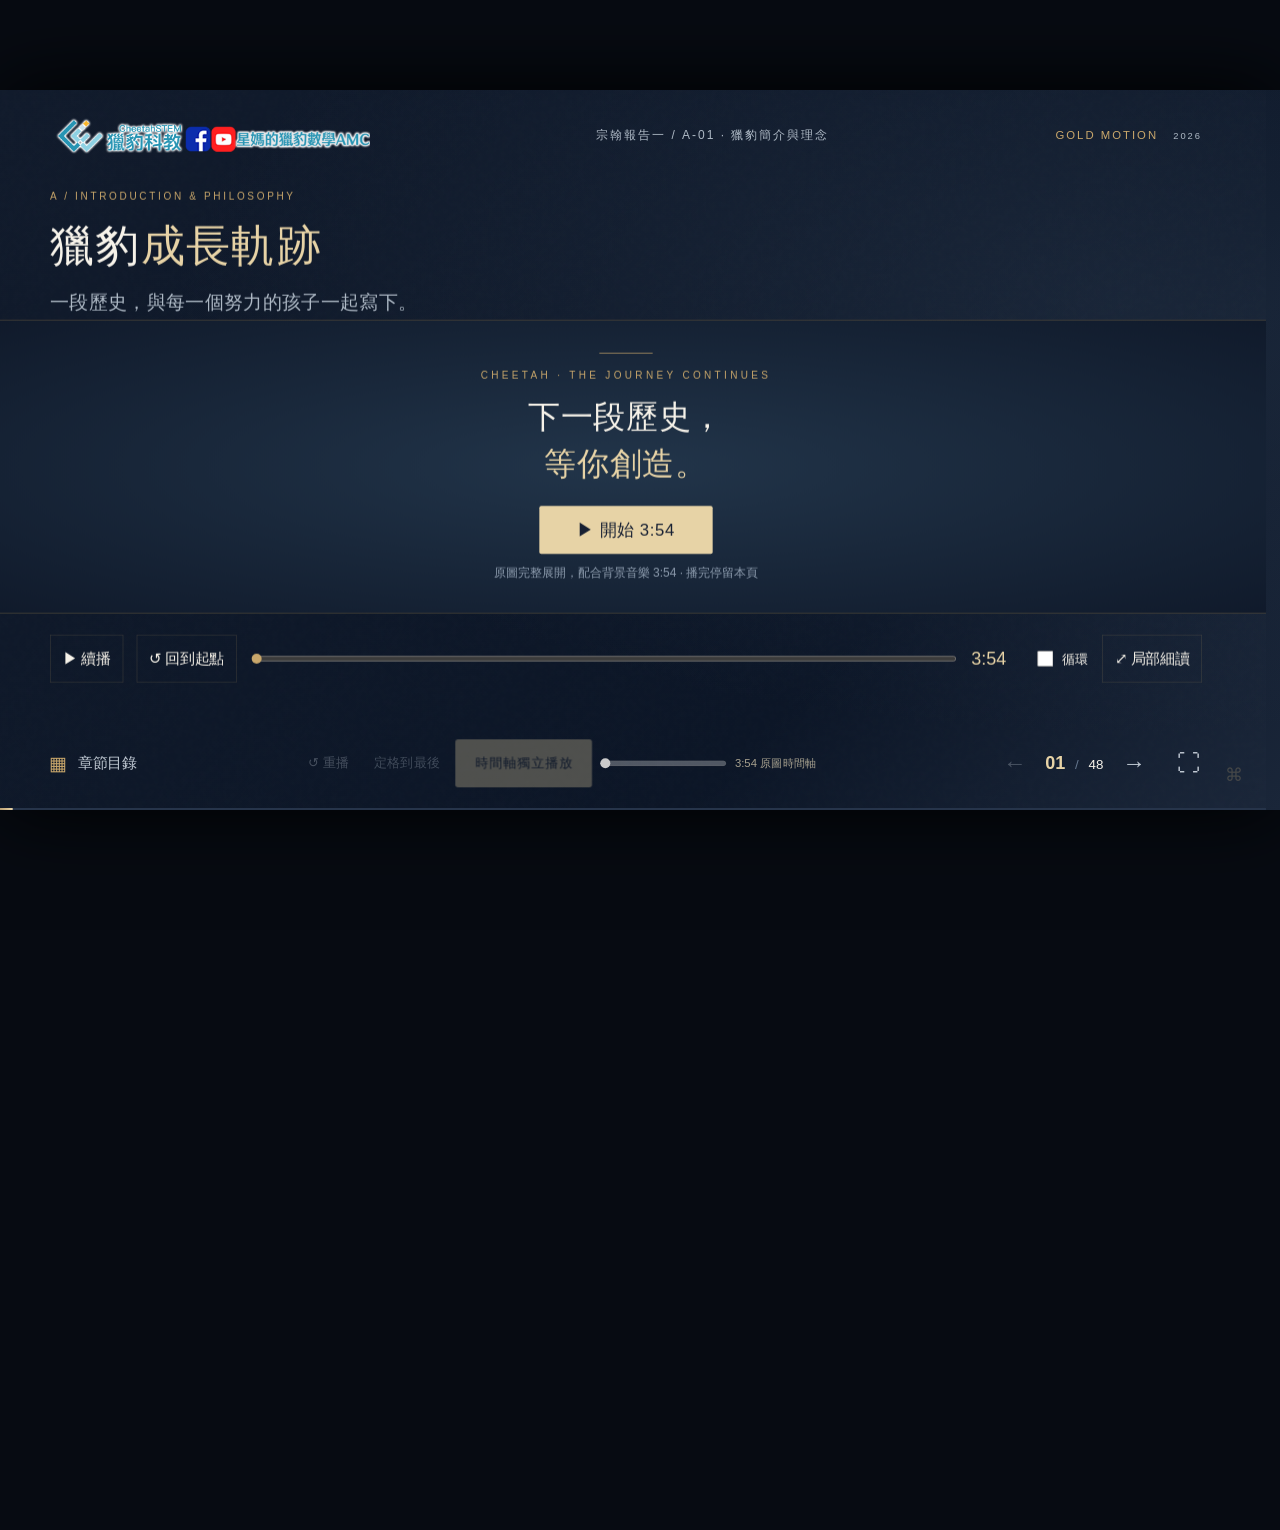
<file: index.html>
<!doctype html>
<html lang="zh-Hant">
<head>
  <meta charset="utf-8">
  <meta name="viewport" content="width=device-width, initial-scale=1, viewport-fit=cover">
  <meta name="theme-color" content="#080c12">
  <meta name="description" content="獵豹 × 文城家長說明會｜宗翰報告一與寒假課程互動簡報。">
  <meta name="apple-mobile-web-app-capable" content="yes">
  <meta name="apple-mobile-web-app-status-bar-style" content="black-translucent">
  <link rel="icon" href="data:image/svg+xml,%3Csvg xmlns='http://www.w3.org/2000/svg' viewBox='0 0 64 64'%3E%3Crect width='64' height='64' rx='12' fill='%23101a2b'/%3E%3Cpath d='M45 17H24L11 32l13 15h21M28 21l-9 11 9 11' fill='none' stroke='%23c9a76b' stroke-width='5'/%3E%3C/svg%3E">
  <link rel="manifest" href="manifest.webmanifest">
  <title>獵豹 × 文城｜家長說明會</title>
  <link rel="stylesheet" href="presentation.css">
  <link rel="stylesheet" href="motion-charts.css">
  <link rel="stylesheet" href="motion.css">
  <link rel="stylesheet" href="revision.css">
  <link rel="stylesheet" href="motion-v4.css">
  <script src="maps.js" defer></script>
  <script src="us-states.js" defer></script>
  <script src="content.js" defer></script>
  <script src="timeline-core.js" defer></script>
  <script src="media-config.js" defer></script>
  <script src="honors-data.js" defer></script>
  <script src="motion-charts.js" defer></script>
  <script src="motion-content.js" defer></script>
  <script src="revision-content.js" defer></script>
  <script src="motion-v4-content.js" defer></script>
  <script src="motion-v4-director.js" defer></script>
  <script src="presentation.js" defer></script>
<script>setTimeout(function(){document.documentElement.classList.add('stage-ready')},4000)</script>
</head>
<body>
  <main id="presentation" aria-label="獵豹科教家長講座簡報">
    <div id="stage">
      <header class="masthead"><a class="brand" href="#A-01" aria-label="回到 Timeline"><img src="assets/logo圖.png" alt="獵豹科教・星媽的獵豹數學AMC"></a><span id="chapter">宗翰報告一</span><span class="edition">GOLD MOTION <i>2026</i></span></header>
      <div id="slides"></div>
      <footer class="toolbar"><button id="contents" aria-label="開啟章節目錄"><span>▦</span> 章節目錄</button><div class="beat-controls"><button id="replay" aria-label="重播本頁動畫">↺ 重播</button><button id="show-all">定格到最後</button><button id="next-beat" class="gold-button">Ⅱ 暫停動畫</button><input class="motion-scrubber" id="scene-seek" type="range" min="0" max="1000" value="0" step="1" aria-label="本頁動畫進度"><span id="beat-count"></span></div><div class="page-controls"><button id="prev" aria-label="上一頁">←</button><span><b id="page">01</b><i> / </i><span id="total">26</span></span><button id="next" aria-label="下一頁">→</button><button id="fullscreen" aria-label="全螢幕">⛶</button></div></footer>
      <div class="progress"><span id="progress"></span></div>
      <button id="wake-controls" aria-label="顯示或隱藏控制列">⌘</button>
    </div>
  </main>
  <dialog id="menu" aria-label="章節目錄"><div class="dialog-header"><div><img class="dialog-brand" src="assets/logo圖.png" alt="獵豹科教・星媽的獵豹數學AMC"><h2>家長說明會 · 章節目錄</h2></div><button data-close aria-label="關閉目錄">✕</button></div><div class="menu-settings"><button id="mode-toggle">預覽模式：顯示缺件註記</button><button data-honors>全部榜單圖庫</button><button id="cache-offline">準備離線素材</button><button id="pause-all">停住當前畫面</button><a href="overview.html" target="_blank" rel="noopener">場景總覽 ↗</a></div><div id="menu-items"></div><p id="offline-status" aria-live="polite"></p><p class="menu-foot">← → 上一頁／下一頁 · Space 暫停／續播動畫 · G 目錄 · F 全螢幕 · Esc 關閉。圖片檢視內不啟用翻頁。</p></dialog>
  <dialog id="lightbox" aria-label="放大圖片"><div class="lightbox-bar"><span id="image-caption"></span><div id="image-presets"><button data-view="fit">全貌</button><button data-view="top">上段</button><button data-view="middle">中段</button><button data-view="bottom">下段</button></div><div><button id="zoom-out" aria-label="縮小圖片">−</button><button id="zoom-reset" aria-label="重設圖片大小">適合畫面</button><button id="zoom-in" aria-label="放大圖片">＋</button><button data-close aria-label="關閉圖片">✕</button></div></div><div id="image-scroll"><img id="large-image" alt="" draggable="false"></div></dialog>
  <dialog id="detail-dialog" aria-label="素材說明"><div class="dialog-header"><h2 id="detail-title"></h2><button data-close aria-label="關閉說明">✕</button></div><div id="detail-content"></div></dialog>
  <dialog id="honors-dialog" aria-label="完整榜單圖庫"><div class="dialog-header"><div><img class="dialog-brand" src="assets/logo圖.png" alt="獵豹科教・星媽的獵豹數學AMC"><h2>每一段努力，都值得被看見。</h2></div><button data-close aria-label="關閉榜單圖庫">✕</button></div><div class="honors-filters"><label>年份 <select id="honors-year"><option value="">全部年份</option></select></label><label>競賽／類別 <select id="honors-category"><option value="">全部類別</option></select></label><input id="honors-search" type="search" placeholder="搜尋學生、競賽或升學成果" aria-label="搜尋榜單"><span id="honors-count"></span></div><div id="honors-grid"></div><div class="honors-paging"><button id="honors-prev">← 上一批</button><span id="honors-page"></span><button id="honors-next">下一批 →</button></div><p class="honors-note">日期為原文發布日；競賽年度依原榜單。同圖、縮圖與重複檔名合併。縮圖按頁載入，點擊才開啟原圖。</p></dialog>
  <div class="rotate-note">建議將裝置橫放，享受完整簡報體驗。</div>
<input type="file" id="journey-file" accept="image/png,image/jpeg,image/webp" hidden>
<nav id="full-player" aria-label="全螢幕播放控制"><button id="full-prev" aria-label="全螢幕上一頁" title="上一頁">‹</button><button id="full-play" aria-label="播放或續播" title="播放／續播">▶</button><button id="full-pause" aria-label="暫停播放" title="暫停">Ⅱ</button><input id="fullscreen-seek" type="range" min="0" max="1000" value="0" step="1" aria-label="全螢幕播放進度"><button id="full-next" aria-label="全螢幕下一頁" title="下一頁">›</button><button id="full-exit" aria-label="退出全螢幕" title="退出全螢幕">⛶</button></nav>
</body>
</html>
</file>
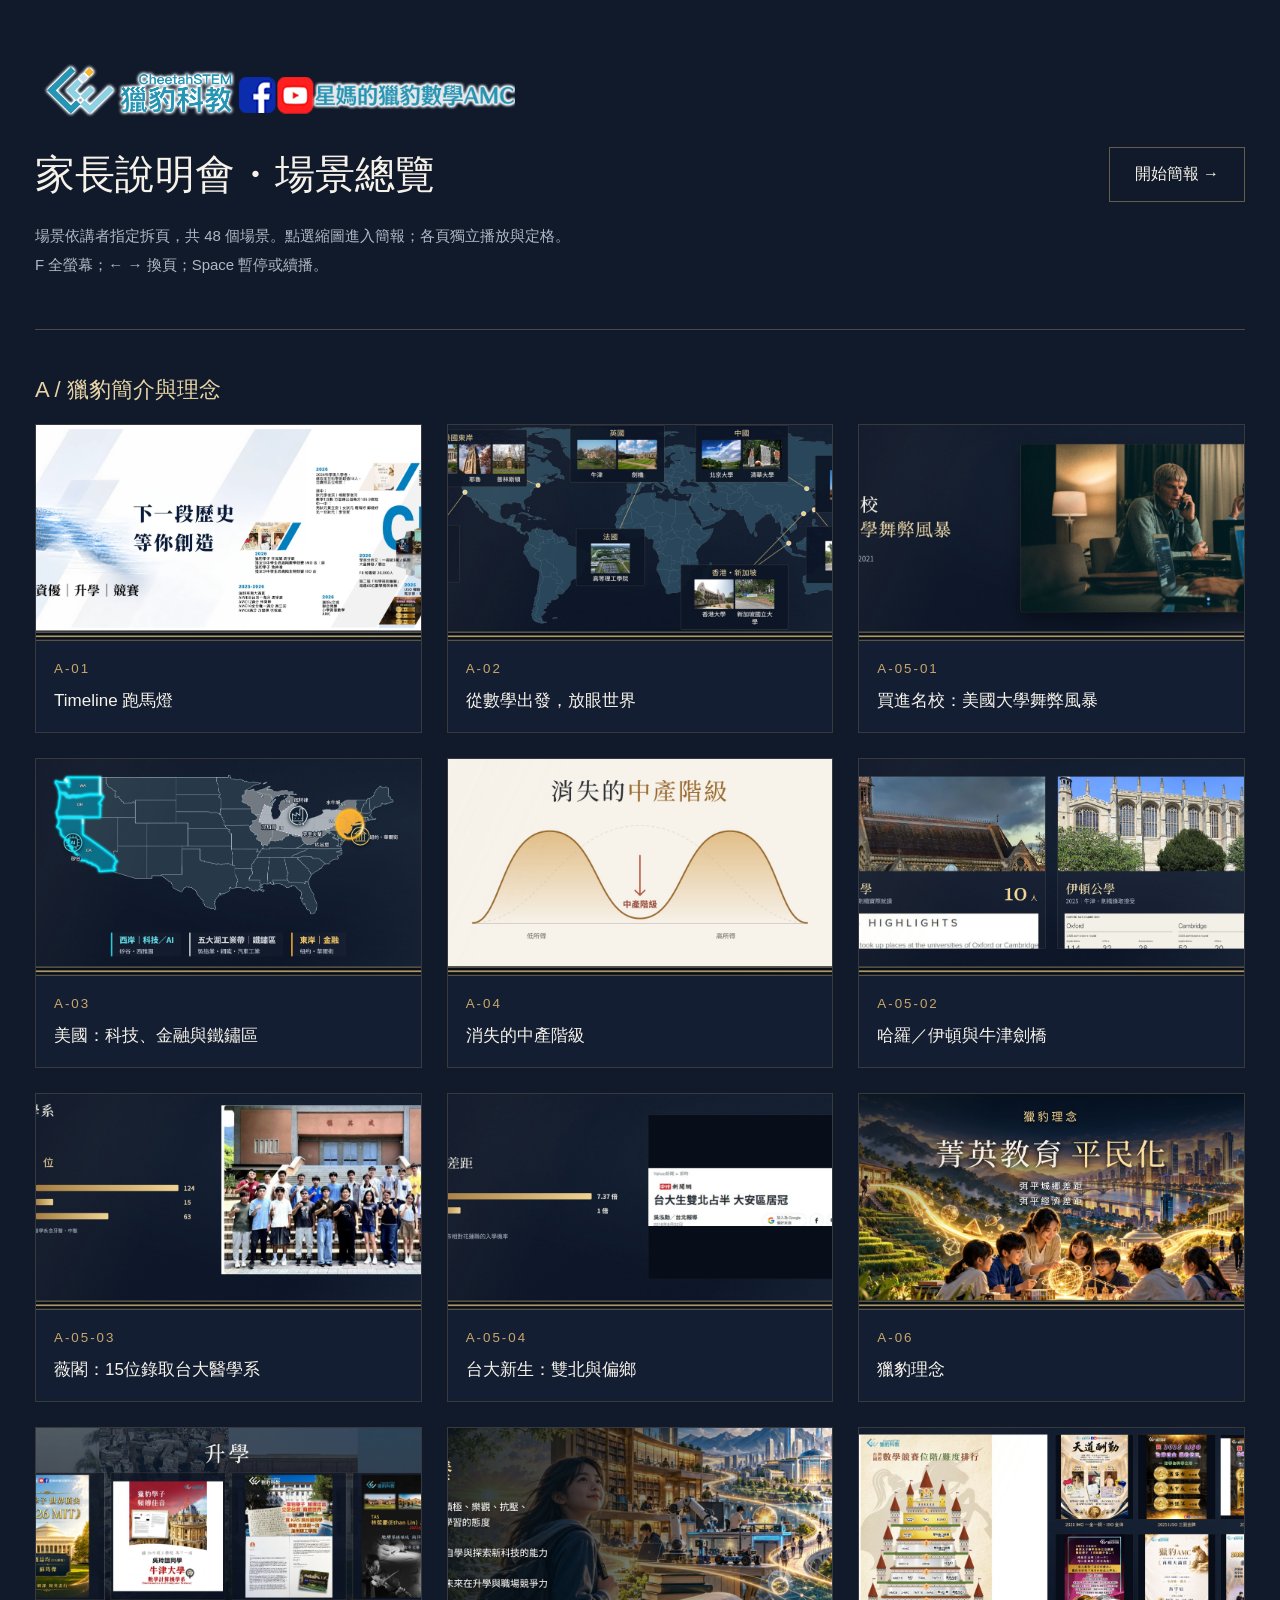
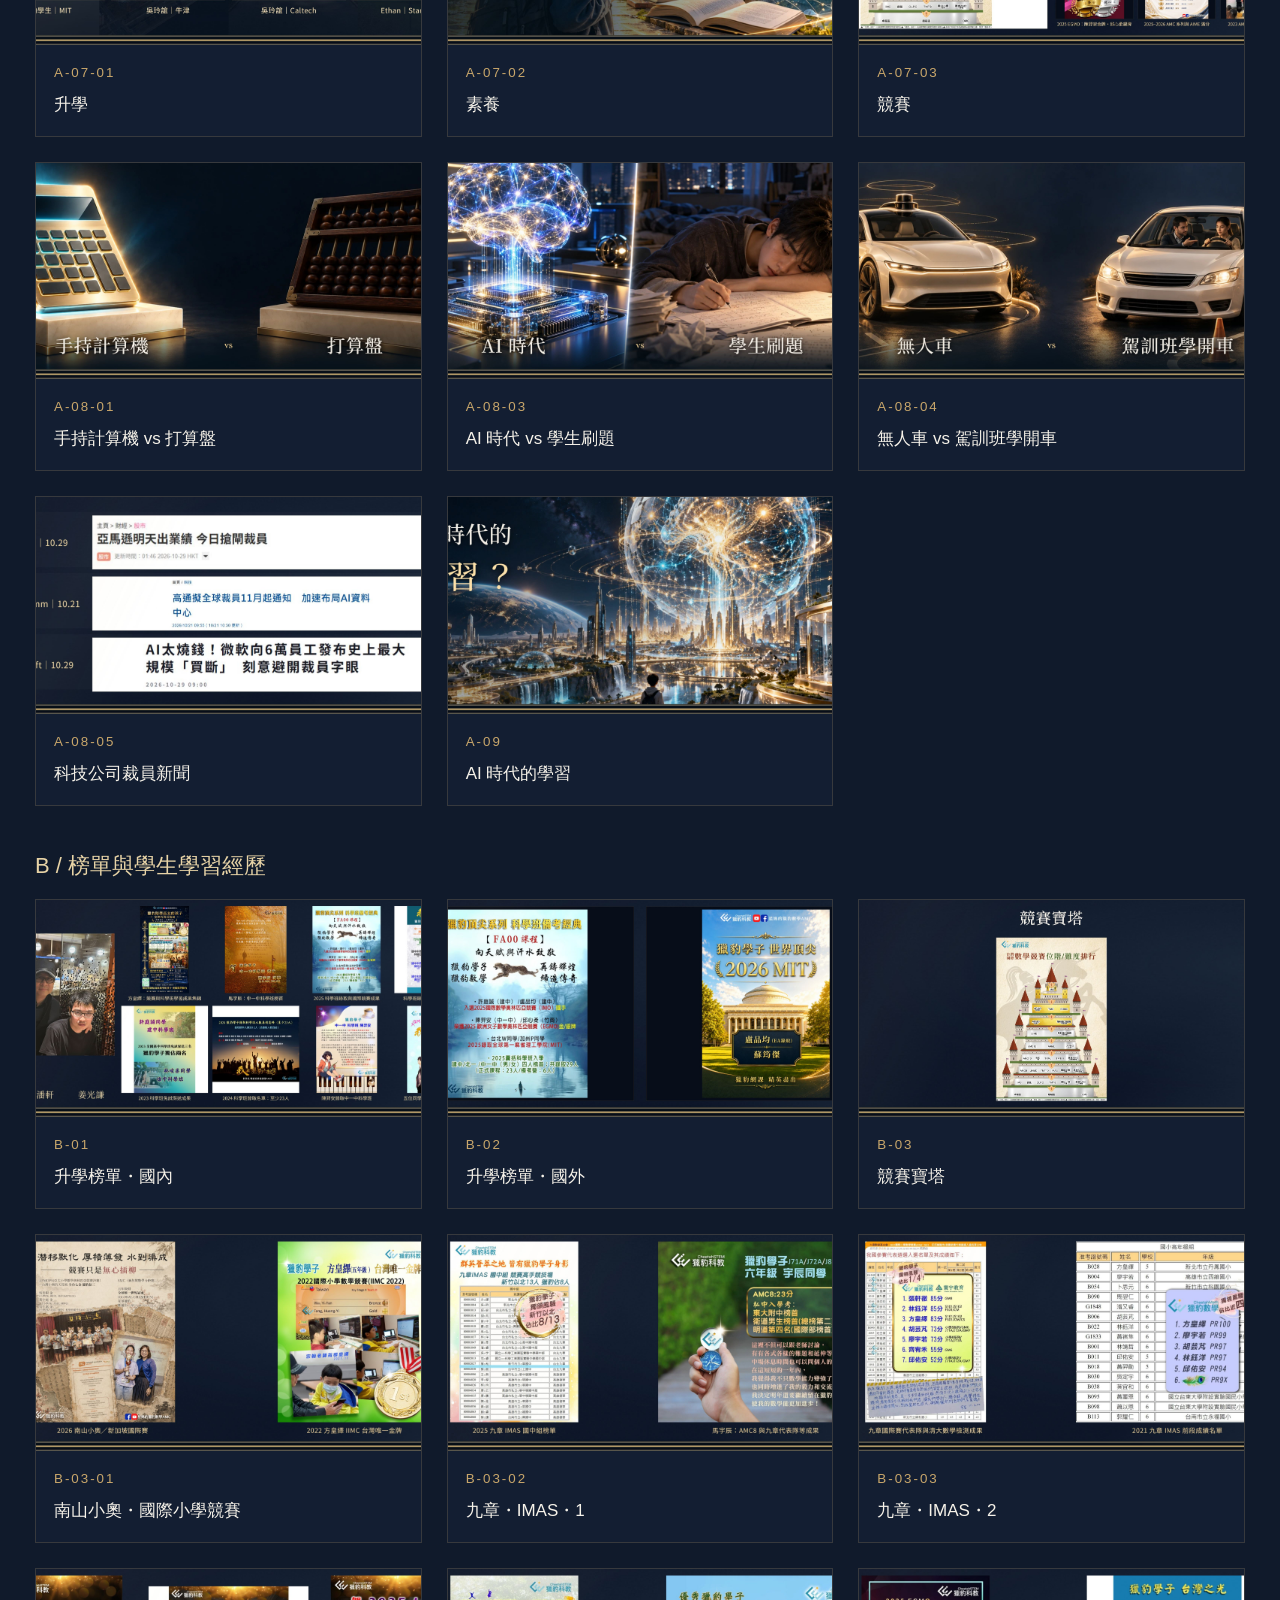
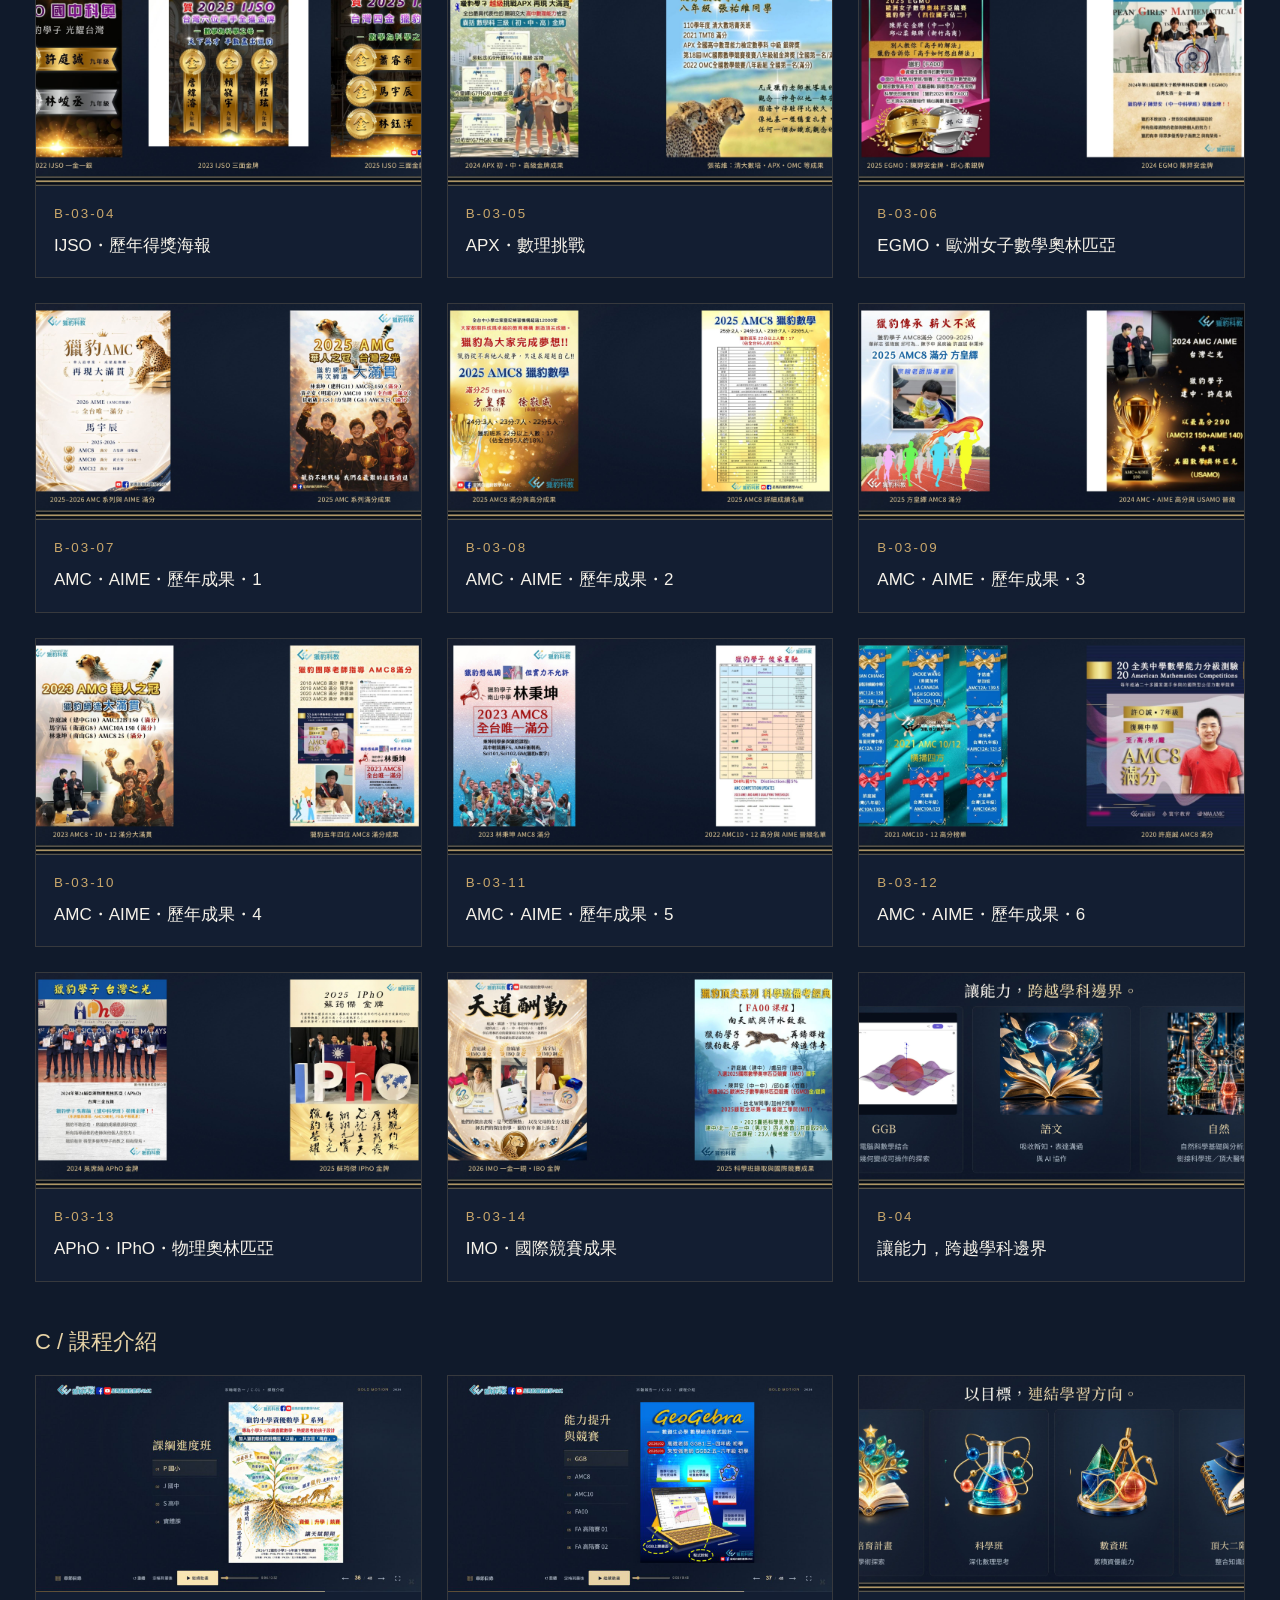
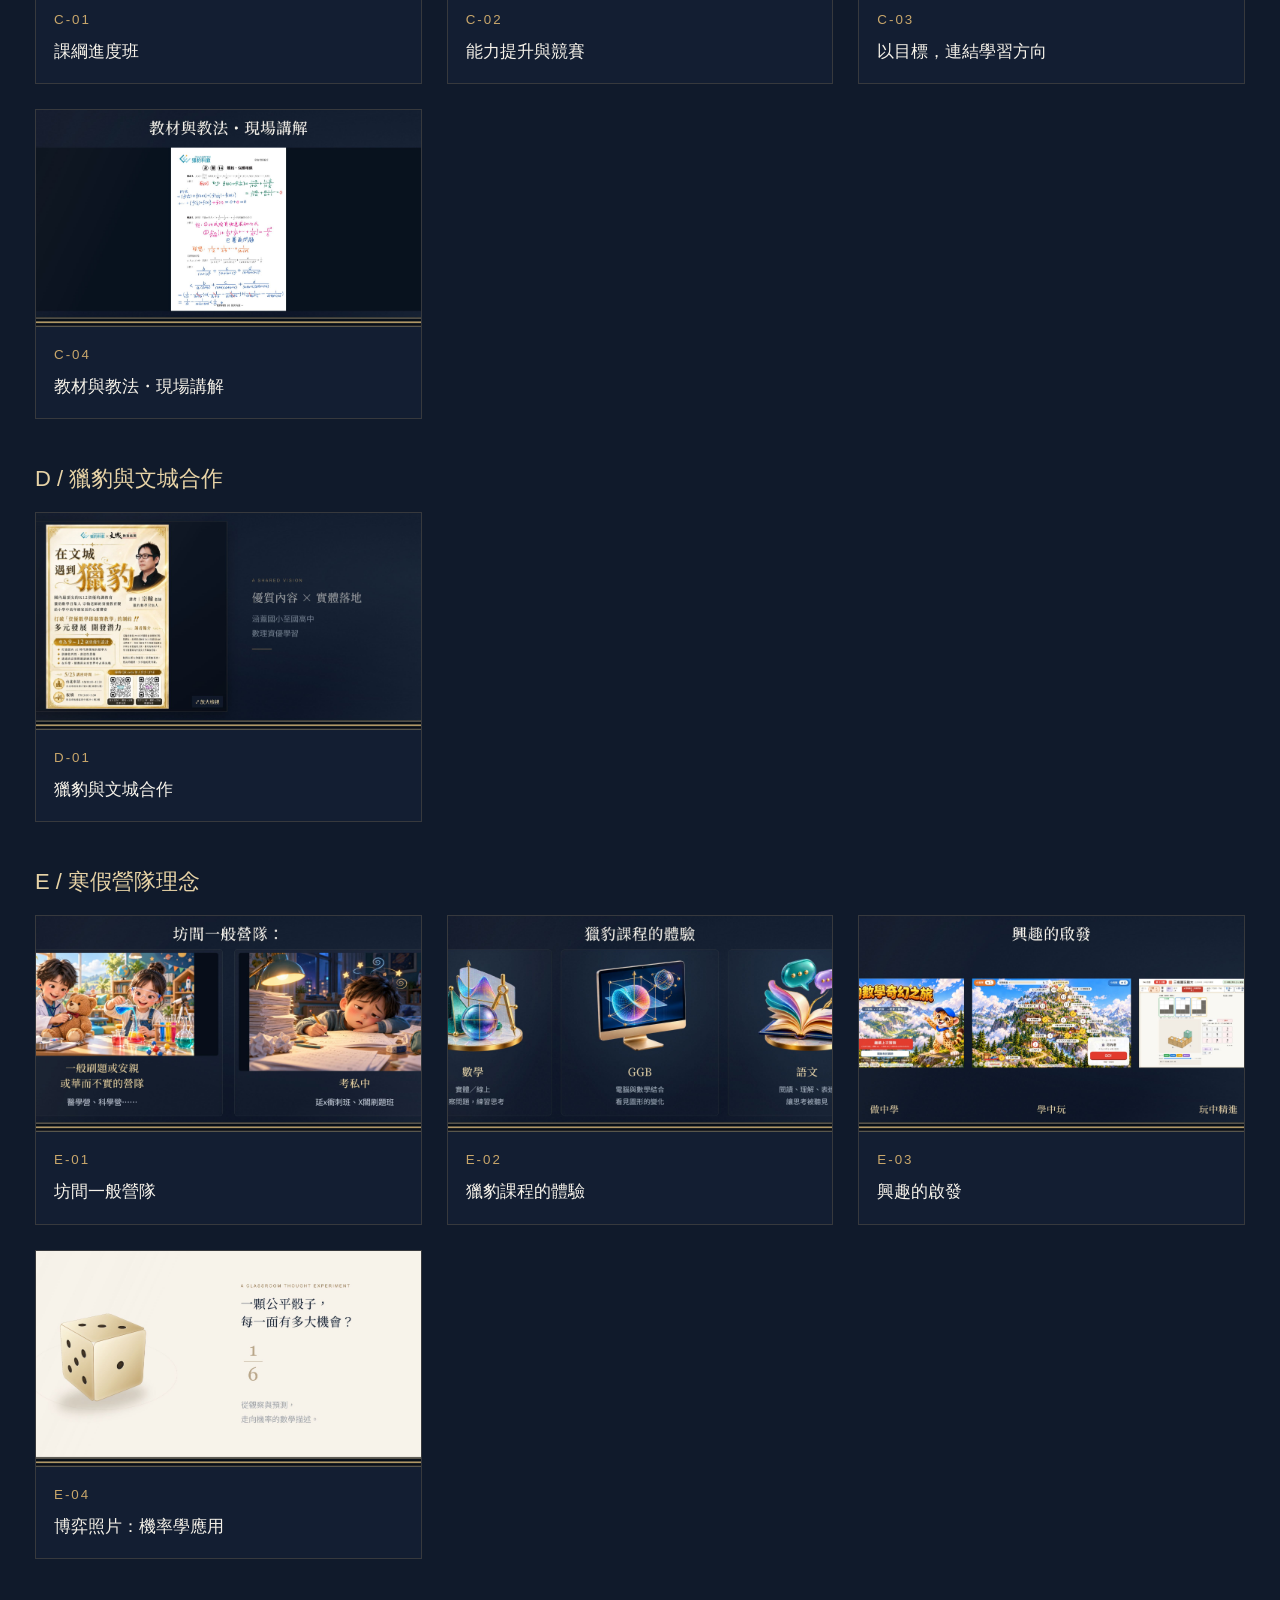
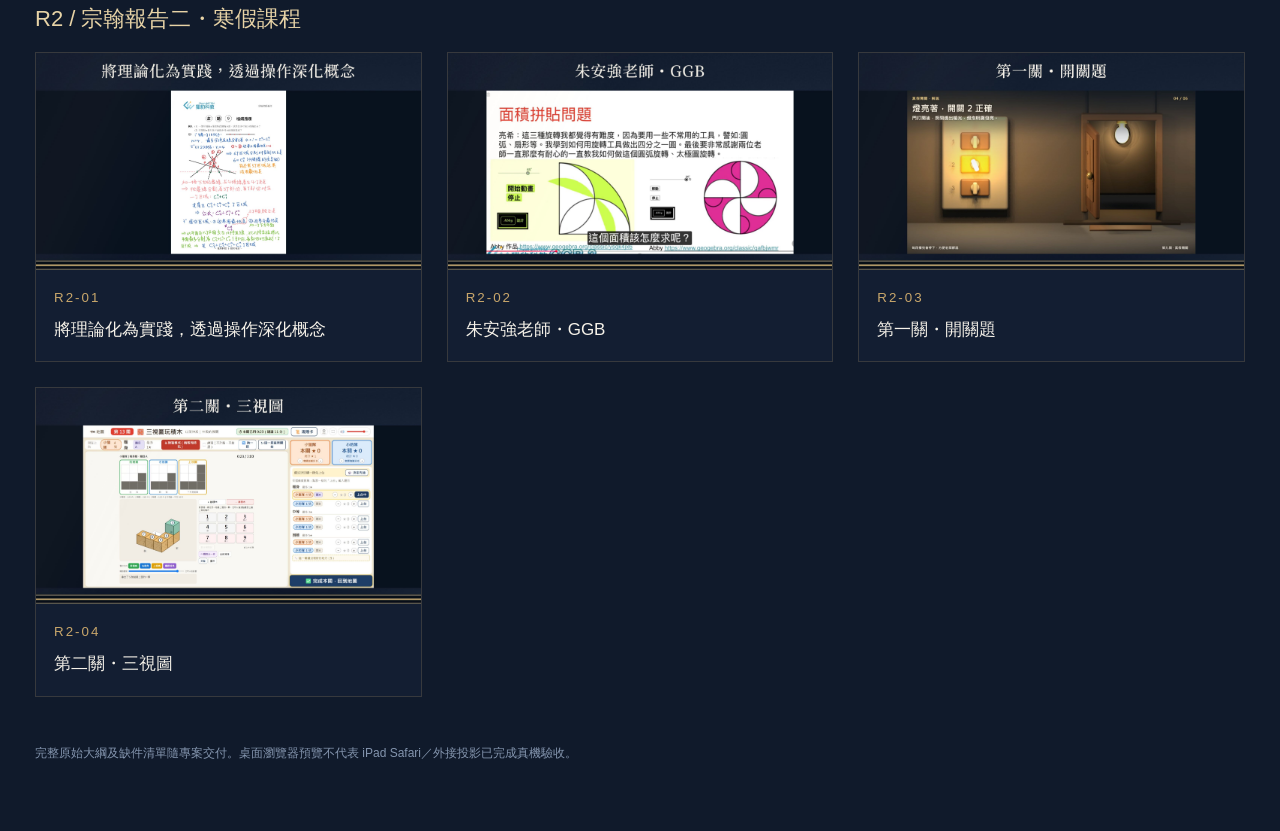
<file: overview.html>
<!doctype html><html lang="zh-Hant"><head><meta charset="utf-8"><meta name="viewport" content="width=device-width,initial-scale=1"><title>48 場景總覽｜獵豹 × 文城</title><style>*{box-sizing:border-box}body{margin:0;background:#101a2b;color:#f6f2e9;font-family:"Microsoft JhengHei",sans-serif}main{max-width:1440px;padding:55px 35px;margin:auto}header{display:flex;justify-content:space-between;align-items:center;gap:30px;border-bottom:1px solid #c9a76b55;padding-bottom:35px}small{color:#c9a76b;letter-spacing:2px}h1{font:40px "PMingLiU",serif;margin:20px 0}p{color:#aeb9c5;line-height:1.9;font-size:15px}a{color:inherit;text-decoration:none}header a{border:1px solid #c9a76b77;padding:16px 25px;white-space:nowrap}h2{font-size:22px;font-weight:500;margin-top:45px;color:#e7d3a6}.grid{display:grid;grid-template-columns:repeat(3,1fr);gap:25px}.card{border:1px solid #c9a76b33;background:#1c2b4344;display:block;transition:border-color .2s}.card:hover{border-color:#e7d3a6}.card img{display:block;width:100%;aspect-ratio:16/9;object-fit:cover}.card>div{padding:18px}.card h3{font-size:17px;line-height:1.6;font-weight:500;margin:10px 0 0}.note{font-size:12px;color:#8495ae;margin-top:45px}@media(max-width:950px){.grid{grid-template-columns:repeat(2,1fr)}}@media(max-width:600px){main{padding:30px 20px}.grid{grid-template-columns:1fr}header{display:block}header a{display:inline-block;margin-top:15px}h1{font-size:30px}}</style></head><body><main><header><div><img src="assets/logo圖.png" alt="獵豹科教・星媽的獵豹數學AMC" style="width:480px;max-width:100%;height:auto"><h1>家長說明會・場景總覽</h1><p>場景依講者指定拆頁，共 48 個場景。點選縮圖進入簡報；各頁獨立播放與定格。<br>F 全螢幕；← → 換頁；Space 暫停或續播。</p></div><a href="index.html#A-01">開始簡報 →</a></header><section><h2>A / 獵豹簡介與理念</h2><div class="grid"><a class="card" href="index.html#A-01"><img src="previews/A-01.jpg" alt="Timeline 跑馬燈" loading="lazy"><div><small>A-01</small><h3>Timeline 跑馬燈</h3></div></a><a class="card" href="index.html#A-02"><img src="previews/A-02.jpg" alt="從數學出發，放眼世界" loading="lazy"><div><small>A-02</small><h3>從數學出發，放眼世界</h3></div></a><a class="card" href="index.html#A-05-01"><img src="previews/A-05-01.jpg" alt="買進名校：美國大學舞弊風暴" loading="lazy"><div><small>A-05-01</small><h3>買進名校：美國大學舞弊風暴</h3></div></a><a class="card" href="index.html#A-03"><img src="previews/A-03.jpg" alt="美國：科技、金融與鐵鏽區" loading="lazy"><div><small>A-03</small><h3>美國：科技、金融與鐵鏽區</h3></div></a><a class="card" href="index.html#A-04"><img src="previews/A-04.jpg" alt="消失的中產階級" loading="lazy"><div><small>A-04</small><h3>消失的中產階級</h3></div></a><a class="card" href="index.html#A-05-02"><img src="previews/A-05-02.jpg" alt="哈羅／伊頓與牛津劍橋" loading="lazy"><div><small>A-05-02</small><h3>哈羅／伊頓與牛津劍橋</h3></div></a><a class="card" href="index.html#A-05-03"><img src="previews/A-05-03.jpg" alt="薇閣：15位錄取台大醫學系" loading="lazy"><div><small>A-05-03</small><h3>薇閣：15位錄取台大醫學系</h3></div></a><a class="card" href="index.html#A-05-04"><img src="previews/A-05-04.jpg" alt="台大新生：雙北與偏鄉" loading="lazy"><div><small>A-05-04</small><h3>台大新生：雙北與偏鄉</h3></div></a><a class="card" href="index.html#A-06"><img src="previews/A-06.jpg" alt="獵豹理念" loading="lazy"><div><small>A-06</small><h3>獵豹理念</h3></div></a><a class="card" href="index.html#A-07-01"><img src="previews/A-07-01.jpg" alt="升學" loading="lazy"><div><small>A-07-01</small><h3>升學</h3></div></a><a class="card" href="index.html#A-07-02"><img src="previews/A-07-02.jpg" alt="素養" loading="lazy"><div><small>A-07-02</small><h3>素養</h3></div></a><a class="card" href="index.html#A-07-03"><img src="previews/A-07-03.jpg" alt="競賽" loading="lazy"><div><small>A-07-03</small><h3>競賽</h3></div></a><a class="card" href="index.html#A-08-01"><img src="previews/A-08-01.jpg" alt="手持計算機 vs 打算盤" loading="lazy"><div><small>A-08-01</small><h3>手持計算機 vs 打算盤</h3></div></a><a class="card" href="index.html#A-08-03"><img src="previews/A-08-03.jpg" alt="AI 時代 vs 學生刷題" loading="lazy"><div><small>A-08-03</small><h3>AI 時代 vs 學生刷題</h3></div></a><a class="card" href="index.html#A-08-04"><img src="previews/A-08-04.jpg" alt="無人車 vs 駕訓班學開車" loading="lazy"><div><small>A-08-04</small><h3>無人車 vs 駕訓班學開車</h3></div></a><a class="card" href="index.html#A-08-05"><img src="previews/A-08-05.jpg" alt="科技公司裁員新聞" loading="lazy"><div><small>A-08-05</small><h3>科技公司裁員新聞</h3></div></a><a class="card" href="index.html#A-09"><img src="previews/A-09.jpg" alt="AI 時代的學習" loading="lazy"><div><small>A-09</small><h3>AI 時代的學習</h3></div></a></div></section><section><h2>B / 榜單與學生學習經歷</h2><div class="grid"><a class="card" href="index.html#B-01"><img src="previews/B-01.jpg" alt="升學榜單・國內" loading="lazy"><div><small>B-01</small><h3>升學榜單・國內</h3></div></a><a class="card" href="index.html#B-02"><img src="previews/B-02.jpg" alt="升學榜單・國外" loading="lazy"><div><small>B-02</small><h3>升學榜單・國外</h3></div></a><a class="card" href="index.html#B-03"><img src="previews/B-03.jpg" alt="競賽寶塔" loading="lazy"><div><small>B-03</small><h3>競賽寶塔</h3></div></a><a class="card" href="index.html#B-03-01"><img src="previews/B-03-01.jpg" alt="南山小奧・國際小學競賽" loading="lazy"><div><small>B-03-01</small><h3>南山小奧・國際小學競賽</h3></div></a><a class="card" href="index.html#B-03-02"><img src="previews/B-03-02.jpg" alt="九章・IMAS・1" loading="lazy"><div><small>B-03-02</small><h3>九章・IMAS・1</h3></div></a><a class="card" href="index.html#B-03-03"><img src="previews/B-03-03.jpg" alt="九章・IMAS・2" loading="lazy"><div><small>B-03-03</small><h3>九章・IMAS・2</h3></div></a><a class="card" href="index.html#B-03-04"><img src="previews/B-03-04.jpg" alt="IJSO・歷年得獎海報" loading="lazy"><div><small>B-03-04</small><h3>IJSO・歷年得獎海報</h3></div></a><a class="card" href="index.html#B-03-05"><img src="previews/B-03-05.jpg" alt="APX・數理挑戰" loading="lazy"><div><small>B-03-05</small><h3>APX・數理挑戰</h3></div></a><a class="card" href="index.html#B-03-06"><img src="previews/B-03-06.jpg" alt="EGMO・歐洲女子數學奧林匹亞" loading="lazy"><div><small>B-03-06</small><h3>EGMO・歐洲女子數學奧林匹亞</h3></div></a><a class="card" href="index.html#B-03-07"><img src="previews/B-03-07.jpg" alt="AMC・AIME・歷年成果・1" loading="lazy"><div><small>B-03-07</small><h3>AMC・AIME・歷年成果・1</h3></div></a><a class="card" href="index.html#B-03-08"><img src="previews/B-03-08.jpg" alt="AMC・AIME・歷年成果・2" loading="lazy"><div><small>B-03-08</small><h3>AMC・AIME・歷年成果・2</h3></div></a><a class="card" href="index.html#B-03-09"><img src="previews/B-03-09.jpg" alt="AMC・AIME・歷年成果・3" loading="lazy"><div><small>B-03-09</small><h3>AMC・AIME・歷年成果・3</h3></div></a><a class="card" href="index.html#B-03-10"><img src="previews/B-03-10.jpg" alt="AMC・AIME・歷年成果・4" loading="lazy"><div><small>B-03-10</small><h3>AMC・AIME・歷年成果・4</h3></div></a><a class="card" href="index.html#B-03-11"><img src="previews/B-03-11.jpg" alt="AMC・AIME・歷年成果・5" loading="lazy"><div><small>B-03-11</small><h3>AMC・AIME・歷年成果・5</h3></div></a><a class="card" href="index.html#B-03-12"><img src="previews/B-03-12.jpg" alt="AMC・AIME・歷年成果・6" loading="lazy"><div><small>B-03-12</small><h3>AMC・AIME・歷年成果・6</h3></div></a><a class="card" href="index.html#B-03-13"><img src="previews/B-03-13.jpg" alt="APhO・IPhO・物理奧林匹亞" loading="lazy"><div><small>B-03-13</small><h3>APhO・IPhO・物理奧林匹亞</h3></div></a><a class="card" href="index.html#B-03-14"><img src="previews/B-03-14.jpg" alt="IMO・國際競賽成果" loading="lazy"><div><small>B-03-14</small><h3>IMO・國際競賽成果</h3></div></a><a class="card" href="index.html#B-04"><img src="previews/B-04.jpg" alt="讓能力，跨越學科邊界" loading="lazy"><div><small>B-04</small><h3>讓能力，跨越學科邊界</h3></div></a></div></section><section><h2>C / 課程介紹</h2><div class="grid"><a class="card" href="index.html#C-01"><img src="previews/C-01.jpg" alt="課綱進度班" loading="lazy"><div><small>C-01</small><h3>課綱進度班</h3></div></a><a class="card" href="index.html#C-02"><img src="previews/C-02.jpg" alt="能力提升與競賽" loading="lazy"><div><small>C-02</small><h3>能力提升與競賽</h3></div></a><a class="card" href="index.html#C-03"><img src="previews/C-03.jpg" alt="以目標，連結學習方向" loading="lazy"><div><small>C-03</small><h3>以目標，連結學習方向</h3></div></a><a class="card" href="index.html#C-04"><img src="previews/C-04.jpg" alt="教材與教法・現場講解" loading="lazy"><div><small>C-04</small><h3>教材與教法・現場講解</h3></div></a></div></section><section><h2>D / 獵豹與文城合作</h2><div class="grid"><a class="card" href="index.html#D-01"><img src="previews/D-01.jpg" alt="獵豹與文城合作" loading="lazy"><div><small>D-01</small><h3>獵豹與文城合作</h3></div></a></div></section><section><h2>E / 寒假營隊理念</h2><div class="grid"><a class="card" href="index.html#E-01"><img src="previews/E-01.jpg" alt="坊間一般營隊" loading="lazy"><div><small>E-01</small><h3>坊間一般營隊</h3></div></a><a class="card" href="index.html#E-02"><img src="previews/E-02.jpg" alt="獵豹課程的體驗" loading="lazy"><div><small>E-02</small><h3>獵豹課程的體驗</h3></div></a><a class="card" href="index.html#E-03"><img src="previews/E-03.jpg" alt="興趣的啟發" loading="lazy"><div><small>E-03</small><h3>興趣的啟發</h3></div></a><a class="card" href="index.html#E-04"><img src="previews/E-04.jpg" alt="博弈照片：機率學應用" loading="lazy"><div><small>E-04</small><h3>博弈照片：機率學應用</h3></div></a></div></section><section><h2>R2 / 宗翰報告二・寒假課程</h2><div class="grid"><a class="card" href="index.html#R2-01"><img src="previews/R2-01.jpg" alt="將理論化為實踐，透過操作深化概念" loading="lazy"><div><small>R2-01</small><h3>將理論化為實踐，透過操作深化概念</h3></div></a><a class="card" href="index.html#R2-02"><img src="previews/R2-02.jpg" alt="朱安強老師・GGB" loading="lazy"><div><small>R2-02</small><h3>朱安強老師・GGB</h3></div></a><a class="card" href="index.html#R2-03"><img src="previews/R2-03.jpg" alt="第一關・開關題" loading="lazy"><div><small>R2-03</small><h3>第一關・開關題</h3></div></a><a class="card" href="index.html#R2-04"><img src="previews/R2-04.jpg" alt="第二關・三視圖" loading="lazy"><div><small>R2-04</small><h3>第二關・三視圖</h3></div></a></div></section><p class="note">完整原始大綱及缺件清單隨專案交付。桌面瀏覽器預覽不代表 iPad Safari／外接投影已完成真機驗收。</p></main></body></html>
</file>
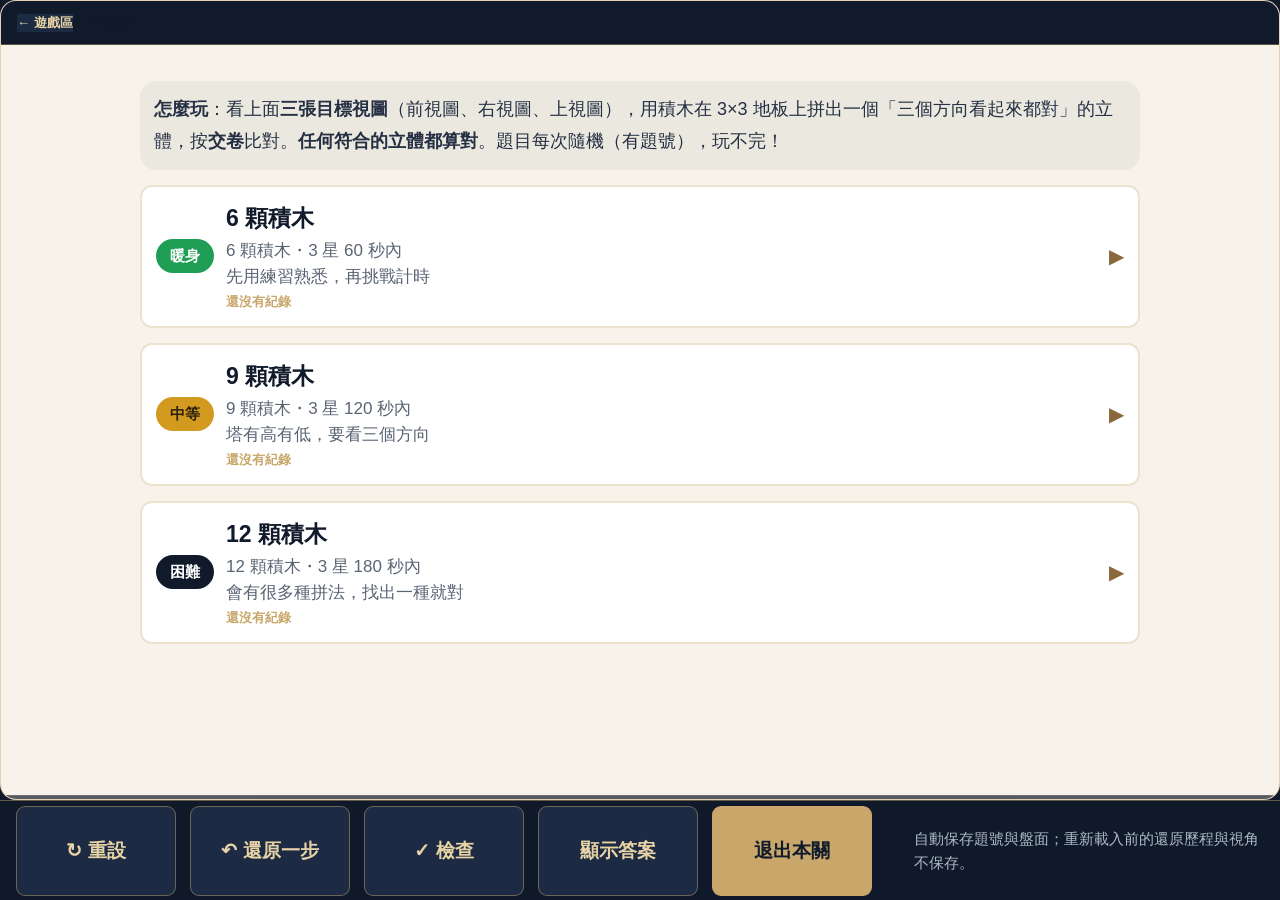
<file: games/views.html>
<!doctype html>
<html lang="zh-Hant">
<head>
<meta charset="utf-8"><meta name="viewport" content="width=device-width,initial-scale=1,viewport-fit=cover">
<title>三視圖對戰｜獵豹數學奇幻之旅</title>
<link rel="stylesheet" href="assets/css/styles.css">
<link rel="stylesheet" href="assets/play/play.css">
<link rel="stylesheet" href="assets/play/play-game.css">
<link rel="stylesheet" href="views-frame.css">
<script src="views-bridge.js"></script>
<script src="assets/play/play-core.js" defer></script>
<script src="assets/play/play-game.js" defer></script>
<script src="assets/play/games/views-rules.js" defer></script>
<script src="assets/play/games/game-views.js" defer></script>
</head>
<body><main class="play-wrap"><div id="play-root"><noscript>請開啟 JavaScript 使用三視圖互動。</noscript></div></main></body>
</html>
</file>
<file: presentation.css>
@charset "UTF-8";
:root{--navy:#101a2b;--blue:#1c2b43;--gold:#c9a76b;--lightgold:#e7d3a6;--ivory:#f7f3eb;--white:#f6f2e9;--gray:#aeb9c5;--line:#c9a76b33;--tap:72px;--serif:"Noto Serif TC","Songti TC","PMingLiU",serif;--sans:"Noto Sans TC","Microsoft JhengHei","PingFang TC",sans-serif}
*{box-sizing:border-box}html,body{margin:0;height:100%;width:100%;overflow:hidden;background:#070b12;color:var(--white);font-family:var(--sans)}button,a,input{-webkit-tap-highlight-color:transparent}button{font:inherit;color:inherit;border:0;background:transparent;cursor:pointer;touch-action:manipulation}button:disabled{opacity:.3;cursor:default}button:focus-visible,a:focus-visible,input:focus-visible{outline:3px solid var(--lightgold);outline-offset:5px}a{color:inherit;text-decoration:none}a:hover{color:var(--lightgold)}#presentation{height:100%;width:100%;display:grid;place-items:center}#stage{position:relative;width:1920px;height:1080px;flex-shrink:0;overflow:hidden;transform-origin:center;background:radial-gradient(ellipse at 90% 35%,#23344a55,transparent 50%),var(--navy);box-shadow:0 0 120px #000;isolation:isolate}#stage:before{content:"";position:absolute;inset:0;opacity:.025;pointer-events:none;background-image:url("data:image/svg+xml,%3Csvg viewBox='0 0 160 160' xmlns='http://www.w3.org/2000/svg'%3E%3Cfilter id='n'%3E%3CfeTurbulence type='fractalNoise' baseFrequency='.75' numOctaves='3' stitchTiles='stitch'/%3E%3C/filter%3E%3Cpath filter='url(%23n)' opacity='.7' d='M0 0h160v160H0z'/%3E%3C/svg%3E");z-index:0}.masthead{position:absolute;left:96px;right:96px;top:35px;height:65px;display:flex;align-items:center;justify-content:space-between;z-index:4;transition:opacity .3s}.brand{display:flex;gap:20px;align-items:center;letter-spacing:3px;font:24px Arial}.brand img{width:130px;height:62px;object-fit:contain;background:#fff;padding:4px 7px;border-radius:2px}.brand b{color:var(--gold);font-weight:400}#chapter{color:var(--gray);letter-spacing:3px;font-size:18px}.edition{color:var(--gold);font:17px Arial;letter-spacing:3px}.edition i{font-size:14px;font-style:normal;color:var(--gray);margin-left:15px}#slides{position:absolute;inset:130px 0 145px;z-index:1}.slide{position:absolute;inset:0;padding:20px 96px 40px;opacity:0;visibility:hidden;transform:translateX(25px);transition:opacity .4s,transform .5s cubic-bezier(.22,.8,.2,1),visibility .4s;overflow:hidden}.slide.active{opacity:1;visibility:visible;transform:none}.slide.before{transform:translateX(-25px)}h1,h2,h3,p{margin:0}.slide h1{font:500 66px/1.35 var(--serif);letter-spacing:2px}.slide h2{font:500 42px/1.45 var(--serif);letter-spacing:1px}.slide p{font-size:28px;line-height:1.85;color:var(--gray)}.eyebrow{display:block;font:15px Arial;letter-spacing:4px;color:var(--gold);margin-bottom:22px}.gold{color:var(--lightgold)}.lead{font-size:29px!important;line-height:1.8;margin-top:22px}.scene-heading{margin-bottom:35px}.scene-heading .lead{margin-top:14px}.gold-rule{width:74px;height:2px;background:var(--gold);margin:32px 0}.source-line{position:absolute;left:96px;right:96px;bottom:0;font-size:20px;line-height:1.5;color:#95a3b5}.source-line a{border-bottom:1px solid #9e875642}.subtle{display:block;font-size:21px;line-height:1.7;color:var(--gray);margin-top:22px}.toolbar{position:absolute;left:80px;right:80px;bottom:21px;display:flex;align-items:center;justify-content:space-between;height:105px;gap:20px;z-index:5;transition:opacity .35s,translate .35s}.toolbar button{min-width:var(--tap);min-height:var(--tap);font-size:22px;padding:10px 15px;color:#c0c9d3;border-radius:4px}.toolbar button:hover{background:#e7d3a60b;color:var(--lightgold)}#contents>span{font-size:29px;vertical-align:-3px;color:var(--gold);margin-right:10px}.beat-controls{display:flex;align-items:center;gap:20px}.gold-button{background:var(--lightgold);color:#172033!important;min-height:var(--tap);padding:17px 32px;font-size:25px;border-radius:3px;display:inline-flex;align-items:center;justify-content:center;gap:30px;letter-spacing:1px}.gold-button:hover{filter:brightness(1.08);background:var(--lightgold)!important}#next-beat{padding:15px 25px;min-width:220px}#beat-count{font:20px Arial;color:#8d9cae;min-width:50px}.page-controls{display:flex;align-items:center;gap:17px;font-family:Arial}.page-controls button{font-size:35px}.page-controls b{font-size:27px;color:var(--lightgold)}.page-controls i{font-style:normal;color:#65768e;margin:0 9px}.page-controls>span{font-size:20px}.progress{position:absolute;bottom:0;left:0;right:0;height:3px;background:#26344a;z-index:6}.progress span{display:block;height:100%;background:linear-gradient(90deg,#89683b,var(--lightgold));transition:width .35s}#wake-controls{position:absolute;right:12px;bottom:16px;z-index:7;color:#d0b47c77;min-width:var(--tap);min-height:var(--tap);font-size:27px;opacity:.5}.clean .toolbar,.clean .masthead{opacity:0;pointer-events:none}.clean .toolbar{translate:0 20px}.beat{opacity:.08;transform:translateY(14px);transition:opacity .5s,transform .55s;pointer-events:none}.beat.visible{opacity:1;transform:none;pointer-events:auto}.beat.map-dot{opacity:0}.beat.map-dot.visible{opacity:1}.pending{border:1px dashed #c9a76b55;background:#c9a76b08;padding:16px 20px;margin-top:22px;text-align:left;border-radius:3px;max-width:760px}.pending>span{display:block;color:var(--gold);font-size:16px;letter-spacing:2px;margin-bottom:8px}.pending strong{display:block;font-size:23px;font-weight:500;color:#dbc89f}.pending p{font-size:19px;line-height:1.6;margin-top:8px;color:#8c9aac}.show-mode .pending{display:none}.line-art{color:var(--gold);height:180px;width:220px;display:block}.outline-button,.text-button{border:1px solid var(--line);padding:14px 24px;min-height:var(--tap);font-size:23px;color:var(--lightgold)}.text-button{border:0;padding-left:0}.outline-button:hover{background:#c9a76b13}.three-columns{display:grid;grid-template-columns:repeat(3,1fr);gap:42px}.feature-card{border-top:1px solid var(--line);position:relative;min-height:560px;padding:28px 34px;background:linear-gradient(180deg,#c9a76b04,transparent)}.card-no{position:absolute;right:30px;top:25px;font:54px Georgia;color:#c9a76b44}.feature-card .line-art{height:195px;margin:10px 0 35px}.feature-card h2{font-size:44px;margin-bottom:20px}.feature-card p{font-size:27px;line-height:1.9}.poster{position:relative;display:block;width:100%;height:100%;padding:10px;background:#080f1a;border:1px solid var(--line);cursor:zoom-in;overflow:hidden;min-height:0}.poster img{height:100%;width:100%;object-fit:contain;display:block;transition:transform .45s}.poster:hover img{transform:scale(1.01)}.image-zoom{position:absolute;right:15px;bottom:15px;background:#101a2be8;color:var(--lightgold);padding:8px 13px;font-size:18px;pointer-events:none}
.timeline-window{position:absolute;top:180px;left:0;right:0;height:475px;border-top:1px solid #c9a76b55;border-bottom:1px solid #c9a76b55;background:#0b1321;overflow:hidden}.timeline-window>img{position:absolute;height:473px;width:auto;max-width:none;will-change:transform;transform:translateX(1920px);pointer-events:none}.timeline-start{position:absolute;inset:0;display:flex;align-items:center;flex-direction:column;justify-content:center;background:radial-gradient(ellipse at center,#22354a,#101a2b)}.timeline-start-rule{width:80px;background:var(--gold);height:1px;margin-bottom:24px}.timeline-start>span{font:15px Arial;letter-spacing:5px;color:var(--gold);margin-bottom:20px}.timeline-start h2{font:48px/1.45 var(--serif);text-align:center}.timeline-start em{font-style:normal;color:var(--lightgold)}.timeline-start button{margin-top:28px;min-width:260px}.timeline-start small{color:#8d9cae;font-size:18px;margin-top:16px}.timeline-start[hidden]{display:none}.timeline-controls{position:absolute;bottom:44px;left:96px;right:96px;display:flex;align-items:center;gap:20px}.timeline-controls button{min-height:var(--tap);padding:12px 18px;border:1px solid var(--line);font-size:22px}.timeline-controls input[type=range]{flex:1;min-width:100px;accent-color:var(--gold);height:var(--tap)}.timeline-controls output{font:27px Arial;color:var(--lightgold);width:75px}.timeline-controls label{font-size:20px;display:flex;align-items:center;gap:10px}.timeline-controls input[type=checkbox]{width:24px;height:24px;accent-color:var(--gold)}.clean .timeline-controls{opacity:0;pointer-events:none}
.world-layout{display:grid;grid-template-columns:1.55fr 1fr;gap:45px;align-items:center}.map-wrap{position:relative;padding-bottom:40px}.map{width:100%;height:auto;display:block}.map-land{fill:#28405a;stroke:#69809766;stroke-width:.5}.map-dot circle{fill:var(--lightgold)}.map-dot .halo{fill:none;stroke:var(--gold);stroke-width:1;opacity:.6}.map-dot text{font:20px var(--sans);fill:var(--lightgold)}.map-caption{display:block;color:#8c9bae;font-size:19px;text-align:center;margin-top:12px}.region-list{border-top:1px solid var(--line)}.region-row{display:grid;grid-template-columns:40px 145px 1fr;align-items:center;border-bottom:1px solid var(--line);padding:20px 0;gap:15px;font-size:24px}.region-row small{font:16px Arial;color:var(--gold)}.region-row strong{font-weight:500;color:var(--lightgold)}.region-row span{font-size:22px;color:var(--gray)}.us-layout{position:relative;display:grid;grid-template-columns:1fr 430px;gap:50px;margin-top:-35px}.us-map{height:550px}.us-captions{display:flex;flex-direction:column;gap:30px;margin-top:25px}.us-captions>div{border-left:1px solid var(--line);padding-left:25px}.us-captions small{font:14px Arial;letter-spacing:3px;color:var(--gold)}.us-captions h2{font-size:38px;margin:10px 0 0}.us-captions p{font-size:25px}.ivory{background:var(--ivory);color:#182538}.ivory .gold{color:#89683b}.ivory .eyebrow,.ivory .source-line{color:#89683b}.ivory p{color:#586376}.concept-chart{height:550px;position:relative;margin-top:15px}.concept-chart svg{height:400px;width:100%}.concept-badge{position:absolute;right:20px;top:0;border:1px solid #89683b66;padding:11px 20px;color:#89683b;font-size:22px}.chart-axis{fill:none;stroke:#26395055;stroke-width:2}.chart-label{font:25px var(--sans);fill:#4d5c70;text-anchor:middle}.concept-note{text-align:center;font-size:26px!important}.concept-note strong{font-weight:500;color:#89683b}.panel-sequence{position:relative;height:590px}.sequence-panel{position:absolute;inset:0;opacity:0;visibility:hidden;translate:20px 0;display:grid;grid-template-columns:1fr 1fr;gap:100px;align-items:center;transition:opacity .4s,translate .5s,visibility .4s}.sequence-panel.current{opacity:1;visibility:visible;translate:0 0}.sequence-panel>div>h2{font-size:52px;margin-bottom:25px}.sequence-panel p{font-size:29px}.sequence-panel a{font-size:20px;display:inline-block;margin-top:20px;color:var(--gold);border-bottom:1px solid #c9a76b66}.film-art{height:560px;background:linear-gradient(140deg,#e8e4da,#c8c4b9);color:#162235;display:flex;align-items:center;justify-content:center;flex-direction:column;position:relative;overflow:hidden}.film-art>span{font:17px Arial;letter-spacing:3px;color:#9a3a30}.film-art h2{font:90px var(--serif);margin:45px 0 15px!important;letter-spacing:10px}.film-art p{font-size:29px;color:#26344a}.film-rule{width:80px;height:2px;background:#89683b;margin:30px}.film-art small{font:18px Arial;letter-spacing:3px}.film-bars{position:absolute;bottom:-60px;width:700px;height:200px;background:repeating-linear-gradient(90deg,#18253814 0,#18253814 45px,transparent 45px,transparent 100px);transform:skewY(-10deg)}.data-table{padding:25px 0}.table-row{border-bottom:1px solid var(--line);padding:25px 0;display:flex;flex-direction:column;gap:17px;font-size:27px}.table-row b{font-weight:500;color:var(--lightgold)}.table-row span{color:#aeb9c5}.hero-stat{display:flex;align-items:center;flex-direction:column;padding:40px;border-top:1px solid var(--line);border-bottom:1px solid var(--line)}.hero-stat strong{font:240px/.95 Georgia;color:var(--lightgold)}.hero-stat>span{font-size:38px;margin-top:25px}.hero-stat small{font-size:22px;color:var(--gray);margin-top:20px}.comparison-pending{display:flex;align-items:center;justify-content:space-around;flex-wrap:wrap;gap:30px}.comparison-pending>div{display:flex;flex-direction:column;gap:15px;text-align:center}.comparison-pending b{font:55px var(--serif);color:var(--lightgold)}.comparison-pending span{font-size:23px;color:var(--gray)}.comparison-pending>.pending{flex-basis:100%}.manifesto{height:100%;display:flex;flex-direction:column;align-items:center;justify-content:center}.manifesto>.eyebrow{letter-spacing:6px;margin:0}.manifesto h1{font-size:105px;letter-spacing:10px}.manifesto h1 span{color:var(--lightgold)}.manifesto-lines{display:flex;gap:130px;margin-top:55px;font-size:37px}.manifesto-lines span{font:18px Arial;margin-right:15px;color:var(--gold)}.manifesto-bottom{font:15px Arial;letter-spacing:5px;color:#687d99;margin-top:80px}.directions .feature-card{min-height:590px}.tower-card h2{margin-top:8px}.tower-card p{font-size:24px}.tower-thumb{height:335px;margin-top:18px;border:0;background:transparent;padding:0}.tower-thumb .image-zoom{display:none}.tower-card>.text-button{font-size:20px;padding:8px;min-height:50px;width:100%}.pair-panel{display:flex;gap:70px;justify-content:center}.comparison-art{display:flex;flex-direction:column;align-items:center;position:relative;min-width:600px}.comparison-art small{position:absolute;top:-45px;left:0;letter-spacing:3px;color:var(--gold);font:15px Arial}.comparison-art .line-art{height:350px;width:450px;margin-bottom:35px}.comparison-art h2{font-size:52px}.vs{font:italic 64px Georgia;color:#c9a76b77}.pair-panel:after{content:"";position:absolute;left:50%;height:420px;width:1px;background:linear-gradient(transparent,var(--gold),transparent);z-index:-1}.illustration-label{font-size:19px;color:#8190a3}.pair-panel>.illustration-label{position:absolute;bottom:0}.news-panel{padding:35px;border-top:1px solid var(--line);border-bottom:1px solid var(--line)}.news-panel>small{font:17px Arial;letter-spacing:3px;color:var(--gold)}.news-panel h2{font:45px/1.4 Georgia;margin-top:25px}.news-panel p{margin-top:20px;font-size:28px}.news-panel strong{color:var(--lightgold);font-weight:500}.news-panel .pending{margin-top:20px}.question-scene{height:100%;display:flex;gap:130px;align-items:center;padding:0 50px}.question-art{width:570px;position:relative}.question-art>.line-art{width:570px;height:530px;opacity:.7}.question-art>span{position:absolute;top:-40px;right:10px;font:240px Georgia;color:#c9a76b22}.question-scene h1{font-size:77px}.question-line{width:100px;height:1px;background:var(--gold);margin:40px 0}.question-scene p{font-size:31px}
.student-card{min-height:560px;border-top:1px solid var(--line);padding:30px;background:#c9a76b04}.student-card>span{font:45px Georgia;color:#c9a76b77}.student-card>h2{font-size:44px;margin:20px 0}.student-card>p{font-size:24px}.student-card .pending{margin-top:60px}.student-card .student-photo{height:210px;margin-top:20px}.student-card>a{font-size:18px;color:var(--gold);margin-top:15px;display:block}.international-layout{display:grid;grid-template-columns:1fr 1fr;gap:100px;height:560px;align-items:center}.destination-word{font:145px Georgia;color:var(--lightgold);letter-spacing:18px;margin-bottom:15px}.international-layout>div>h2{font-size:38px}.international-layout>.poster{height:560px}.contest-layout{display:grid;grid-template-columns:240px 1fr 370px;gap:45px;height:610px}.contest-list{display:flex;flex-direction:column;gap:2px}.contest-tab{text-align:left;display:flex;gap:20px;align-items:center;border-bottom:1px solid var(--line);padding:8px 12px;font-size:26px;min-height:62px}.contest-tab span{font:16px Arial;color:var(--gold)}.contest-tab i{font-style:normal;color:#c9a76b66;margin-left:auto}.contest-tab.selected{background:#c9a76b15;color:var(--lightgold)}.contest-display{position:relative;height:100%;display:flex;flex-direction:column;gap:16px}.contest-display .poster{flex:1;min-height:0}.contest-description{font-size:23px;color:var(--lightgold);line-height:1.6}.contest-description small{color:#92a3b8;font-size:17px;margin-left:20px}.tower-aside{height:100%;display:flex;flex-direction:column;gap:15px}.tower-side{flex:1;min-height:0}.tower-aside>.outline-button{font-size:21px}.contest-display .pending{margin:auto 0}.poster-gallery{height:600px;display:grid;grid-template-columns:360px 1fr;gap:15px 45px}.poster-thumbs{display:flex;flex-direction:column;gap:14px}.poster-thumbs>button{border-top:1px solid var(--line);padding:25px 12px;font-size:27px;text-align:left;color:var(--gray);min-height:100px}.poster-thumbs>button>span{font:17px Arial;color:var(--gold);margin-right:20px}.poster-thumbs>button[aria-pressed=true]{background:#c9a76b12;border-color:var(--gold);color:var(--lightgold)}.poster-main{position:relative;height:530px}.gallery-panel{position:absolute;inset:0;opacity:0;visibility:hidden;transition:opacity .35s}.gallery-panel.current{opacity:1;visibility:visible}.poster-gallery-caption{grid-column:2;display:flex;justify-content:space-between;align-items:center;color:#8d9caf;font-size:20px}.poster-gallery-caption>div{display:flex;align-items:center;gap:20px}.poster-gallery-caption button{font-size:32px;min-width:var(--tap);min-height:var(--tap);border:1px solid var(--line)}.poster-gallery-caption b{font:20px Arial;color:var(--lightgold)}.four-goals{display:grid;grid-template-columns:repeat(4,1fr);gap:40px;padding-top:50px}.goal{padding:32px 25px 60px;border-top:1px solid var(--line);min-height:450px}.goal>span{font:80px Georgia;color:#c9a76b66}.goal h2{font-size:38px;margin-top:50px;white-space:nowrap}.goal p{font-size:25px}.goodnotes-layout{display:grid;grid-template-columns:1.3fr 1fr;gap:100px;height:580px;align-items:center}.notebook{background:#f4f0e6;color:#23334c;height:580px;border-radius:3px;padding:30px 35px;box-shadow:0 20px 50px #0003}.notebook-heading{font-size:25px;border-bottom:1px solid #89683b44;padding-bottom:15px}.notebook-lines{position:relative;height:270px;background:repeating-linear-gradient(transparent 0,transparent 49px,#26395012 49px,#26395012 50px);display:flex;align-items:center;justify-content:center;gap:25px}.notebook-lines .line-art{color:#89683b;height:200px}.notebook-lines span{font:26px var(--serif)}.notebook .pending{color:#89683b}.notebook .pending strong{color:#89683b}.notebook .pending p{color:#7d7d79;font-size:18px}.goodnotes-layout .gold-button{margin-top:40px}.cooperation-layout{display:grid;grid-template-columns:1.1fr 1fr;gap:90px;align-items:center;height:580px}.cooperation-slot{height:580px;border:1px solid var(--line);display:flex;flex-direction:column;justify-content:center;padding:45px;background:linear-gradient(140deg,#c9a76b15,transparent)}.partner-word{font:65px var(--serif);text-align:center;color:var(--lightgold);margin-bottom:50px}.partner-word i{font:45px Georgia;color:var(--gold);margin:0 30px}.cooperation-layout .poster{height:580px}.camp-compare{display:grid;grid-template-columns:1fr 1fr;gap:70px}.camp-side{border-top:1px solid var(--line);padding:20px 40px;height:575px;position:relative}.camp-side>small{font-size:22px;color:var(--gold)}.camp-side .line-art{height:190px;margin:20px 0}.camp-side h2{font-size:40px;margin-bottom:20px}.camp-side p{font-size:26px}.camp-side>.illustration-label{display:block;margin-top:20px}.camp-side.highlight{background:#c9a76b07}.camp-side .pending{padding:12px 18px;margin-top:15px}.camp-side .pending strong{font-size:20px}.camp-side .pending p{font-size:16px}.learning-journey{display:grid;grid-template-columns:repeat(3,1fr);gap:60px;margin-top:95px}.learning-journey>div{border-top:1px solid var(--line);padding:35px;position:relative}.learning-journey>div:not(:last-child):after{content:"→";position:absolute;right:-40px;top:95px;font-size:35px;color:var(--gold)}.learning-journey span{font:60px Georgia;color:#c9a76b55}.learning-journey h2{font-size:65px;margin:20px 0}.learning-journey small{font:16px Arial;color:var(--gold);letter-spacing:3px}.practice-line{text-align:center;font:49px var(--serif);margin-top:60px}.practice-line>span{color:var(--lightgold)}.source-line .pending{margin:0;padding:8px 16px;max-width:100%;display:flex;align-items:center;gap:20px}.source-line .pending>span{margin:0}.source-line .pending p{font-size:17px;margin:0}.source-line .pending strong{font-size:18px}.show-mode .source-line .pending{display:none}.probability-layout{display:grid;grid-template-columns:1fr 1fr;align-items:center;gap:90px}.dice-art{height:550px;background:radial-gradient(ellipse,#c9a76b20,transparent 65%);display:flex;flex-direction:column;align-items:center;justify-content:center}.dice-art .line-art{height:430px;width:500px;color:#89683b}.probability-layout h2{font-size:46px}.probability-fraction{font:70px/1 Georgia;color:#89683b;display:inline-flex;flex-direction:column;align-items:center;margin:30px 0}.probability-fraction i{height:2px;background:#89683b;width:70px;margin:10px}.probability-layout .pending{max-width:700px}.ivory .pending strong{color:#89683b}.ivory .pending p{color:#8e8b7e}.lesson-intro{display:grid;grid-template-columns:1fr 1fr;gap:80px;height:100%;align-items:center}.lesson-intro h1{font-size:78px}.session-label{display:flex;align-items:center;gap:25px;color:var(--gold);font:75px Georgia;margin:25px 0 35px}.session-label>span{font:28px var(--sans);color:var(--gray)}.lesson-board{border:1px solid var(--line);padding:45px;min-height:570px;background:#1c2b4366}.lesson-board>.line-art{height:200px;margin:auto}.lesson-board>h2{text-align:center;margin:25px 0}.lesson-board>.outline-button{margin-top:20px;width:100%}.video-layout{display:grid;grid-template-columns:1.65fr 1fr;gap:55px;align-items:center}.video-shell{height:560px;background:#070b13;position:relative;border:1px solid var(--line)}.video-shell video{height:100%;width:100%;object-fit:contain}.video-placeholder{position:absolute;inset:0;display:flex;flex-direction:column;align-items:center;justify-content:center;background:#0b1320;text-align:center}.video-placeholder>.line-art{height:180px}.video-placeholder>h2{font-size:35px}.video-placeholder>p{font-size:24px}.video-placeholder .pending{margin:15px 30px;padding:12px 18px}.video-placeholder .pending strong{font-size:21px}.video-placeholder .pending p{font-size:17px}.video-layout>aside h2{font-size:43px;margin-bottom:30px}.video-layout>aside p{font-size:27px}.game-slot{height:565px;border:1px solid var(--line);background:#0d1524;display:flex;flex-direction:column;align-items:center;justify-content:center}.switch-decoration{display:flex;gap:35px;margin:0 0 25px}.switch-decoration i{width:100px;height:50px;border:1px solid #c9a76b66;border-radius:30px;position:relative}.switch-decoration i:before{content:"";position:absolute;left:7px;top:7px;width:34px;height:34px;border-radius:50%;background:#c9a76b77}.switch-decoration i:nth-child(2):before{left:57px;background:var(--lightgold)}.game-slot>h2{font-size:41px}.game-slot>.pending{margin:20px 50px;max-width:1150px}.reserved-controls{display:flex;gap:20px;margin-bottom:15px}.reserved-controls button{border:1px solid var(--line);padding:12px 25px;font-size:22px}.game-container{height:610px;background:#101a2b;position:relative;overflow:hidden;border:1px solid var(--line)}.game-container iframe{border:0;width:100%;height:100%;background:#101a2b}.game-loading{position:absolute;inset:0;display:grid;place-items:center;background:#101a2b;color:var(--gold);font-size:30px;pointer-events:none}.game-loading[hidden]{display:none}.game-footer{display:flex;align-items:center;justify-content:space-between;margin-top:12px;font-size:18px;color:#8b9cb1}.game-footer .outline-button{font-size:20px;min-height:55px;padding:10px 20px}.slide[data-id=R2-04] .scene-heading{margin-bottom:18px}.slide[data-id=R2-04] .scene-heading h1{font-size:55px}.slide[data-id=R2-04] .eyebrow{margin-bottom:12px}
dialog{color:var(--white);background:#101a2bf7;border:1px solid #72603f;padding:30px;max-height:92dvh;max-width:96vw;backdrop-filter:blur(20px);border-radius:7px}dialog::backdrop{background:#000b;backdrop-filter:blur(8px)}#menu{width:min(1180px,94vw)}.dialog-header{display:flex;align-items:flex-start;justify-content:space-between;border-bottom:1px solid var(--line);padding-bottom:20px;gap:20px}.dialog-header h2{font:30px var(--serif);margin:0}.dialog-header .eyebrow{font-size:11px;letter-spacing:3px;margin-bottom:12px}.dialog-header button{font-size:22px;min-width:48px;min-height:48px}.menu-settings{display:flex;gap:12px;flex-wrap:wrap;margin:18px 0}.menu-settings button,.menu-settings a{border:1px solid var(--line);font-size:13px;padding:10px 14px;min-height:44px;display:flex;align-items:center;color:var(--lightgold)}#menu-items{display:grid;grid-template-columns:1fr 1fr;gap:22px 35px}.menu-group h3{font:16px var(--sans);color:var(--gold);margin:12px 0}.menu-group h3>span{font:23px Georgia;margin-right:10px}.menu-group button{padding:10px 8px;width:100%;text-align:left;border-bottom:1px solid #c9a76b15;display:flex;gap:15px;align-items:center;font-size:14px;min-height:44px}.menu-group button[aria-current=true],.menu-group button:hover{color:var(--lightgold);background:#c9a76b0a}.menu-group button>span{font:12px Arial;color:#8c9db3;min-width:40px}.menu-foot,#offline-status{font-size:12px;color:#94a3b5;line-height:1.7;margin:15px 0 0}#lightbox{height:94dvh;width:96vw;max-width:1700px;padding:0;overflow:hidden}.lightbox-bar{height:65px;display:flex;justify-content:space-between;align-items:center;border-bottom:1px solid var(--line);padding:10px 15px;font-size:14px;gap:10px}.lightbox-bar>span{color:var(--lightgold);max-width:35%;overflow:hidden;text-overflow:ellipsis;white-space:nowrap}.lightbox-bar button{min-width:44px;min-height:44px;padding:8px;font-size:14px}.lightbox-bar button:hover{background:#c9a76b16}#image-presets{display:flex;align-items:center;gap:5px}#image-scroll{width:100%;height:calc(100% - 65px);overflow:auto;overscroll-behavior:contain;touch-action:none;position:relative;display:flex;align-items:center;justify-content:center;background:#080f1b;cursor:grab}#image-scroll:active{cursor:grabbing}#large-image{max-height:100%;max-width:100%;object-fit:contain;display:block;user-select:none;-webkit-user-drag:none;transform-origin:center}#image-scroll.zoomed{display:block;touch-action:none}#image-scroll.zoomed #large-image{max-width:none;max-height:none}#detail-dialog{width:min(1000px,92vw)}#detail-content{font-size:18px;line-height:1.9;color:var(--gray);padding-top:20px}#detail-content li{margin:12px 0}#detail-content button{min-height:48px;padding:10px 18px;margin:12px 10px 0 0;border:1px solid var(--line);color:var(--lightgold)}.detail-tiles{display:grid;grid-template-columns:repeat(4,1fr);gap:12px}.detail-tiles button{padding:12px!important;min-height:100px!important;margin:0!important;background:#c9a76b0a;font-size:18px}.detail-tiles small{font-size:12px;display:block;color:var(--gray)}.rotate-note{display:none}.paused *{animation-play-state:paused!important}.load-error{display:flex;align-items:center;justify-content:center;text-align:center;padding:30px;border:1px dashed var(--line);height:100%;font-size:24px;color:var(--gray)}@media(prefers-reduced-motion:reduce){*,*:before,*:after{animation:none!important;transition:none!important}}@media(max-aspect-ratio:1/1){.rotate-note{display:block;position:fixed;bottom:max(12px,env(safe-area-inset-bottom));width:100%;font-size:12px;color:#ad9a72;text-align:center;pointer-events:none}}@media(max-width:760px){#menu-items{grid-template-columns:1fr}.lightbox-bar{height:auto;min-height:60px;flex-wrap:wrap;padding:6px}.lightbox-bar>span{max-width:75%;flex-grow:1}#image-scroll{height:calc(100% - 110px)}dialog{padding:20px}.dialog-header h2{font-size:23px}.detail-tiles{grid-template-columns:repeat(2,1fr)}}

#stage{position:absolute;left:50%;top:50%}.imo-notes-link{position:absolute;left:96px;bottom:4px;font-size:18px;min-height:42px}.slide[data-id=C-02]>.source-line{bottom:-28px;font-size:17px}.video-placeholder[hidden]{display:none}
.capture *{transition:none!important;animation:none!important}.map-dot{transform:none!important}.map-dot text{font-size:18px}.map-dot .halo{stroke-width:1.3px}
.all-honors-button{position:absolute;right:96px;top:57px;font-size:22px}.honors-filters{display:flex;gap:15px;align-items:center;margin:22px 0;flex-wrap:wrap;font-size:14px}.honors-filters label{color:#b7bfcb;display:flex;align-items:center;gap:8px}.honors-filters select,.honors-filters input{background:#1c2b43;border:1px solid var(--line);padding:10px 12px;color:var(--white);font:14px var(--sans);min-height:44px;max-width:230px}.honors-filters input{flex:1;min-width:200px;max-width:none}.honors-filters>span{color:var(--lightgold);font-size:13px}#honors-dialog{width:min(1320px,96vw)}#honors-grid{display:grid;grid-template-columns:repeat(3,1fr);gap:18px}.honor-card{border:1px solid var(--line);background:#1c2b4344;min-width:0}.honor-card>button{position:relative;display:block;width:100%;height:165px;padding:8px;background:#0b1320;cursor:zoom-in}.honor-card img{width:100%;height:100%;object-fit:contain}.honor-card>button>span{position:absolute;right:10px;bottom:10px;font-size:11px;background:#101a2be6;color:var(--lightgold);padding:6px 9px}.honor-card>div{padding:14px}.honor-card small{font:11px var(--sans);color:var(--gold)}.honor-card h3{font-size:15px;line-height:1.5;font-weight:500;margin:8px 0;display:-webkit-box;-webkit-line-clamp:2;-webkit-box-orient:vertical;overflow:hidden}.honor-card a{font-size:11px;color:var(--gray)}.honors-paging{display:flex;justify-content:center;align-items:center;gap:25px;margin:20px 0 8px;font:14px Arial}.honors-paging button{border:1px solid var(--line);padding:12px 20px;min-height:48px;color:var(--lightgold)}.honors-note{font-size:11px;line-height:1.6;color:var(--gray);margin:10px 0 0}.honors-empty{font-size:17px;color:var(--gray);grid-column:1/-1;padding:35px}.game-container{height:610px}.honor-card>button:focus-visible{outline-offset:-4px}@media(max-width:750px){#honors-grid{grid-template-columns:repeat(2,1fr)}.honor-card>button{height:140px}.honors-filters{gap:10px}.honors-filters label{font-size:12px}.honor-card h3{font-size:13px}.honors-filters select{max-width:170px}}

.timeline-window{top:215px;height:440px}
</file>
<file: motion-charts.css>
/* Scoped chart styles: no dependency on the presentation's global theme. */
.cc-chart{--cc-gold:#c9a76b;--cc-light:#e7d3a6;--cc-muted:#aeb9c5;position:relative;width:100%;color:#f6f2e9;font-family:"Noto Sans TC","Microsoft JhengHei","PingFang TC",sans-serif;border:1px solid #c9a76b38;border-radius:22px;background:radial-gradient(ellipse at 55% 47%,#26364b85,transparent 68%),linear-gradient(140deg,#111c2c,#0b131f);box-shadow:0 25px 60px #02060b35,inset 0 1px #e7d3a610;overflow:hidden;isolation:isolate}
.cc-chart:before{content:"";position:absolute;inset:0;z-index:-1;pointer-events:none;background:repeating-linear-gradient(105deg,transparent 0,transparent 7px,#e7d3a603 8px,transparent 9px);opacity:.45}
.cc-chart .cc-chart-header{padding:28px 38px 0}.cc-chart .cc-eyebrow{display:block;font:11px Arial,sans-serif;color:var(--cc-gold);letter-spacing:3.5px;margin-bottom:12px}.cc-chart .cc-chart-header>div{display:flex;justify-content:space-between;gap:20px;align-items:baseline}.cc-chart .cc-chart-header h3{font-family:"Noto Serif TC","Songti TC","PMingLiU",serif;font-size:30px;font-weight:500;line-height:1.45;letter-spacing:2px;margin:0}.cc-chart .cc-unit{color:var(--cc-muted);font-size:14px;white-space:nowrap}
.cc-chart .cc-chart-svg{width:100%;height:auto;display:block;overflow:visible}.cc-chart svg text{font-family:"Microsoft JhengHei","PingFang TC",sans-serif;fill:#e7d3a6}.cc-chart .cc-floor-grid path{stroke:#d3bc8328;stroke-width:1;fill:none}.cc-chart .cc-value-grid path{stroke:#aeb9c51c;stroke-width:1;fill:none;stroke-dasharray:3 9}.cc-chart .cc-value-grid text{font:20px Arial,sans-serif;fill:#8796a8}.cc-chart .cc-axis-unit{font-size:20px;fill:#aeb9c5}.cc-chart .cc-count{font-family:Georgia,"Times New Roman",serif;font-size:66px;font-weight:400;font-variant-numeric:tabular-nums;letter-spacing:1px;paint-order:stroke;stroke:#111c2c66;stroke-width:2px}.cc-chart .cc-bar-label{font-size:30px;font-weight:500;letter-spacing:2px;fill:#f6f2e9}.cc-chart .cc-bar-sub{font:15px Arial,"Microsoft JhengHei",sans-serif;letter-spacing:2px;fill:#aeb9c5}.cc-chart .cc-metal-edge{stroke:#fff0c1a1;stroke-width:1.25;fill:none}.cc-chart .cc-total-separator path{stroke:#c9a76b33;stroke-width:1;stroke-dasharray:4 8}.cc-chart .cc-total-separator text{font:40px Georgia,serif;fill:#c9a76b}.cc-chart .cc-formula{font-size:20px;letter-spacing:1px;fill:#aeb9c5}
.cc-chart .cc-laureate rect{fill:#c9a76b0d;stroke:#c9a76b55;stroke-width:1}.cc-chart .cc-laureate text{font-size:24px;letter-spacing:1px}.cc-chart .cc-laureate .cc-laureate-note{font-size:13px;letter-spacing:1px;fill:#aeb9c5}.cc-chart .cc-concept-mark rect{fill:#c9a76b12;stroke:#c9a76b55;stroke-width:1}.cc-chart .cc-concept-mark text{font-size:24px;letter-spacing:3px}.cc-chart .cc-concept-axis{stroke:#c9a76b66;stroke-width:1;fill:none}.cc-chart .cc-concept-axislabel{font-size:19px;fill:#aeb9c5}
.cc-chart .cc-chart-controls{display:flex;justify-content:space-between;align-items:center;gap:18px;padding:0 35px 17px}.cc-chart .cc-chart-controls>div{display:flex;gap:9px}.cc-chart .cc-chart-controls button{appearance:none;min-width:82px;min-height:44px;border:1px solid #c9a76b66;border-radius:10px;background:#1c2b43b3;color:#e7d3a6;font:14px "Microsoft JhengHei","PingFang TC",sans-serif;padding:9px 16px;cursor:pointer;transition:background .18s,border-color .18s,transform .18s}.cc-chart .cc-chart-controls button:hover{background:#34415a;border-color:#e7d3a6aa}.cc-chart .cc-chart-controls button:active{transform:translateY(1px)}.cc-chart .cc-chart-controls button:focus-visible{outline:3px solid #e7d3a6;outline-offset:3px}.cc-chart .cc-chart-controls button[data-chart-action="toggle"]{background:#c9a76b;color:#101a2b;border-color:#c9a76b}.cc-chart .cc-status{font:12px Arial,"Microsoft JhengHei",sans-serif;color:#8e9baa;letter-spacing:1px;font-variant-numeric:tabular-nums;white-space:nowrap}
.cc-chart .cc-chart-source{border-top:1px solid #c9a76b26;padding:15px 35px 18px;color:#aeb9c5;font-size:12px;line-height:1.7}.cc-chart .cc-chart-source>div{display:flex;flex-wrap:wrap;gap:4px 22px}.cc-chart .cc-chart-source span{display:inline}.cc-chart .cc-chart-source p{margin:5px 0 0;color:#8f9bab;font-size:12px;line-height:1.7;max-width:none}.cc-chart .cc-chart-source a{color:#c3b393;text-decoration:none;border-bottom:1px solid #c9a76b44}.cc-chart .cc-chart-source a:hover{color:#e7d3a6}
@media(max-width:760px){.cc-chart{border-radius:15px}.cc-chart .cc-chart-header{padding:20px 20px 0}.cc-chart .cc-chart-header h3{font-size:22px}.cc-chart .cc-unit{font-size:11px}.cc-chart .cc-eyebrow{font-size:8px;letter-spacing:2px}.cc-chart .cc-chart-controls{padding:0 18px 13px;gap:10px}.cc-chart .cc-chart-controls button{min-height:44px;min-width:60px;font-size:12px;padding:8px 11px}.cc-chart .cc-chart-controls>div{gap:6px}.cc-chart .cc-status{font-size:10px}.cc-chart .cc-chart-source{padding:12px 18px;font-size:10px}.cc-chart .cc-chart-source p{font-size:10px}.cc-chart .cc-chart-source>div{gap:2px 12px}}
@media(prefers-reduced-motion:reduce){.cc-chart *{transition:none!important}}

.cc-chart[data-controls="external"] .cc-internal-controls,.cc-chart.cc-external-controls .cc-internal-controls{display:none}
</file>
<file: motion.css>
/* Champagne-gold keynote motion system */
#stage{perspective:2400px;background:radial-gradient(ellipse at 88% 30%,#2d3d5266,transparent 60%),linear-gradient(135deg,#101a2b,#0b1526 70%,#1a2639)}
#slides{perspective:2400px;transform-style:preserve-3d}
.slide{transform:translate3d(75px,12px,-110px) rotateY(-5deg);filter:blur(6px);transition:opacity .85s cubic-bezier(.2,.8,.2,1),transform 1s cubic-bezier(.16,1,.3,1),filter .85s,visibility .9s;transform-origin:20% 50%;backface-visibility:hidden}
.slide.before{transform:translate3d(-80px,-6px,-160px) rotateY(6deg)}.slide.active{transform:translate3d(0,0,0) rotateY(0);filter:blur(0)}
.slide:after{content:"";position:absolute;inset:0;pointer-events:none;background:linear-gradient(115deg,transparent 25%,#e7d3a609 47%,transparent 63%);opacity:0;z-index:4}
.slide.active:after{animation:keynote-light 1.4s ease-out both}.scene-heading{position:relative;z-index:2}.scene-heading h1{transform-origin:left bottom}
.beat{opacity:0;transform:perspective(1400px) translate3d(0,33px,-28px) rotateX(5deg);filter:blur(6px);transition:opacity .8s cubic-bezier(.16,1,.3,1),transform 1.05s cubic-bezier(.16,1,.3,1),filter .75s}.beat.visible{opacity:1;transform:perspective(1400px) translate3d(0,0,0) rotateX(0);filter:blur(0)}
.map-dot{filter:none!important}.feature-card,.student-card,.goal{box-shadow:18px 30px 45px #0002;transform-style:preserve-3d;background:linear-gradient(145deg,#28354b2e,#0e172644);border:1px solid #c9a76b29;border-top-color:#e7d3a677;border-radius:5px}.feature-card:before,.goal:before{content:"";position:absolute;top:0;bottom:0;right:-7px;width:6px;background:linear-gradient(#c9a76b44,#111a2b00);transform:skewY(20deg);transform-origin:left top;pointer-events:none}
.card-no{color:#c9a76b33;text-shadow:1px 1px #e7d3a611}.feature-card .line-art{filter:drop-shadow(3px 5px 0 #c9a76b20) drop-shadow(0 15px 15px #0006)}.poster{box-shadow:0 20px 50px #0005;border-color:#c9a76b44;background:linear-gradient(145deg,#101a2b,#080e18)}
.toolbar{bottom:13px;height:115px;gap:10px}.beat-controls{gap:10px}.toolbar .beat-controls button{font-size:20px;padding:9px 13px}.toolbar #next-beat{min-width:205px}.motion-scrubber{width:190px;height:var(--tap);accent-color:#c9a76b;cursor:pointer}#beat-count{font-size:17px;min-width:155px;white-space:nowrap;color:#a7a18f}.page-controls{gap:10px}.toolbar button#show-all{color:#aeb9c5}.motion-state{display:flex;align-items:center;gap:8px}.motion-dot{display:inline-block;width:6px;height:6px;border-radius:50%;background:#d2b373;box-shadow:0 0 10px #c9a76b55}.motion-playing .motion-dot{animation:motion-breathe 1.8s ease-in-out infinite}
.cinema-sequence{height:590px}.cinema-comparison{display:block;overflow:hidden;border:1px solid #c9a76b44;border-radius:6px;box-shadow:0 22px 50px #0007;background:#0b1423;transform-origin:center}.cinema-art{position:absolute;inset:0;width:100%;height:100%;object-fit:cover;will-change:transform}.cinema-shade{position:absolute;inset:0;background:linear-gradient(#081322c9,transparent 24%,transparent 77%,#081322dd),linear-gradient(90deg,transparent 46%,#101a2b33 50%,transparent 54%)}.cinema-kicker{position:absolute;top:25px;left:35px;letter-spacing:4px;font:15px Arial;color:#e7d3a6}.cinema-labels{position:absolute;inset:25px 20px auto;display:grid;grid-template-columns:1fr 140px 1fr;align-items:center;text-align:center}.cinema-labels h2{font:500 40px var(--serif);color:#f6f2e9;text-shadow:0 3px 15px #000}.cinema-vs{font:italic 49px Georgia;color:var(--lightgold);letter-spacing:4px;position:relative;top:225px;text-shadow:0 2px 22px #0008}.cinema-comparison>.illustration-label{position:absolute;bottom:15px;left:35px;color:#d1c7b2;font-size:17px}.cinema-chapters{display:flex;align-items:center;gap:15px;margin-top:15px;height:62px}.cinema-chapters button{flex:1;text-align:left;min-height:56px;font-size:19px;color:#8292a9;border-top:1px solid #c9a76b2b;padding:12px}.cinema-chapters span{font:14px Arial;color:#a18a5e;margin-right:13px}.cinema-chapters button.selected{color:#e7d3a6;border-color:#e7d3a6;background:linear-gradient(#c9a76b12,transparent)}.sequence-panel{transition:opacity .95s cubic-bezier(.16,1,.3,1),translate 1.2s cubic-bezier(.16,1,.3,1),visibility .95s;translate:55px 0}.sequence-panel.current{translate:0 0}.slide[data-id=A-08] .scene-heading{margin-bottom:25px}.slide[data-id=A-08]>.cinema-chapters{position:absolute;left:96px;right:96px;bottom:0}.slide[data-id=A-08]>.panel-sequence{height:560px}
.journey-picture-slot{height:580px;width:100%;position:relative;display:grid;place-items:center;border:1px solid #c9a76b44;border-radius:5px;background:radial-gradient(ellipse at 50% 30%,#31425a55,#101a2b 68%);box-shadow:0 35px 70px #0003;overflow:hidden}.journey-empty{height:100%;width:100%;display:flex;align-items:center;justify-content:center;flex-direction:column;position:relative}.journey-emblem{font:120px Georgia;color:#c9a76b44;line-height:1;margin-bottom:20px;text-shadow:0 0 45px #c9a76b22}.journey-empty h2{font-size:56px;color:var(--lightgold);letter-spacing:8px}.journey-empty p{font-size:22px;color:#8292a6;margin-top:25px;letter-spacing:3px}.journey-corner{position:absolute;width:45px;height:45px;border-color:#c9a76b88}.journey-corner.tl{top:24px;left:24px;border-top:1px solid;border-left:1px solid}.journey-corner.tr{top:24px;right:24px;border-top:1px solid;border-right:1px solid}.journey-corner.bl{bottom:24px;left:24px;border-bottom:1px solid;border-left:1px solid}.journey-corner.br{bottom:24px;right:24px;border-bottom:1px solid;border-right:1px solid}.journey-picture{position:absolute;inset:0;width:100%;height:100%;object-fit:contain;background:#0b1320}.journey-picture[hidden]{display:none}.journey-upload-button{position:absolute;right:22px;bottom:20px;font-size:20px;background:#101a2be6;z-index:2;min-height:var(--tap)}.show-mode .journey-upload-button{opacity:.35}.show-mode .journey-upload-button:hover{opacity:1}
.distribution-stage{height:600px;width:100%;margin-top:-10px}.admission-layout{display:grid;grid-template-columns:1.5fr .85fr;gap:38px;height:585px}.admission-chart{min-width:0;height:100%;border:1px solid #c9a76b29;border-radius:6px;background:linear-gradient(140deg,#202e4344,#0c1625)}.student-timeline{display:flex;flex-direction:column;gap:10px}.student-timeline>article{border-top:1px solid #c9a76b33;padding:18px 10px;display:flex;gap:23px;min-height:150px}.student-timeline>article>span{font:36px Georgia;color:#c9a76b55}.student-timeline h2{font-size:31px;margin-bottom:10px}.student-timeline p{font-size:22px}.student-timeline small{font-size:17px;color:#8192a8}.student-timeline .pending{padding:8px 12px;margin-top:7px;background:transparent}.student-timeline .pending>span{font-size:12px;margin-bottom:5px}.student-timeline .pending strong{font-size:16px}.student-timeline .pending p{display:none}.student-timeline .text-button{font-size:17px;min-height:45px;padding:8px 0}.cc-chart [class*=controls],.cc-chart .cc-actions{display:none!important}.distribution-stage .cc-chart,.admission-chart .cc-chart{height:100%;width:100%}.chart-fallback{display:grid;place-items:center;height:100%;font-size:30px;color:var(--gold)}.contest-chart-wrap{flex:1;min-height:0}.contest-chart-wrap>.cc-chart{height:100%}.contest-proof{position:absolute;right:18px;bottom:12px;font-size:18px;padding:12px 20px;border:1px solid var(--line);color:var(--lightgold);background:#101a2be6;z-index:3}
.die-stage{height:540px;position:relative;perspective:1100px;display:flex;align-items:center;justify-content:center;isolation:isolate}.die-cube{position:absolute;width:220px;height:220px;transform-style:preserve-3d;transform:rotateX(-25deg) rotateY(35deg)}.die-face{position:absolute;inset:0;border:1px solid #b9945c;border-radius:18px;background:linear-gradient(140deg,#fff8e5,#e2d1aa 55%,#c1a46f);box-shadow:inset 0 0 18px #fff7,0 0 2px #957244;backface-visibility:hidden;display:flex;align-items:center;justify-content:center}.face-0{transform:translateZ(110px)}.face-1{transform:rotateY(180deg) translateZ(110px)}.face-2{transform:rotateY(90deg) translateZ(110px)}.face-3{transform:rotateY(-90deg) translateZ(110px)}.face-4{transform:rotateX(90deg) translateZ(110px)}.face-5{transform:rotateX(-90deg) translateZ(110px)}.pip-grid{display:grid;grid-template-columns:repeat(3,42px);grid-template-rows:repeat(3,42px);gap:9px}.pip-grid i{border-radius:50%;width:29px;height:29px;margin:auto;background:radial-gradient(circle at 40% 35%,#4c3922,#1b1c24);box-shadow:inset 2px 3px 5px #0008,1px 1px 2px #fff9}.pip-1 i{grid-area:2/2}.pip-2 i:nth-child(1),.pip-3 i:nth-child(1),.pip-4 i:nth-child(1),.pip-5 i:nth-child(1),.pip-6 i:nth-child(1){grid-area:1/1}.pip-2 i:nth-child(2),.pip-3 i:nth-child(3),.pip-4 i:nth-child(4),.pip-5 i:nth-child(5),.pip-6 i:nth-child(6){grid-area:3/3}.pip-3 i:nth-child(2),.pip-5 i:nth-child(3){grid-area:2/2}.pip-4 i:nth-child(2),.pip-5 i:nth-child(2),.pip-6 i:nth-child(2){grid-area:1/3}.pip-4 i:nth-child(3),.pip-5 i:nth-child(4),.pip-6 i:nth-child(5){grid-area:3/1}.pip-6 i:nth-child(3){grid-area:2/1}.pip-6 i:nth-child(4){grid-area:2/3}.die-shadow{position:absolute;width:330px;height:90px;border-radius:50%;background:#5d472f3d;filter:blur(18px);transform:translateY(165px) rotate(-8deg);z-index:-1}.die-orbit{position:absolute;width:500px;height:500px;border:1px solid #89683b22;border-radius:50%;transform:rotateX(65deg) translateY(100px);z-index:-1}.die-stage>.illustration-label{position:absolute;bottom:0;color:#89683b}
@keyframes keynote-light{0%{opacity:0;translate:-80% 0}25%{opacity:1}100%{opacity:0;translate:80% 0}}@keyframes motion-breathe{50%{opacity:.35;box-shadow:0 0 2px #c9a76b44}}
.capture .slide:after{animation:none}.capture .beat{transition:none}.paused *{animation-play-state:paused!important}@media(prefers-reduced-motion:reduce){.slide,.beat{transition:none!important;filter:none!important}.slide:after{animation:none!important}}
/* Explicit site motion request; no device accessibility preference is changed. */
@media(prefers-reduced-motion:reduce){
body.motion-enabled .slide{transition:opacity .85s,transform 1s cubic-bezier(.16,1,.3,1),filter .85s,visibility .9s!important}
body.motion-enabled .beat{transition:opacity .8s,transform 1.05s cubic-bezier(.16,1,.3,1),filter .75s!important}
body.motion-enabled .sequence-panel{transition:opacity .95s,translate 1.2s,visibility .95s!important}
body.motion-enabled .slide.active:after{animation:keynote-light 1.4s ease-out both!important}
}
.cinema-art{object-fit:contain;background:radial-gradient(ellipse,#1c2b43,#0b1423 80%)}
.cinema-labels{left:calc(50% - 560px);right:auto;width:1120px;top:20px}
.journey-empty[hidden]{display:none}
/* Keep chart provenance inside its stage at all presentation sizes. */
.cc-chart{display:flex;flex-direction:column}
.cc-chart .cc-chart-header{flex:none;padding:18px 24px 0}
.cc-chart .cc-chart-header h3{font-size:32px}
.cc-chart .cc-eyebrow{font-size:14px;margin-bottom:9px}
.cc-chart .cc-unit{font-size:18px}
.cc-chart .cc-chart-svg{flex:1;min-height:0;height:0;width:100%;overflow:hidden}
.cc-chart .cc-chart-source{flex:none;padding:10px 24px 13px;font-size:17px;line-height:1.5}
.cc-chart .cc-chart-source p{font-size:15px;line-height:1.5}
.journey-remove-button{position:absolute;right:350px;bottom:20px;font-size:20px;background:#101a2be6;z-index:2;min-height:var(--tap)}.journey-remove-button[hidden]{display:none}
.slide[data-id=R2-04] .scene-heading{margin-bottom:35px}.slide[data-id=R2-04] .scene-heading h1{font-size:66px}.slide[data-id=R2-04] .eyebrow{margin-bottom:22px}
</file>
<file: revision.css>
/* Speaker revision: full-bleed presentation surfaces, unobtrusive controls. */
.revision-heading{margin:0 0 24px}.revision-heading h1{font-size:58px}.revision-heading .eyebrow{display:none}
.visual-surface{position:relative;width:100%;height:620px;min-height:0;overflow:hidden}.revision-photo{display:block;padding:0;position:relative;width:100%;height:100%;min-height:0;overflow:hidden;background:#080e19;border:1px solid #c9a76b38;cursor:zoom-in}.revision-photo img{display:block;width:100%;height:100%;object-fit:contain}.revision-source{display:inline-block;color:#c9b58b;font-size:18px;padding:12px 0;line-height:1.4}.campus-map{height:675px}.campus-map>svg{position:absolute;inset:0;width:100%;height:100%}.campus-land path{fill:#29465a;stroke:#637b86;stroke-width:.5}.campus-leader{stroke:#e8c67c;stroke-width:2;fill:none;opacity:.8}.campus-anchor{fill:#f8cf75;stroke:#fff;stroke-width:2}.campus-cluster{position:absolute;background:#0c1527ed;border:1px solid #cab27b80;box-shadow:0 12px 35px #0005;border-radius:5px;padding:8px}.campus-cluster h2{font:21px var(--sans);color:#ead3a0;margin:0 0 7px;text-align:center}.campus-thumbs{display:flex;flex-wrap:wrap;gap:7px;justify-content:center}.campus-thumbs figure{margin:0;flex:1 1 65px;min-width:65px;max-width:145px;position:relative}.campus-thumbs img{display:block;width:100%;height:75px;object-fit:cover;border-radius:2px}.campus-thumbs figcaption{font-size:16px;line-height:1.3;text-align:center;padding:5px 1px;color:#f4f0e5}.campus-cluster:first-of-type .campus-thumbs figure{flex-basis:110px}.us-regions{height:655px;display:flex;flex-direction:column;overflow:visible}.us-regions>svg{width:100%;height:calc(100% - 92px);overflow:visible}.state-area{stroke:#c4dbe2;stroke-width:1.6}.region-icon{filter:drop-shadow(0 5px 9px #00111b)}.region-icon circle{fill:#102232;stroke:currentColor;stroke-width:4}.region-icon path,.region-icon rect{stroke:currentColor;stroke-width:3;fill:none}.region-icon text{font:700 22px Arial;fill:currentColor}.map-city-labels text{fill:#fff;font:22px var(--sans);paint-order:stroke;stroke:#101a2b;stroke-width:7;stroke-linejoin:round}.state-abbreviations text{fill:#eaf4f5;font:18px Arial;text-anchor:middle;paint-order:stroke;stroke:#243544;stroke-width:3}.map-legends{display:flex;gap:30px;justify-content:center;margin-top:10px}.map-legends>div{border-left:5px solid;padding:4px 27px;background:#ffffff06}.map-legends b{display:block;font-size:29px}.map-legends span{font-size:21px;display:block;color:#c3ccd6;margin-top:7px}.map-legends .tech{border-color:#21d5e7;color:#65e6ee}.map-legends .industry{border-color:#c4cbd2;color:#d3d7dc}.map-legends .finance{border-color:#ffb02f;color:#ffd06b}
.middle-vanishing{height:100%;color:#2e3136;padding-top:18px}.middle-vanishing h1{text-align:center;font-size:87px;letter-spacing:8px}.middle-vanishing h1 span{color:#9b6b2f}.middle-vanishing svg{width:100%;height:calc(100% - 125px)}.middle-old{fill:none;stroke:#a4a19a;stroke-width:3;stroke-dasharray:12 12;opacity:.3}.middle-new{fill:none;stroke:#9b6b2f;stroke-width:7;stroke-linecap:round}.middle-arrow{stroke:#b7513d;stroke-width:6;fill:none;stroke-linecap:round;stroke-linejoin:round}.middle-word{font:700 39px var(--sans);fill:#9b4938;text-anchor:middle}.middle-axis{font:29px var(--sans);fill:#66615a;text-anchor:middle}
.evidence-layout{height:100%;display:grid;grid-template-columns:.9fr 1.25fr;gap:60px;align-items:center}.evidence-copy h1{font-size:67px;line-height:1.55}.evidence-copy p{font-size:27px;margin-top:40px}.evidence-image{height:90%;background:#05080c}.school-evidence{display:grid;grid-template-columns:1fr 1fr .6fr;gap:25px}.school-proof{min-height:0;display:flex;flex-direction:column}.school-proof .revision-photo{flex:1;height:0}.school-proof .revision-photo img{object-fit:contain;object-position:top}.school-stats{display:flex;flex-direction:column;justify-content:center;gap:20px;padding:24px;background:#c9a76b10}.school-stats>span{font-size:25px;line-height:1.6;color:#c6d0dc}.school-stats>b{font:87px Georgia;color:#edd7aa;margin-bottom:30px}.school-stats small{font:25px var(--sans)}.wego-evidence{display:grid;grid-template-columns:1fr 1.15fr;gap:70px}.wego-evidence>div{min-height:0}.wego-evidence h1{font-size:52px}.wego-evidence strong{display:block;font:190px/1.15 Georgia;color:#efd298}.wego-evidence strong span{font:40px var(--sans);margin-left:22px}.wego-evidence .revision-photo{height:calc(100% - 55px)}.wego-bars>div,.opportunity-bars>div{display:grid;grid-template-columns:180px 1fr 70px;align-items:center;gap:20px;margin:20px 0;font-size:23px}.wego-bars i,.opportunity-bars i{display:block;width:var(--bar);height:23px;background:linear-gradient(90deg,#a57d41,#f0d493);border-radius:3px}.wego-bars b{color:#e8d6ad}.chart-unit{font-size:18px!important}.opportunity-evidence{display:grid;grid-template-columns:1fr 1fr;gap:60px;align-items:center}.opportunity-evidence h2{font-size:48px;margin-bottom:55px}.opportunity-evidence>div{height:85%}.opportunity-evidence>div:first-child{display:flex;flex-direction:column;justify-content:center}.opportunity-evidence .revision-photo img{object-fit:contain}.opportunity-bars>div{grid-template-columns:150px 1fr 130px}.opportunity-evidence p{font-size:21px;margin-top:40px}
.belief-scene,.literacy-scene,.ai-future-scene,.standalone-comparison,.admission-dream{height:100%;width:calc(100% + 192px);margin-left:-96px}.belief-scene>img,.literacy-scene>img,.ai-future-scene>img,.comparison-full-image{position:absolute;inset:0;height:100%;width:100%;object-fit:cover}.belief-scene:after{content:'';position:absolute;inset:0;background:linear-gradient(180deg,#06101bd9,transparent 65%)}.belief-copy{position:relative;z-index:1;text-align:center;padding-top:25px;text-shadow:0 3px 18px #000}.belief-copy h2{font:42px var(--sans);letter-spacing:10px;color:#f3d391}.belief-copy h1{font-size:100px;margin:30px 0 20px;letter-spacing:8px}.belief-copy h1 span{color:#ffe0a1;margin-left:25px}.belief-copy p{font-size:33px;color:#fff;line-height:1.7;letter-spacing:7px}.campus-background{position:absolute;inset:0;display:grid;grid-template-columns:repeat(4,1fr);opacity:.6}.campus-background img{width:100%;height:100%;object-fit:cover}.campus-background:after{content:'';position:absolute;inset:0;background:linear-gradient(180deg,#06101a88,#06101ae6)}.admission-dream>h1{position:relative;text-align:center;font-size:78px;margin-top:10px;letter-spacing:12px}.admission-awards{display:grid;grid-template-columns:repeat(4,1fr);gap:24px;position:absolute;inset:125px 70px 30px}.admission-awards article{display:flex;flex-direction:column;min-width:0;min-height:0}.admission-awards .revision-photo{flex:1;height:0;background:#0c1324c9;border-color:#efd79b88;padding:8px}.admission-awards h2{text-align:center;font:26px var(--sans);color:#f5dfb4;padding:18px 0 0}.literacy-scene:after{content:'';position:absolute;inset:0;background:linear-gradient(90deg,#05111af5, #05111ab3 40%,transparent 80%)}.literacy-copy{position:relative;z-index:1;padding:25px 96px;max-width:1050px}.literacy-copy h1{font-size:82px;color:#ffe0a1;margin-bottom:42px}.literacy-copy>div{display:flex;gap:25px;margin:35px 0}.literacy-copy span{font:35px Georgia;color:#dfbd7e;margin-top:8px}.literacy-copy p{font-size:35px;line-height:1.65;color:#fff;text-shadow:0 2px 12px #000}.competition-wall{display:grid;grid-template-columns:1fr 1fr;gap:30px}.tower-half,.awards-half{min-height:0}.tower-half .revision-photo{background:#fff}.awards-half{display:grid;grid-template-columns:repeat(3,1fr);grid-template-rows:1fr 1fr;gap:18px}.awards-half article{min-width:0;min-height:0;display:flex;flex-direction:column}.awards-half .revision-photo{height:0;flex:1}.awards-half h3{font-size:16px;font-weight:400;text-align:center;margin:7px 0;color:#e2c897;line-height:1.4}.standalone-comparison .comparison-full-image{object-fit:cover}.comparison-titles{position:absolute;inset:auto 0 0;display:grid;grid-template-columns:1fr 100px 1fr;padding:45px 70px;background:linear-gradient(transparent,#05111aee);align-items:center;text-align:center}.comparison-titles h1{font-size:68px;text-shadow:0 3px 17px #000}.comparison-titles span{font:33px Georgia;color:#e3c48b}.layoffs-wall{display:grid;grid-template-columns:1fr;gap:22px;height:650px}.layoffs-wall article{display:grid;grid-template-columns:300px 1fr;gap:5px 25px;min-height:0;align-items:center;background:#ffffff05;padding:13px 24px}.layoffs-wall h2{font:32px var(--sans);color:#eed5a1}.layoffs-wall .revision-photo{height:130px;background:#fff}.layoffs-wall .revision-photo img{object-fit:contain}.layoffs-wall .revision-source{grid-column:2;padding:0;font-size:16px}.ai-future-scene:after{content:'';position:absolute;inset:0;background:linear-gradient(90deg,#06101c80,transparent 70%)}.ai-future-scene>div{position:absolute;left:100px;top:70px;z-index:1}.ai-future-scene h1{font-size:85px;line-height:1.5;text-shadow:0 4px 25px #000}.ai-future-scene h1 span{display:block;color:#ffe2a9;font-size:120px;letter-spacing:20px}
.domestic-results{height:650px;display:grid;grid-template-columns:.8fr 1.65fr;gap:35px}.student-identity{display:flex;flex-direction:column;min-height:0}.student-identity .revision-photo{height:0;flex:1}.corrected-names{display:flex;justify-content:space-around;gap:20px;margin:28px 0}.corrected-names h2{font:35px var(--serif);color:#efdaaa;white-space:nowrap}.science-gallery{display:grid;grid-template-columns:repeat(4,1fr);gap:16px;overflow-y:auto;padding:0 12px 10px 0;align-content:start;scrollbar-color:#d1b777 #162538}.science-gallery article{height:195px;display:flex;flex-direction:column;min-width:0}.science-gallery .revision-photo{height:0;flex:1}.science-gallery h3{font:16px/1.5 var(--sans);color:#d8c69f;text-align:center;margin-top:6px}.international-posters{display:grid;grid-template-columns:1fr 1fr;gap:45px;height:650px}.international-posters .revision-photo{padding:10px}
/* Native Fullscreen API + identical fallback presentation mode. */
body.presentation-fullscreen #presentation{background:#080e17}body.presentation-fullscreen .masthead,body.presentation-fullscreen .toolbar,body.presentation-fullscreen .progress,body.presentation-fullscreen #wake-controls,body.presentation-fullscreen .rotate-note{display:none!important}body.presentation-fullscreen #slides{inset:0 0 var(--fullscreen-rail,26px)!important}body.presentation-fullscreen .slide{padding:0!important}body.presentation-fullscreen .slide>.scene-heading,body.presentation-fullscreen .slide>.source-line,body.presentation-fullscreen .revision-source,body.presentation-fullscreen .source-line,body.presentation-fullscreen .illustration-label,body.presentation-fullscreen .cinema-chapters{display:none!important}body.presentation-fullscreen .slide>.visual-surface{width:100%;height:100%;margin:0;padding:35px 70px}body.presentation-fullscreen .slide>.belief-scene,body.presentation-fullscreen .slide>.literacy-scene,body.presentation-fullscreen .slide>.ai-future-scene,body.presentation-fullscreen .slide>.standalone-comparison,body.presentation-fullscreen .slide>.admission-dream,body.presentation-fullscreen .slide>.campus-map{padding:0}body.presentation-fullscreen .middle-vanishing{padding:55px 85px!important}body.presentation-fullscreen .slide>.us-regions{padding:30px 70px 45px}body.presentation-fullscreen .us-regions>svg{height:calc(100% - 110px)}body.presentation-fullscreen .campus-thumbs img{height:110px}body.presentation-fullscreen .campus-cluster h2{font-size:27px}body.presentation-fullscreen .campus-thumbs figcaption{font-size:22px}body.presentation-fullscreen .timeline-window{top:0!important;bottom:0!important;left:0;right:0;height:100%!important;border:0}body.presentation-fullscreen #A-01>.scene-heading,body.presentation-fullscreen #A-01>.timeline-controls{display:none!important}body.presentation-fullscreen .timeline-start>small,body.presentation-fullscreen .timeline-start>span,body.presentation-fullscreen .timeline-start>h2,body.presentation-fullscreen .timeline-start-rule{display:none}body.presentation-fullscreen .belief-copy{padding-top:50px}body.presentation-fullscreen .belief-copy h1{font-size:112px}body.presentation-fullscreen .literacy-copy{padding-top:95px}body.presentation-fullscreen .literacy-copy>div{margin-top:55px}body.presentation-fullscreen .admission-dream>h1{margin-top:38px}body.presentation-fullscreen .admission-awards{inset:165px 75px 75px}body.presentation-fullscreen .domestic-results{gap:45px}body.presentation-fullscreen .science-gallery article{height:290px}body.presentation-fullscreen .layoffs-wall{padding:55px 95px!important}body.presentation-fullscreen .layoffs-wall .revision-photo{height:200px}body.presentation-fullscreen .layoffs-wall article{grid-template-columns:310px 1fr}body.presentation-fullscreen .school-evidence{padding:65px 80px!important}
.school-cards{grid-template-columns:1fr 1fr;gap:45px}.school-result-card{display:flex;flex-direction:column;min-height:0;background:#ffffff06;border:1px solid #c9a76b50;overflow:hidden}.school-building{height:46%;width:100%;object-fit:cover}.school-result-number{display:flex;align-items:center;justify-content:space-between;padding:20px 30px;gap:15px}.school-result-number h2{font-size:38px;color:#efd9a7}.school-result-number p{font-size:21px;line-height:1.5}.school-result-number strong{font:85px Georgia;color:#f5d995;white-space:nowrap}.school-result-number small{font:24px var(--sans);margin-left:12px}.school-proof-strip{height:105px;margin:0 25px;width:calc(100% - 50px);flex:none;background:#f4f0e6}.school-result-card .revision-source{padding-left:25px}.school-proof-strip img{object-fit:contain}.presentation-fullscreen .school-building{height:55%}.presentation-fullscreen .school-proof-strip{height:145px}.presentation-fullscreen .school-result-number{padding:30px}.presentation-fullscreen .school-result-number h2{font-size:45px}
body.presentation-fullscreen #stage,body.presentation-fullscreen #slides{perspective:none;transform-style:flat}body.presentation-fullscreen .slide{transform:none!important;filter:none!important;transition:opacity .3s,visibility .3s!important}body.presentation-fullscreen .slide:after{animation:none!important}body.presentation-fullscreen .timeline-start{display:none!important}
body.capture .slide{transition:none!important}body.capture .slide:after{animation:none!important}
#fullscreen-seek{display:none;position:fixed;left:0;right:0;bottom:0;margin:0;width:100%;height:24px;padding:0 14px;z-index:100;accent-color:#e3bf78;cursor:ew-resize;background:#080e17;border:0;touch-action:none}body.presentation-fullscreen #fullscreen-seek{display:block}body.presentation-fullscreen #stage{box-shadow:none}.fullscreen-fallback{position:fixed;inset:0;z-index:9999}
</file>
<file: motion-v4.css>
/* Full viewport artwork and a quiet, always available bottom transport. */
#full-player{display:none;position:fixed;z-index:1000;inset:auto 0 0;height:52px;padding:3px 12px;gap:8px;align-items:center;background:linear-gradient(#070d16db,#070d16fa);border-top:1px solid #dbc0843d;backdrop-filter:blur(14px)}body.presentation-fullscreen #full-player{display:flex}#full-player button{flex:none;width:34px;height:34px;min-width:34px;min-height:34px;padding:0;border:1px solid #d8c09338;border-radius:7px;color:#e6d2a8;font:20px/1 Arial;display:grid;place-items:center;background:#d0b67608}#full-player button:hover{background:#d0b67625}#full-player button:disabled{opacity:.28}#full-player #full-prev,#full-player #full-next{font-size:31px}body.presentation-fullscreen #full-player #fullscreen-seek{display:block!important;position:static;flex:1;min-width:60px;width:auto;height:32px;inset:auto;z-index:auto;padding:0;margin:0;background:transparent;accent-color:#e6c276;cursor:ew-resize}#full-player input::-webkit-slider-thumb{cursor:ew-resize}body.presentation-fullscreen #stage{width:1920px}body.presentation-fullscreen .visual-surface{max-height:none}body.presentation-fullscreen .slide>.visual-surface{padding:24px 45px}body.presentation-fullscreen .slide>.standalone-comparison,body.presentation-fullscreen .slide>.belief-scene,body.presentation-fullscreen .slide>.literacy-scene,body.presentation-fullscreen .slide>.ai-future-scene,body.presentation-fullscreen .slide>.admission-dream,body.presentation-fullscreen .slide>.campus-map{padding:0}
.auto-fullscreen-surface{height:640px;display:flex;flex-direction:column;justify-content:center;gap:12px}.auto-fullscreen-surface>.three-columns,.auto-fullscreen-surface>.four-goals,.auto-fullscreen-surface>.cooperation-layout,.auto-fullscreen-surface>.probability-layout,.auto-fullscreen-surface>[data-gallery]{flex:1;min-height:0;max-height:none}body.presentation-fullscreen .auto-fullscreen-surface{height:100%;padding:32px 65px!important}body.presentation-fullscreen .auto-fullscreen-surface>.cooperation-layout,body.presentation-fullscreen .auto-fullscreen-surface>.probability-layout{height:100%}body.presentation-fullscreen .auto-fullscreen-surface .poster-gallery{height:100%}body.presentation-fullscreen .auto-fullscreen-surface .gallery-panels{flex:1;min-height:0}body.presentation-fullscreen .auto-fullscreen-surface .cooperation-layout .poster{height:100%}body.presentation-fullscreen .auto-fullscreen-surface .die-stage{height:100%}
.poster-glint{pointer-events:none;position:absolute;inset:-10% -20%;z-index:3;background:linear-gradient(110deg,transparent 25%,#fff1 42%,#fff9 49%,#f6d89666 51%,#fff1 58%,transparent 75%);opacity:0;mix-blend-mode:screen;will-change:transform}.fx-entrance{transform-origin:center center;will-change:transform,opacity,filter}.revision-photo{isolation:isolate}.revision-photo img{position:relative;z-index:1}.v4-title{flex:none;font:500 57px/1.4 var(--serif)!important;text-align:center;letter-spacing:3px;margin:0 0 20px;color:#f6f2e9}.v4-photo-page{height:100%;display:flex;flex-direction:column;gap:15px}.v4-photo-page>.revision-photo{flex:1;height:0;min-height:0;object-fit:contain;background:#08111e;border:0}.v4-photo-page>.revision-photo img{object-fit:contain}.v4-tower>.revision-photo{background:transparent}.v4-film .v4-title{text-align:left;font-size:66px!important}.v4-film .evidence-image{height:87%;overflow:hidden;border:1px solid #dfc48b66;border-radius:7px;box-shadow:0 30px 70px #0006}.v4-film .evidence-image img{object-fit:cover}.wego-evidence strong>span[data-count]{font:inherit}.wego-evidence strong>span:not([data-count]){font:40px var(--sans)}.wego-evidence .revision-photo{border:0;background:transparent}.wego-evidence .revision-photo img{object-fit:contain}.wego-bars i,.opportunity-bars i{will-change:transform}.v4-domestic{height:100%;grid-template-columns:.7fr 1.8fr;gap:24px}.v4-domestic .science-gallery{grid-template-columns:repeat(4,minmax(0,1fr));grid-template-rows:repeat(2,minmax(0,1fr));gap:16px;overflow:hidden;padding:0}.v4-domestic .science-gallery article{height:auto;min-height:0}.v4-domestic .science-gallery h3{font-size:17px}.v4-domestic .science-gallery .revision-photo{border:0;background:transparent}.v4-domestic .student-identity{padding-right:5px}.v4-domestic .corrected-names{gap:14px;margin:20px 0 3px}.v4-domestic .corrected-names h2{font-size:32px}.v4-domestic .student-identity>.revision-photo{border:0;background:transparent}body.presentation-fullscreen .v4-domestic{padding:22px!important;gap:20px}body.presentation-fullscreen .v4-domestic .science-gallery article{height:auto}.v4-poster-spread{height:100%;display:grid;grid-template-columns:repeat(2,minmax(0,1fr));gap:40px}.v4-poster-spread.columns-3{grid-template-columns:repeat(3,minmax(0,1fr));gap:25px}.v4-poster-spread article{display:flex;flex-direction:column;gap:12px;min-width:0;min-height:0}.v4-poster-spread .revision-photo{height:0;flex:1;background:transparent;border:0}.v4-poster-spread h2{font:24px/1.45 var(--sans);text-align:center;color:#e3c894;flex:none}.v4-poster-spread .revision-photo img{object-fit:contain}
.v4-subjects{display:flex;flex-direction:column;height:100%}.v4-card-grid{flex:1;min-height:0;display:grid;gap:35px}.v4-card-grid.three{grid-template-columns:repeat(3,minmax(0,1fr))}.v4-card-grid.four{grid-template-columns:repeat(4,minmax(0,1fr));gap:22px}.v4-card-grid article{min-height:0;min-width:0;display:flex;flex-direction:column;align-items:center;padding:22px 22px 30px;border:1px solid #e0bd782e;border-radius:15px;background:radial-gradient(ellipse at 50% 20%,#35527345,transparent 75%),#ffffff03;overflow:hidden}.v4-card-grid article>h2{font-size:40px;text-align:center;color:#ecd8ab;margin:22px 0 15px;flex:none}.v4-card-grid article>p{font-size:26px;line-height:1.75;text-align:center;flex:none}.v4-card-grid.four article>h2{font-size:34px}.v4-card-grid.four article>p{font-size:25px}.v4-icon{position:relative;overflow:hidden;width:100%;flex:1;min-height:150px;max-height:440px;isolation:isolate}.v4-icon img{position:absolute;top:50%;height:auto;max-width:none;transform:translateY(-50%);pointer-events:none}.v4-card-grid article>.revision-photo{flex:1;height:0;min-height:160px;border:0;border-radius:9px}.v4-card-grid article>.revision-photo img{object-fit:contain}.v4-camps{display:flex;flex-direction:column;height:100%}.v4-camp-grid{display:grid;grid-template-columns:1fr 1fr;gap:45px;flex:1;min-height:0}.v4-camp-grid article{display:flex;flex-direction:column;align-items:center;gap:15px;min-height:0;padding:12px 15px 25px;background:#ffffff05;border:1px solid #c8b27b38;border-radius:10px}.v4-camp-grid .revision-photo{height:0;flex:1;min-height:160px;border:0;border-radius:8px}.v4-camp-grid .revision-photo img{object-fit:contain}.v4-camp-grid h2{font-size:38px;line-height:1.5;text-align:center;color:#efd6a1}.v4-camp-grid p{font-size:29px;color:#c7d0db}.v4-play-gallery{height:100%;display:flex;flex-direction:column}.v4-play-gallery>div{display:grid;grid-template-columns:repeat(3,minmax(0,1fr));gap:30px;flex:1;min-height:0}.v4-play-gallery article{display:flex;flex-direction:column;gap:20px;min-height:0}.v4-play-gallery .revision-photo{flex:1;height:0;min-height:0;border:0;background:transparent}.v4-play-gallery h2{font-size:35px;text-align:center;color:#e8d3a6}
.coast-glow{fill:none;stroke-width:7;stroke-linejoin:round;stroke-linecap:round}.coast-tracer{fill:none;stroke-width:4.5;stroke-linecap:round;stroke-linejoin:round;stroke-dasharray:125 875;animation:coast-orbit 3.6s linear infinite}.coast-halo{animation:coast-breathe 2.6s ease-in-out infinite}.west-glow{stroke:#10e7ff;filter:url(#west-neon)}.west-tracer{stroke:#e4ffff;filter:url(#west-neon)}.east-glow{stroke:#ffb82c;filter:url(#east-neon)}.east-tracer{stroke:#fff2bd;filter:url(#east-neon)}@keyframes coast-orbit{from{stroke-dashoffset:1000}to{stroke-dashoffset:0}}@keyframes coast-breathe{0%,100%{opacity:.65}50%{opacity:1}}body.capture .fx-entrance{will-change:auto}body.capture .coast-tracer,body.capture .coast-halo{animation-play-state:paused}
.v4-icon{display:grid;place-items:center}.atlas-cell{height:100%;max-width:100%;aspect-ratio:var(--cell-ratio,1);position:relative;overflow:hidden}.v4-icon .atlas-cell img{top:0;height:100%;max-width:none;transform:none;object-fit:fill}
@media(max-height:650px){#full-player{height:44px}#full-player button{width:31px;height:31px;min-width:31px;min-height:31px}}
body.presentation-fullscreen .poster-gallery{grid-template-rows:minmax(0,1fr)}body.presentation-fullscreen .poster-main{height:100%}body.presentation-fullscreen .poster-gallery-caption,body.presentation-fullscreen .image-caption,body.presentation-fullscreen .imo-notes-link{display:none!important}
/* Course posters retain their original portrait proportions and use the full stage height. */
.local-course-surface{position:absolute;inset:0 96px;height:auto;padding:0;container-type:size}.local-course-gallery{height:100%;width:min(100%,calc(100cqh * var(--poster-ratio,.707) + 380px));margin:0 auto;display:grid;grid-template-columns:320px minmax(0,1fr);grid-template-rows:minmax(0,1fr);gap:60px}.course-selector{display:flex;flex-direction:column;justify-content:center;min-height:0}.local-course-gallery .course-heading{font:500 56px/1.45 var(--serif)!important;text-align:left;margin:0 0 35px;color:#efd9a5;letter-spacing:3px}.local-course-gallery .poster-thumbs{gap:10px}.local-course-gallery .poster-thumbs>button{padding:19px 15px;min-height:68px;font-size:29px;line-height:1.35}.local-course-gallery .course-view{container-type:size;min-width:0;min-height:0;position:relative}.local-course-gallery .poster-main{position:absolute;left:50%;top:50%;transform:translate(-50%,-50%);width:min(100cqw,calc(100cqh * var(--poster-ratio,.707)));height:min(100cqh,calc(100cqw / var(--poster-ratio,.707)));border:0;background:transparent}.local-course-gallery .gallery-panel{inset:0}.local-course-gallery .poster{width:100%;height:100%;padding:0;border:0;border-radius:2px;background:transparent;display:block;overflow:hidden;box-shadow:0 18px 55px #0004}.local-course-gallery .poster img{display:block;width:100%;height:100%;max-width:none;max-height:none;object-fit:contain}.local-course-gallery .poster-gallery-caption{display:none!important}body.presentation-fullscreen .local-course-surface{position:static;padding:12px 55px!important}body.presentation-fullscreen .local-course-gallery{grid-template-columns:320px minmax(0,1fr);grid-template-rows:minmax(0,1fr)}body.presentation-fullscreen .local-course-gallery .poster-main{height:min(100cqh,calc(100cqw / var(--poster-ratio,.707)))}
.masthead .brand img{width:480px;height:69px;object-fit:contain;padding:0;background:transparent;border-radius:0}.dialog-brand{display:block;width:440px;max-width:100%;height:auto;margin-bottom:18px}

/* Pages whose artwork has its own entrance: no second page-level zoom/blur, only a fade. */
body.motion-enabled .slide.own-entrance,body.motion-enabled .slide.own-entrance.before,.slide.own-entrance,.slide.own-entrance.before{transform:none!important;filter:none!important;transition:opacity .45s,visibility .45s!important}

/* Hide the stage until the first scale is applied, so an unscaled square never flashes at the bottom right. */
html:not(.stage-ready) #stage{visibility:hidden}
.wego-bars>div{grid-template-columns:330px 1fr 130px}.wego-bars>div>span small{display:block;font-size:.78em;opacity:.75;margin-top:2px}

/* Drag the timeline picture to scrub; music follows. */
.timeline-window{touch-action:none;cursor:grab;user-select:none;-webkit-user-select:none}.timeline-window.dragging{cursor:grabbing}.timeline-window .timeline-start,.timeline-window .timeline-start button{cursor:default}
</file>
<file: games/assets/css/styles.css>
:root{
  --bg:#fffdf8;--bg-soft:#f8f5ef;--card:#ffffff;--line:rgba(182,146,79,.18);--line-strong:rgba(182,146,79,.36);
  --text:#352b1f;--muted:#6f614e;--gold:#b99348;--gold-soft:#f2e0b6;--navy:#122548;--navy-soft:#ebf1fa;
  --pink:#d78ea2;--pink-soft:#f8e5eb;--shadow:0 22px 60px rgba(44,32,16,.08);--radius-xl:28px;--radius-lg:22px;
  --radius-md:16px;--radius-pill:999px;--max-width:1180px
}
*,:before,:after{box-sizing:border-box}
html{scroll-behavior:smooth}
body{margin:0;color:var(--text);font-family:"Noto Sans TC","PingFang TC","Microsoft JhengHei",sans-serif;background:
radial-gradient(circle at left top,rgba(242,224,182,.66),transparent 26%),
linear-gradient(180deg,#fffdf8 0%,#fbf7ef 62%,#fffaf3 100%)}
body::before{content:"";position:fixed;inset:0;pointer-events:none;background:repeating-linear-gradient(90deg,rgba(185,147,72,.035) 0,rgba(185,147,72,.035) 1px,transparent 1px,transparent 130px);opacity:.6;z-index:0}
a{text-decoration:none;color:inherit}
img{display:block;max-width:100%}
h1,h2,h3,p,ul{margin:0}
.site-shell{min-height:100vh;position:relative;overflow-x:clip}
.container,.topbar__inner,.footer__inner{width:min(calc(100% - 32px),var(--max-width));margin:0 auto}
.topbar{position:sticky;top:0;z-index:80;backdrop-filter:blur(18px);background:rgba(255,252,246,.92);border-bottom:1px solid var(--line);box-shadow:0 10px 30px rgba(182,146,79,.07)}
.topbar__inner{display:flex;gap:16px;align-items:center;justify-content:space-between;padding:14px 0;position:relative}
.brand{display:grid;gap:3px;min-width:max-content}
.brand__title{display:flex;align-items:center;min-height:52px}
.brand__title img{display:block;height:52px;width:auto}
.brand__subtitle{font-size:12px;color:var(--muted)}
.topbar__nav-toggle{display:none;align-items:center;justify-content:center;width:50px;height:50px;padding:0;border:1px solid var(--line);border-radius:18px;background:rgba(255,255,255,.92);box-shadow:0 10px 24px rgba(18,37,72,.08);cursor:pointer;position:relative;z-index:3;touch-action:manipulation;transition:transform .24s ease,box-shadow .24s ease,border-color .24s ease,background .24s ease}
.topbar__nav-toggle:hover{transform:translateY(-2px);border-color:rgba(225,180,60,.5);box-shadow:0 16px 30px rgba(185,147,72,.16)}
.topbar__nav-toggle-bar,.topbar__nav-toggle-bar::before,.topbar__nav-toggle-bar::after{display:block;width:20px;height:2px;border-radius:999px;background:var(--navy);transition:transform .24s ease,opacity .24s ease,background .24s ease}
.topbar__nav-toggle-bar{position:relative}
.topbar__nav-toggle-bar::before,.topbar__nav-toggle-bar::after{content:"";position:absolute;left:0}
.topbar__nav-toggle-bar::before{top:-6px}
.topbar__nav-toggle-bar::after{top:6px}
.topbar__nav-toggle[aria-expanded="true"] .topbar__nav-toggle-bar{background:transparent}
.topbar__nav-toggle[aria-expanded="true"] .topbar__nav-toggle-bar::before{transform:translateY(6px) rotate(45deg)}
.topbar__nav-toggle[aria-expanded="true"] .topbar__nav-toggle-bar::after{transform:translateY(-6px) rotate(-45deg)}
.nav{display:flex;gap:8px;overflow-x:auto;padding-bottom:4px;scrollbar-width:none;position:relative;z-index:2}
.nav::-webkit-scrollbar{display:none}
.nav a,.button,.back-link,.goal-chip,.tag,.social-float a,.social-float__link,.card-link,.feature-box,.card,.hero-panel,.search-input,.search-panel select{transition:transform .24s ease,box-shadow .24s ease,border-color .24s ease,background .24s ease,opacity .24s ease}
.nav a{padding:10px 14px;border-radius:var(--radius-pill);font-size:14px;font-weight:700;color:var(--muted);white-space:nowrap}
.nav a:hover,.nav a.is-active{color:var(--navy);background:linear-gradient(135deg,rgba(242,224,182,.72),rgba(255,255,255,.92));box-shadow:inset 0 0 0 1px rgba(185,147,72,.28)}
@media (min-width:980px){
  .topbar__inner{align-items:flex-start}
  .nav{flex:1 1 640px;flex-wrap:wrap;justify-content:flex-end;align-items:center;overflow:visible;padding-bottom:0}
}
.page{position:relative;z-index:1;padding-bottom:120px}
.hero,.page-hero,.section{padding:34px 0}
.hero{padding-top:52px}
.hero--banner-only{padding-top:26px}
.hero__grid,.page-hero__grid,.grid,.goal-grid,.search-layout,.article-layout{display:grid;gap:18px}
.hero-copy{display:grid;gap:0}
.hero__grid,.page-hero__grid{align-items:start}
.eyebrow{display:inline-flex;align-items:center;gap:8px;margin-bottom:14px;padding:8px 14px;border-radius:var(--radius-pill);font-size:13px;font-weight:800;letter-spacing:.08em;color:var(--navy);background:linear-gradient(135deg,rgba(242,224,182,.86),rgba(255,255,255,.94));box-shadow:0 10px 20px rgba(185,147,72,.12)}
h1{font-size:clamp(34px,7vw,62px);line-height:1.08;margin-bottom:14px}
h2{font-size:clamp(28px,5vw,42px);line-height:1.12}
h3{font-size:22px;line-height:1.2}
p,li{color:var(--muted);line-height:1.84}
.page-nav,.tag-row,.card__meta-row,.goal-chip-row{display:flex;flex-wrap:wrap;gap:12px}
.button,.back-link{display:inline-flex;align-items:center;justify-content:center;min-height:48px;padding:12px 20px;border-radius:var(--radius-pill);border:1px solid var(--line);font-weight:800;position:relative;overflow:hidden}
.button--primary{color:#2b1f0d;border-color:transparent;background:linear-gradient(135deg,#b88312 0%,#e2b93f 18%,#fff0a5 42%,#f9d45f 62%,#d29b1f 82%,#fff3bf 100%);box-shadow:0 16px 34px rgba(185,147,72,.32),inset 0 1px 0 rgba(255,255,255,.7)}
.button--secondary,.back-link,.tag,.search-panel,.feature-slab,.split-panel{background:rgba(255,255,255,.84)}
.button:hover,.back-link:hover,.goal-chip:hover{transform:translateY(-3px)}
.goal-chip-row{margin-top:22px}
.goal-chip{display:grid;gap:4px;min-width:122px;padding:12px 14px;border-radius:18px;background:linear-gradient(145deg,#b47a08 0%,#e2b93f 22%,#fff7bf 44%,#f6cf52 60%,#d89e18 82%,#fff4c9 100%);border:1px solid rgba(255,242,188,.88);box-shadow:0 18px 34px rgba(185,147,72,.38),inset 0 1px 0 rgba(255,255,255,.92),inset 0 -8px 18px rgba(170,117,10,.16);position:relative;overflow:hidden}
.goal-chip span{font-size:14px;font-weight:900;color:#241b10}
.goal-chip small{font-size:12px;color:rgba(36,27,16,.84)}
.hero-panel,.card,.feature-box,.search-panel,.empty-state,.feature-slab,.split-panel{border:1px solid var(--line);border-radius:var(--radius-xl);box-shadow:var(--shadow)}
.hero-panel,.card,.feature-box,.feature-slab,.split-panel,.search-panel,.empty-state{background:linear-gradient(180deg,rgba(255,255,255,.98),rgba(255,250,242,.95))}
.hero-panel,.card,.feature-box,.search-panel,.empty-state,.feature-slab,.split-panel{padding:24px;position:relative;overflow:hidden}
.hero-panel::before,.card::before,.feature-box::before{content:"";position:absolute;inset:-45% auto auto -18%;width:60%;height:180%;background:linear-gradient(90deg,transparent,rgba(255,255,255,.52),transparent);transform:rotate(18deg) translateX(-180%);transition:transform .9s ease}
.hero-panel::after,.card::after,.feature-box::after,.goal-chip::after,.nav a::after,.button::after,.back-link::after,.social-float a::after,.social-float__link::after{content:"";position:absolute;inset:0;border-radius:inherit;padding:1.5px;background:linear-gradient(135deg,rgba(255,230,150,.15),rgba(232,189,73,.95),rgba(255,244,206,.28));-webkit-mask:linear-gradient(#fff 0 0) content-box,linear-gradient(#fff 0 0);-webkit-mask-composite:xor;mask-composite:exclude;opacity:0;transition:opacity .24s ease;pointer-events:none}
.hero-panel:hover::before,.card:hover::before,.feature-box:hover::before{transform:rotate(18deg) translateX(250%)}
.hero-panel:hover,.card:hover,.feature-box:hover,.goal-chip:hover,.nav a:hover,.button:hover,.back-link:hover,.social-float a:hover,.social-float__link:hover{transform:translateY(-6px);border-color:rgba(225,180,60,.5);box-shadow:0 22px 42px rgba(185,147,72,.24)}
.hero-panel:hover::after,.card:hover::after,.feature-box:hover::after,.goal-chip:hover::after,.nav a:hover::after,.button:hover::after,.back-link:hover::after,.social-float a:hover::after,.social-float__link:hover::after{opacity:1}
.hero-panel{display:grid;gap:14px;min-height:100%}
.hero-panel--banner{padding:0;min-height:auto;aspect-ratio:130 / 52;background:#fff;overflow:hidden}
.hero-panel--banner::before{content:"";position:absolute;inset:0;background:linear-gradient(120deg,transparent 24%,rgba(255,255,255,.08) 34%,rgba(255,255,255,.76) 50%,rgba(255,245,201,.34) 58%,rgba(255,255,255,.1) 66%,transparent 78%);background-size:320px 100%;background-repeat:no-repeat;animation:goldShimmer 6s linear infinite;pointer-events:none;z-index:1;opacity:.95}
.hero-panel--banner:hover::before{transform:none}
.hero-banner{position:absolute;inset:0;opacity:0;transition:opacity .7s ease}
.hero-banner.is-active{opacity:1}
.hero-banner img{display:block;width:100%;height:100%;object-fit:cover}
.hero-banner__dots{position:absolute;left:24px;bottom:20px;display:flex;gap:10px;z-index:2}
.hero-banner__dot{width:12px;height:12px;border:0;border-radius:999px;background:rgba(255,255,255,.6);box-shadow:0 0 0 1px rgba(255,255,255,.4);cursor:pointer}
.hero-banner__dot.is-active{background:var(--gold);box-shadow:0 0 0 4px rgba(185,147,72,.24)}
.hero-stat{padding:18px;border-radius:20px;background:rgba(255,255,255,.9);border:1px solid rgba(185,147,72,.18)}
.hero-stat strong{display:block;margin-bottom:6px;color:var(--gold)}
.hero-stat--navy{background:linear-gradient(180deg,#17305d,#122548);border-color:transparent}
.hero-stat--navy strong,.hero-stat--navy span{color:#fff}
.section-heading{display:grid;gap:10px;margin-bottom:24px}
.goal-grid,.grid{grid-template-columns:minmax(0,1fr)}
.feature-box--goal strong{display:block;margin-bottom:10px;font-size:18px;color:var(--navy)}
.feature-slab,.split-panel{display:grid;gap:18px}
.split-panel__side{display:grid;gap:12px}
.system-tile{padding:16px;border-radius:18px;background:linear-gradient(135deg,#fff4d5,#fffdf7);border:1px solid rgba(185,147,72,.24);font-weight:900;color:var(--gold);text-align:center}
.system-tile--navy{background:linear-gradient(135deg,#17305d,#122548);color:#fff;border-color:transparent}
.cover-art{min-height:150px;border-radius:18px;display:flex;align-items:flex-end;padding:16px;margin-bottom:16px;color:#fff;font-weight:900;letter-spacing:.04em}
.cover-art--gold{background:linear-gradient(135deg,#d9b462,#9e7736)}
.cover-art--navy{background:linear-gradient(135deg,#1e3d73,#122548)}
.cover-art--pink{background:linear-gradient(135deg,#f2bcc8,#d78ea2)}
.cover-art span{background:rgba(0,0,0,.14);padding:8px 12px;border-radius:14px}
.cover-art,.article-cover-image,.elite-card__cover,.about-overview__tile,.about-profile__media,.about-body .a_pic,.rich-shimmer-frame{position:relative;overflow:hidden}
.cover-art::before,.article-cover-image::before,.elite-card__cover::before,.about-overview__tile::before,.about-profile__media::before,.about-body .a_pic::before,.rich-shimmer-frame::before{content:"";position:absolute;inset:-45% auto auto -18%;width:60%;height:180%;background:linear-gradient(90deg,transparent,rgba(255,255,255,.52),transparent);transform:rotate(18deg) translateX(-180%);transition:transform .9s ease;pointer-events:none;z-index:1}
.cover-art:hover::before,.article-cover-image:hover::before,.elite-card__cover:hover::before,.about-overview__tile:hover::before,.about-profile__media:hover::before,.about-body .a_pic:hover::before,.rich-shimmer-frame:hover::before{transform:rotate(18deg) translateX(250%)}
.card__meta-row{margin:0 0 12px;align-items:center}
.chip{display:inline-flex;align-items:center;min-height:28px;padding:4px 10px;border-radius:var(--radius-pill);font-size:12px;font-weight:800;background:rgba(255,245,220,.95);color:var(--gold)}
.chip--muted{background:#eef3fb;color:var(--navy)}
.chip--pink{background:#fdeaf0;color:#b0627b}
.tag{display:inline-flex;align-items:center;padding:7px 12px;border-radius:var(--radius-pill);border:1px solid var(--line);font-size:13px;font-weight:700;color:var(--muted)}
.tag--pink{border-color:rgba(215,142,162,.32);background:#fff6f8;color:#b0627b}
.card-link{display:inline-flex;margin-top:16px;font-weight:900;color:var(--gold)}
.card--mom{background:linear-gradient(180deg,#fff9fb,#fff4f6)}
.section--mom .section-heading h2,.page-hero--mom h1{color:#b0627b}
.page-hero--mom .eyebrow{color:#b0627b;background:linear-gradient(135deg,#ffe5ed,#fffafe)}
.list{padding-left:18px}
.article-layout{grid-template-columns:minmax(0,1fr)}
.article-main,.article-side{display:grid;gap:18px}
.article-head,.article-body{display:grid;gap:14px}
.article-summary{font-size:18px;color:var(--text)}
.side-link{display:block;padding:12px 0;color:var(--navy);font-weight:800;border-bottom:1px solid rgba(18,37,72,.1)}
.search-layout{grid-template-columns:minmax(0,1fr);align-items:start}
.search-panel{display:grid;gap:14px}
.search-label,.filter-group span{font-size:13px;font-weight:900;color:var(--navy);letter-spacing:.04em}
.search-input,.search-panel select{width:100%;min-height:48px;padding:12px 14px;border-radius:16px;border:1px solid var(--line);font:inherit;background:#fff}
/* 全站搜尋（含首頁快速搜尋）的搜尋框加高為兩倍；不影響各分頁搜尋框與篩選下拉 */
#home-search-input,#site-search-input{min-height:96px}
.search-results{display:grid;gap:16px}
.search-card__head{display:flex;flex-wrap:wrap;gap:10px;align-items:center;margin-bottom:10px}
.search-result__type{display:inline-flex;align-items:center;min-height:28px;padding:4px 10px;border-radius:var(--radius-pill);font-size:12px;font-weight:900;background:linear-gradient(135deg,#f4e5bc,#ffffff);color:var(--gold)}
.empty-state{text-align:center}
.footer{position:relative;z-index:1;border-top:1px solid rgba(185,147,72,.18);background:linear-gradient(180deg,rgba(255,252,246,.94),rgba(255,248,238,.98))}
.footer__inner{padding:30px 0 92px}
.footer-grid{display:grid;gap:20px}
.footer-grid h3{margin-bottom:10px;color:var(--navy)}
.footer-links{display:grid;gap:8px}
.footer-social{display:grid;gap:12px}
.footer-social__link{display:flex;align-items:center;gap:12px;padding:10px 12px;border-radius:16px;border:1px solid rgba(185,147,72,.18);background:rgba(255,255,255,.82);font-weight:800}
.footer-social__link img{width:28px;height:28px;object-fit:contain}
.footer-social__link--line{background:linear-gradient(135deg,#f3ffe8,#ffffff);border-color:rgba(77,186,88,.28)}
.social-float{position:fixed;right:16px;bottom:16px;z-index:35;display:grid;gap:10px}
.social-float a{color:inherit}
.social-float__link{display:inline-flex;align-items:center;justify-content:center;min-width:72px;min-height:60px;padding:8px 10px;border-radius:22px;background:#fff;border:1px solid rgba(185,147,72,.24);box-shadow:0 14px 28px rgba(18,37,72,.12);position:relative;overflow:visible}
.social-float__link img{width:34px;height:34px;object-fit:contain}
.social-float__link--line{padding-top:16px;background:linear-gradient(180deg,#ffffff,#f4fff0);border-color:rgba(77,186,88,.32);box-shadow:0 16px 34px rgba(77,186,88,.18),0 14px 28px rgba(18,37,72,.12)}
.social-float__badge{position:absolute;top:-14px;left:50%;transform:translateX(-50%);min-width:92px;padding:6px 10px;border-radius:14px;background:#167c3b;color:#fff;font-size:10px;font-weight:900;line-height:1.22;letter-spacing:.02em;text-align:center;text-shadow:0 1px 0 rgba(0,0,0,.18);box-shadow:0 10px 18px rgba(22,124,59,.34),inset 0 1px 0 rgba(255,255,255,.18);border:1px solid rgba(255,255,255,.22);animation:lineBadgePulse 1.8s ease-in-out infinite}
.social-float__link--line::before{content:"";position:absolute;inset:-6px;border-radius:28px;border:2px solid rgba(77,186,88,.24);animation:lineRing 1.8s ease-out infinite;pointer-events:none}
.reveal{opacity:0;transform:translateY(24px)}
.reveal.is-visible{opacity:1;transform:translateY(0);transition:opacity .7s ease,transform .7s ease}
.reveal-seq{animation:goalRise .45s ease both;animation-delay:var(--delay)}
.article-cover-image,.elite-card__cover img{display:block;width:100%;height:auto}
.article-cover-image{border-radius:20px;border:1px solid var(--line);box-shadow:var(--shadow);background:#fff}
.course-detail-gallery{display:grid;gap:20px;margin:0 0 24px}
.article-cover,.course-detail-gallery .article-cover{width:100%;margin:0 0 24px}
.article-cover:last-child,.course-detail-gallery .article-cover:last-child{margin-bottom:0}
.article-cover img,.course-detail-gallery .article-cover img{display:block;width:100%;height:auto;margin:0;border-radius:18px;box-shadow:var(--shadow);background:#fff}
.article-body,.elite-body,.about-body,.about-story-main{min-width:0}
.article-body :where(img,video,svg,canvas),.elite-body :where(img,video,svg,canvas),.about-body :where(img,video,svg,canvas){max-width:100%;height:auto}
.article-body :where(a),.elite-body :where(a),.about-body :where(a){overflow-wrap:anywhere;word-break:break-word}
.article-body :where(p,div,span,font,strong,em,b,i,u,li,blockquote),.elite-body :where(p,div,span,font,strong,em,b,i,u,li,blockquote),.about-body :where(p,div,span,font,strong,em,b,i,u,li,blockquote){min-width:0;max-width:100%;overflow-wrap:anywhere;word-break:break-word}
.article-body :where([style*="white-space:nowrap"],[style*="white-space: nowrap"]),.elite-body :where([style*="white-space:nowrap"],[style*="white-space: nowrap"]),.about-body :where([style*="white-space:nowrap"],[style*="white-space: nowrap"]){white-space:normal!important}
.article-body :where(table),.elite-body :where(table),.about-body :where(table){display:block;max-width:100%;overflow-x:auto;-webkit-overflow-scrolling:touch}
.article-body :where(td,th),.elite-body :where(td,th),.about-body :where(td,th){white-space:normal}
.article-body :where(iframe),.elite-body :where(iframe),.about-body :where(iframe){display:block;max-width:100%;width:100%!important;border:0}
.article-body :where(.column,.full,.half,.third,.two-third,.fifth,.two-fourth),.elite-body :where(.column,.full,.half,.third,.two-third,.fifth,.two-fourth),.about-body :where(.column,.full,.half,.third,.two-third,.fifth,.two-fourth){min-width:0}
.article-body .embed-responsive,.elite-body .embed-responsive,.about-body .embed-responsive{position:relative;width:100%;aspect-ratio:16/9}
.article-body .embed-responsive iframe,.elite-body .embed-responsive iframe,.about-body .embed-responsive iframe{position:absolute;inset:0;width:100%!important;height:100%!important}
.elite-grid{align-items:stretch}
.elite-card{display:flex;flex-direction:column;gap:14px;height:100%}
.elite-card__cover{display:block;overflow:hidden;border-radius:18px;border:1px solid rgba(185,147,72,.22);background:#fff;aspect-ratio:4 / 3}
.elite-card__cover img{width:100%;height:100%;aspect-ratio:4 / 3;object-fit:cover;transition:transform .3s ease}
.elite-card__cover .cover-art{height:100%!important;min-height:0;margin:0}
.elite-card:hover .elite-card__cover img{transform:scale(1.04)}
/* 讓每張卡片等高：標題／摘要固定行數，連結貼齊底部 */
.elite-card > h3{margin:0;display:-webkit-box;-webkit-box-orient:vertical;-webkit-line-clamp:2;line-clamp:2;overflow:hidden;min-height:2.7em}
.elite-card > p{margin:0;display:-webkit-box;-webkit-box-orient:vertical;-webkit-line-clamp:3;line-clamp:3;overflow:hidden;min-height:4.4em}
.elite-card > .card__meta-row{min-height:1.6em}
.elite-card > .tag-row{margin-top:2px}
.elite-card > .card-link{margin-top:auto}
.elite-toolbar{display:grid;gap:14px;margin-bottom:18px;padding:20px 22px;border:1px solid var(--line);border-radius:24px;background:linear-gradient(180deg,rgba(255,255,255,.98),rgba(255,250,242,.95));box-shadow:var(--shadow)}
.elite-toolbar__field{display:grid;gap:8px}
.elite-toolbar__field span,.elite-summary-bar span{font-size:13px;font-weight:900;color:var(--navy);letter-spacing:.04em}
.elite-toolbar select{width:100%;min-height:48px;padding:12px 14px;border-radius:16px;border:1px solid var(--line);font:inherit;background:#fff}
.elite-summary-bar{display:flex;align-items:center;gap:8px;margin-bottom:18px}
.elite-summary-bar strong{font-size:28px;color:var(--gold)}
.elite-home-nav{margin-top:18px}
.elite-empty{grid-column:1 / -1}
.elite-body{font-size:18px}
.elite-body img{display:block;max-width:100%;height:auto;margin:18px auto;border-radius:18px;box-shadow:var(--shadow)}
.rich-shimmer-frame{display:block;width:min(100%,760px);max-width:100%;margin:18px auto;border-radius:18px;background:#fff;box-shadow:var(--shadow)}
.rich-shimmer-frame > img{display:block;width:100%;max-width:100%;height:auto;margin:0!important;border-radius:inherit;box-shadow:none!important}
.elite-body .column,.elite-body .remote-row,.elite-body .is-container-in{display:grid;gap:16px}
.elite-story-wrap{display:block}
.elite-story-main{max-width:960px;margin:0 auto}
.elite-story-meta{display:flex;flex-wrap:wrap;gap:10px 16px;padding:14px 16px;border:1px solid var(--line);border-radius:18px;background:rgba(255,255,255,.88);color:var(--muted);font-size:14px}
.elite-story-meta strong{color:var(--navy)}
.article-source-link{margin-top:28px;padding-top:20px;border-top:1px solid var(--line)}
.article-source-link a{display:inline-flex;align-items:center;gap:8px;font-weight:700;color:var(--navy);text-decoration:none}
.article-source-link a:hover{text-decoration:underline}
.course-line-cta{margin-top:18px;padding:18px 20px;border-radius:16px;background:#effaf2;border:1px solid #bfe8cb;display:flex;flex-wrap:wrap;align-items:center;justify-content:space-between;gap:14px}
.course-line-cta__text{display:flex;flex-direction:column;gap:4px;color:#1f3b2a;min-width:0}
.course-line-cta__text strong{font-size:1.05rem}
.course-line-cta__text span{font-size:.92rem;color:#3d5c48}
.course-line-cta__button{display:inline-flex;align-items:center;gap:10px;padding:12px 22px;border-radius:999px;background:#06c755;color:#fff;font-weight:700;text-decoration:none;box-shadow:0 8px 20px rgba(6,199,85,.28);transition:background .2s,transform .2s}
.course-line-cta__button:hover{background:#05b04b;transform:translateY(-1px)}
.course-line-cta__button img{width:26px;height:26px;border-radius:6px;background:#fff}
@media (max-width:560px){.course-line-cta__button{width:100%;justify-content:center}}
.article-meta-grid{display:grid;grid-template-columns:repeat(auto-fit,minmax(180px,1fr));gap:14px;margin-top:24px;padding-top:20px;border-top:1px solid var(--line)}
.article-meta-item{display:grid;gap:6px;padding:16px;border:1px solid var(--line);border-radius:18px;background:rgba(255,255,255,.92)}
.article-meta-item__label{font-size:12px;letter-spacing:.08em;text-transform:uppercase;color:var(--muted)}
.article-meta-item__value{font-size:16px;line-height:1.45;color:var(--ink);word-break:break-word}
.elite-pager{display:flex;flex-wrap:wrap;gap:10px;justify-content:center;margin-top:24px}
.elite-pager__button{min-width:42px;height:42px;padding:0 12px;border:1px solid var(--line);border-radius:999px;background:#fff;font:inherit;font-weight:800;color:var(--navy);cursor:pointer;transition:transform .22s ease,box-shadow .22s ease,border-color .22s ease}
.elite-pager__button:hover{transform:translateY(-2px);border-color:rgba(225,180,60,.5);box-shadow:0 14px 24px rgba(185,147,72,.18)}
.elite-pager__button.is-active{background:linear-gradient(135deg,#f2e0b6,#fffdf7);border-color:rgba(185,147,72,.42);color:var(--gold)}
@keyframes goldShimmer{0%{background-position:-220px 0}100%{background-position:220px 0}}
.goal-chip::before,.button--primary::before{content:"";position:absolute;inset:0;background:linear-gradient(120deg,transparent 24%,rgba(255,255,255,.1) 36%,rgba(255,255,255,.72) 50%,rgba(255,255,255,.12) 64%,transparent 76%);background-size:220px 100%;background-repeat:no-repeat;animation:goldShimmer 2.8s linear infinite;pointer-events:none}
@keyframes goalRise{from{opacity:0;transform:translateY(12px) scale(.98)}to{opacity:1;transform:translateY(0) scale(1)}}
@keyframes lineBadgePulse{0%,100%{transform:translateX(-50%) scale(1)}50%{transform:translateX(-50%) scale(1.08)}}
@keyframes lineRing{0%{opacity:.72;transform:scale(.96)}100%{opacity:0;transform:scale(1.12)}}
@media (min-width:720px){
  .hero__grid,.page-hero__grid,.split-panel,.article-layout{grid-template-columns:repeat(2,minmax(0,1fr))}
  .grid--2{grid-template-columns:repeat(2,minmax(0,1fr))}
  .grid--3,.goal-grid{grid-template-columns:repeat(2,minmax(0,1fr))}
  .footer-grid{grid-template-columns:repeat(3,minmax(0,1fr))}
  .elite-toolbar{grid-template-columns:2fr 1fr 1fr}
}
@media (min-width:980px){
  .hero__grid{grid-template-columns:minmax(0,1fr)}
  .page-hero__grid{grid-template-columns:1.05fr .95fr}
  .grid--3,.goal-grid{grid-template-columns:repeat(3,minmax(0,1fr))}
  .search-layout{grid-template-columns:300px minmax(0,1fr)}
  /* 只有桌機雙欄版面才讓搜尋面板 sticky；手機單欄時 sticky 會浮出蓋到結果，故不套用 */
  .search-panel{position:sticky;top:92px}
}
@media (max-width:979px){
  .topbar__inner{flex-wrap:wrap;align-items:center}
  .brand{min-width:0}
  .topbar__nav-toggle{display:inline-flex;flex:0 0 auto}
  .nav{display:none;order:3;flex-direction:column;gap:10px;width:100%;padding:12px 0 0;overflow:visible}
  .topbar__inner.is-nav-open .nav,.nav.is-open{display:flex}
  .topbar__inner.is-nav-open .nav{position:absolute;top:calc(100% + 10px);left:0;right:0;padding:14px;background:rgba(255,252,246,.98);border:1px solid var(--line);border-radius:24px;box-shadow:0 22px 42px rgba(18,37,72,.16);z-index:2}
  .nav a{width:100%;padding:14px 16px}
}
.about-body{font-size:18px}
.about-body hr{border:0;border-top:1px solid rgba(185,147,72,.22);margin:24px 0}
.about-body h3,.about-body h4{margin:0 0 10px;color:var(--navy);line-height:1.25}
.about-body p,.about-body li{color:var(--text)}
.about-body ul,.about-body ol{padding-left:22px;margin:0 0 12px}
.about-body .a_item{display:grid;gap:14px}
.about-body .a_box,.about-body .quote{padding:16px;border-radius:18px;border:1px solid rgba(185,147,72,.18);background:rgba(255,255,255,.86)}
.about-body .a_pic img{width:100%;height:auto;border-radius:16px}
.about-body .column.full,.about-body .column.half,.about-body .column.fifth,.about-body .column.two-fourth{display:grid;gap:16px}
.about-body .remote-row{display:grid;gap:18px}
.about-body table{width:100%;border-collapse:collapse}
.about-body td,.about-body th{padding:10px;border:1px solid rgba(185,147,72,.18)}
@media (min-width:980px){.about-body .a_item{grid-template-columns:repeat(5,minmax(0,1fr))}.about-body .remote-row{grid-template-columns:1fr 1fr}}
.about-tabs{display:flex;flex-wrap:wrap;gap:12px;margin:0 0 24px}
.about-tabs__button{display:grid;gap:2px;text-align:left;padding:12px 22px;border:1px solid var(--line);border-radius:18px;background:rgba(255,255,255,.92);cursor:pointer;transition:transform .2s ease,box-shadow .2s ease,border-color .2s ease}
.about-tabs__button strong{font-size:17px;color:var(--navy)}
.about-tabs__button span{font-size:13px;color:var(--muted)}
.about-tabs__button:hover{transform:translateY(-2px);border-color:rgba(225,180,60,.5);box-shadow:0 12px 22px rgba(185,147,72,.16)}
.about-tabs__button.is-active{border-color:rgba(185,147,72,.55);background:linear-gradient(135deg,#fff6dc,#fffdf7);box-shadow:0 12px 22px rgba(185,147,72,.18)}
.about-story-main{display:grid;gap:20px}
.about-article-head{display:grid;gap:12px}
.about-lead{display:grid;gap:22px;align-items:center}
.about-lead h2{margin:0 0 12px;font-size:26px;color:var(--navy)}
.about-lead p{color:var(--text);font-size:17px;line-height:1.9;margin:0}
.about-lead__art{justify-self:center}
.about-lead__art img{width:min(260px,60vw);height:auto;display:block}
.about-pillar-grid{display:grid;gap:18px}
.about-pillar-card{display:grid;gap:10px;align-content:start}
.about-pillar-card h3{display:flex;align-items:center;gap:10px;margin:0;color:var(--navy)}
.about-pillar-card__icon{font-size:22px;line-height:1}
.about-pillar-card>p{color:var(--muted)}
.about-pillar-card .list{margin:0;display:grid;gap:6px}
.about-pillar-card .list li{color:var(--text);font-size:15px;line-height:1.7}
.about-vision{padding:26px 28px;border-radius:24px;border:1px solid rgba(185,147,72,.35);background:linear-gradient(135deg,#fff6dc,#fffdf7);box-shadow:var(--shadow)}
.about-vision h2{margin:0 0 12px;font-size:24px;color:var(--navy)}
.about-vision p{color:var(--text);line-height:1.9;margin:0 0 10px}
.about-vision p:last-child{margin-bottom:0}
.about-lead p.about-lead__positioning{margin:0 0 14px;padding:12px 16px;border-left:4px solid var(--gold,#b99348);border-radius:12px;background:#fff8e6;color:var(--navy);font-weight:600;line-height:1.8}
.about-story{padding:30px 32px;max-width:100%}
.about-story__head{margin-bottom:18px;padding-bottom:16px;border-bottom:1px solid rgba(185,147,72,.3)}
.about-story__head h2{margin:6px 0 6px;font-size:26px;color:var(--navy);line-height:1.4}
.about-story__subtitle{margin:0;color:var(--muted,#5b6475);font-size:17px;font-weight:600}
.about-story h3{margin:28px 0 10px;font-size:20px;color:var(--navy);line-height:1.5}
.about-story p{color:var(--text);font-size:16px;line-height:1.95;margin:0 0 12px}
.about-story p:last-child{margin-bottom:0}
.about-story__quote{margin:18px 0;padding:18px 22px;border-radius:18px;border:1px solid rgba(185,147,72,.35);background:linear-gradient(135deg,#fff6dc,#fffdf7);color:var(--navy);font-size:19px;font-weight:700;line-height:1.7;text-align:center}
@media (max-width:640px){.about-story{padding:22px 18px}.about-story__head h2{font-size:22px}.about-story h3{font-size:18px}}
.about-faq-jump{justify-self:start;min-height:42px;padding:9px 18px;font-size:15px;color:var(--navy);background:#fff8e6;border-color:rgba(185,147,72,.45)}
.about-faq-jump:hover{background:#fff1cc}
.about-faq{padding:30px 32px;scroll-margin-top:130px}
.about-faq__head{margin-bottom:10px}
.about-faq__head h2{margin:6px 0 8px;font-size:26px;color:var(--navy);line-height:1.4}
.about-faq__head p{margin:0;color:var(--muted);line-height:1.8}
.about-faq__group{display:grid;gap:12px;margin-top:22px}
.about-faq__group h3{margin:0;font-size:18px;color:#8b6a2b}
.about-faq__item{border:1px solid rgba(198,164,98,.28);border-radius:18px;background:rgba(255,255,255,.96);box-shadow:0 10px 24px rgba(18,37,72,.05);scroll-margin-top:130px;transition:border-color .25s ease,box-shadow .25s ease}
.about-faq__item[open]{border-color:rgba(198,164,98,.55);background:linear-gradient(180deg,#fff,#fffaf2);box-shadow:0 16px 32px rgba(18,37,72,.08)}
.about-faq__item summary{display:flex;align-items:flex-start;gap:12px;padding:18px 22px;cursor:pointer;list-style:none;font-size:17px;font-weight:700;line-height:1.6;color:var(--navy)}
.about-faq__item summary::-webkit-details-marker{display:none}
.about-faq__item summary::after{content:+;margin-left:auto;flex:0 0 auto;font-size:22px;line-height:1.2;color:#8b6a2b;transition:transform .25s ease}
.about-faq__item[open] summary::after{transform:rotate(45deg)}
.about-faq__q{flex:0 0 28px;height:28px;border-radius:50%;display:inline-flex;align-items:center;justify-content:center;background:var(--gold);color:#fff;font-size:14px;font-weight:900;margin-top:1px}
.about-faq__answer{padding:0 22px 18px 62px}
.about-faq__answer p{margin:0;color:var(--text);font-size:16px;line-height:1.9}
.about-faq__answer p.about-faq__link{margin-top:10px}
.about-faq__link a{font-weight:800;color:#8b6a2b;text-decoration:underline;text-underline-offset:3px}
.about-story p.about-story__cta{margin:6px 0 4px}
@media (max-width:640px){.about-faq{padding:22px 16px}.about-faq__head h2{font-size:22px}.about-faq__item summary{padding:16px;font-size:16px}.about-faq__answer{padding:0 16px 16px}}
.about-avatar{border-radius:50%;object-fit:cover;object-position:center top;border:3px solid #fff;box-shadow:0 8px 18px rgba(18,37,72,.14);background:linear-gradient(180deg,#f3efe6,#ffffff);flex:0 0 auto}
.about-avatar--lg{width:150px;height:150px}
.about-avatar--sm{width:84px;height:84px}
.about-avatar--placeholder{display:inline-flex;align-items:center;justify-content:center;font-weight:800;color:var(--gold);font-size:30px}
.about-founder-card{display:grid;gap:18px;justify-items:center;text-align:center}
.about-founder-card__content{display:grid;gap:10px;justify-items:center}
.about-founder-card__content h3{margin:0;color:var(--navy);font-size:22px}
.about-founder-card__content p{color:var(--text);text-align:left;line-height:1.9;margin:0}
/* 卡片高度靠標頭等高＋簡介固定高度做到一致，不用 stretch，
   這樣展開某一張時旁邊那張不會被拉長成一大片空白 */
.about-team-grid{display:grid;gap:18px;align-items:start}
.about-teacher-card{display:grid;grid-template-rows:auto auto auto;gap:14px;align-content:start}
.about-teacher-card__head{display:flex;gap:16px;align-items:center;min-height:84px}
.about-teacher-card__id{display:grid;gap:6px;justify-items:start}
.about-teacher-card__id h3{margin:0;color:var(--navy);font-size:19px}
.about-bio{position:relative;display:grid;gap:8px}
.about-bio p{margin:0;color:var(--text);font-size:15px;line-height:1.85}
.about-bio .list{margin:0;display:grid;gap:6px}
.about-bio .list li{color:var(--text);font-size:15px;line-height:1.75}
/* 收合時固定高度（不是 max-height），字少的老師也一樣高，卡片才會等高等寬 */
.about-bio.is-collapsed{height:140px;overflow:hidden}
.about-bio.is-collapsed.is-clipped::after{content:"";position:absolute;left:0;right:0;bottom:0;height:56px;background:linear-gradient(180deg,rgba(255,250,242,0),rgba(255,250,242,.96))}
.about-bio-toggle{justify-self:start;border:0;background:none;color:var(--gold);font-weight:800;cursor:pointer;padding:0;font-size:14px;line-height:1.5}
.about-bio-toggle:hover{text-decoration:underline}
/* 內容沒被截斷的卡片不需要展開鈕，但要留住它的高度 */
.about-bio-toggle.is-hidden{visibility:hidden;pointer-events:none}
.about-story-main .list{margin-top:6px}
@media (min-width:720px){
  .about-lead{grid-template-columns:minmax(0,1fr) auto}
  .about-pillar-grid{grid-template-columns:repeat(3,minmax(0,1fr))}
  .about-founder-card{grid-template-columns:auto minmax(0,1fr);justify-items:start;text-align:left;align-items:center;gap:26px}
  .about-founder-card__content{justify-items:start}
  .about-team-grid{grid-template-columns:repeat(2,minmax(0,1fr))}
}
@media (max-width:719px){
  .page{padding-bottom:96px}
  .hero,.page-hero,.section{padding:24px 0}
  .hero-banner__dots{left:14px;bottom:12px}
  .hero-panel,.card,.feature-box,.search-panel,.empty-state,.feature-slab,.split-panel,.elite-toolbar,.about-copy-block{padding:18px}
  .article-body,.elite-body,.about-body{font-size:16px}
  .article-body :where(h1),.elite-body :where(h1),.about-body :where(h1){font-size:clamp(28px,8vw,34px)!important;line-height:1.2}
  .article-body :where(h2),.elite-body :where(h2),.about-body :where(h2){font-size:clamp(24px,7vw,30px)!important;line-height:1.25}
  .article-body :where(h3,h4),.elite-body :where(h3,h4),.about-body :where(h3,h4){font-size:clamp(20px,6vw,24px)!important;line-height:1.3}
  .article-body [style*="font-size"],.elite-body [style*="font-size"],.about-body [style*="font-size"]{font-size:inherit!important}
  .article-body :where(p,div,span,font,strong,em,b,i,u,li,blockquote),.elite-body :where(p,div,span,font,strong,em,b,i,u,li,blockquote),.about-body :where(p,div,span,font,strong,em,b,i,u,li,blockquote){white-space:normal!important}
  .article-body img[style*="width"],.elite-body img[style*="width"],.about-body img[style*="width"]{width:100%!important}
  .article-body img[style*="height"],.elite-body img[style*="height"],.about-body img[style*="height"]{height:auto!important}
  .article-body .remote-row,.elite-body .remote-row,.about-body .remote-row{grid-template-columns:minmax(0,1fr)!important}
  .article-body .column,.elite-body .column,.about-body .column{width:100%!important}
  .article-body .rich-shimmer-frame,.elite-body .rich-shimmer-frame,.about-body .rich-shimmer-frame{width:100%;max-width:100%;margin:18px 0}
  .article-body .rich-shimmer-frame>img,.elite-body .rich-shimmer-frame>img,.about-body .rich-shimmer-frame>img{width:100%;max-width:100%;height:auto}
  .article-body img,.elite-body img,.about-body img{margin:18px 0}
  .article-body table,.elite-body table,.about-body table{font-size:14px}
  .article-meta-grid{grid-template-columns:1fr}
}
@media (prefers-reduced-motion:reduce){
  .hero-panel--banner::before{animation:none;background-position:-320px 0}
}
.section--soft{background:linear-gradient(180deg,rgba(247,241,231,.92),rgba(255,252,246,.86))}
.section--ink{background:linear-gradient(180deg,#1b1711,#261f16);color:#f7efe1}
.section--ink .section-heading p{color:rgba(247,239,225,.76)}
.section--ink h2{color:#fff6e4}
.section--ink .card,.section--ink .onepage-principle{background:linear-gradient(180deg,rgba(255,255,255,.98),rgba(255,250,242,.95));border-color:rgba(185,147,72,.24)}
.section--ink .card h3,.section--ink .card strong,.section--ink .onepage-principle strong{color:var(--navy)}
.section--ink .card p,.section--ink .onepage-principle p{color:var(--text)}
.page-onepage .page{padding-bottom:110px}
.onepage-hero{padding-top:44px}
.onepage-hero__grid,.onepage-definition,.onepage-cta{display:grid;gap:22px}
.onepage-hero__copy,.onepage-hero__panel{min-width:0}
.onepage-hero__lead{font-size:18px;max-width:720px}
.onepage-hero__signals{display:grid;gap:14px;margin-top:24px}
.onepage-mini-card,.onepage-stat-card,.onepage-quote,.onepage-principle,.onepage-path-step,.onepage-bullet-card{position:relative;overflow:hidden;border:1px solid var(--line);border-radius:24px;box-shadow:var(--shadow)}
.onepage-mini-card,.onepage-definition,.onepage-path-step,.onepage-bullet-card{background:linear-gradient(180deg,rgba(255,255,255,.98),rgba(255,250,242,.95))}
.onepage-mini-card{padding:18px 20px}
.onepage-mini-card strong,.onepage-bullet-card strong,.onepage-stat-card strong{display:block;margin-bottom:8px;color:var(--navy);font-size:18px;line-height:1.3}
.onepage-mini-card span,.onepage-bullet-card span,.onepage-stat-card span{display:block;color:var(--muted);line-height:1.75}
.onepage-hero__panel{display:grid}
.onepage-stat-stack{display:grid;gap:16px;height:100%}
.onepage-stat-card{padding:22px 24px;background:linear-gradient(180deg,rgba(255,255,255,.98),rgba(255,249,237,.95))}
.onepage-stat-card--gold{background:linear-gradient(135deg,rgba(255,248,221,.98),rgba(244,230,189,.96))}
.onepage-stat-card p{margin-top:10px}
.onepage-quote{padding:22px 24px;background:linear-gradient(135deg,#17305d,#122548);border-color:transparent}
.onepage-quote p{color:rgba(255,255,255,.9);font-size:18px;line-height:1.8}
.onepage-definition{padding:26px;border:1px solid var(--line);border-radius:28px;box-shadow:var(--shadow)}
.onepage-surface-card{padding:26px 28px;border-radius:24px;border:1px solid rgba(185,147,72,.2);background:linear-gradient(180deg,rgba(255,255,255,.99),rgba(255,248,239,.95));box-shadow:0 18px 36px rgba(18,37,72,.08)}
.onepage-definition__main{display:grid;gap:14px}
.onepage-definition__main p:last-child{margin-bottom:0}
.onepage-definition__points{display:grid;gap:14px}
.onepage-bullet-card{padding:18px 20px}
.onepage-bullet-card,.onepage-path-step,.onepage-principle{min-height:100%}
.onepage-feature-grid .card,.onepage-story-card,.onepage-article-grid .card{height:100%}
.onepage-principles{display:grid;gap:18px}
.onepage-principle{padding:24px;border:1px solid rgba(185,147,72,.22);border-radius:24px;background:linear-gradient(180deg,rgba(255,255,255,.98),rgba(255,249,240,.94));box-shadow:0 18px 32px rgba(18,37,72,.08)}
.onepage-principle strong{display:block;margin-bottom:12px;font-size:22px;line-height:1.45}
.onepage-path__intro{max-width:760px}
.onepage-video-grid{align-items:stretch}
.onepage-video-embed{position:relative;width:100%;margin-top:16px;border-radius:20px;overflow:hidden;background:#111;aspect-ratio:16/9;box-shadow:var(--shadow)}
.onepage-video-embed iframe{position:absolute;inset:0;width:100%;height:100%;border:0}
.onepage-path{display:grid;gap:18px;position:relative}
.onepage-path-step{display:grid;gap:10px;padding:24px 24px 22px;border:1px solid rgba(185,147,72,.2);background:linear-gradient(180deg,rgba(255,255,255,.99),rgba(255,248,239,.95));box-shadow:0 18px 36px rgba(18,37,72,.08)}
.onepage-path-step__index{display:inline-flex;align-items:center;justify-content:center;width:52px;height:52px;margin-bottom:16px;border-radius:16px;background:linear-gradient(135deg,#fff4ce,#f3db9e);color:#76531a;font-weight:900;font-size:16px;box-shadow:0 10px 22px rgba(185,147,72,.18)}
.onepage-path-step p{margin-bottom:10px}
.onepage-path-step small{display:block;color:var(--gold);font-size:13px;font-weight:800;letter-spacing:.05em}
.onepage-story-card__media,.onepage-article-grid__media{display:block;margin:-24px -24px 18px;border-radius:22px 22px 18px 18px;overflow:hidden;background:#fff}
.onepage-story-card__media img,.onepage-article-grid__media img{width:100%;aspect-ratio:16/10;object-fit:cover}
.onepage-story-card .card-link,.onepage-article-grid .card-link{margin-top:auto}
.onepage-story-card,.onepage-article-grid .card{display:flex;flex-direction:column}
.onepage-story-grid,.onepage-article-grid{align-items:stretch}
.onepage-cta{align-items:center}
.onepage-cta__actions{display:grid;gap:12px}
.home-onepage-entry{align-items:center}
.page-home .home-onepage-entry .button{min-width:220px}
.onepage-faq-section{padding:96px 0 104px;background:linear-gradient(180deg,#f8f6f1,#f4f0e7)}
.faq-shell{display:grid;gap:28px}
.faq-heading{text-align:center}
.faq-heading p{max-width:760px;margin:0 auto}
.faq-heading__line{width:84px;height:2px;margin:18px auto 0;border-radius:999px;background:linear-gradient(90deg,rgba(198,164,98,0),rgba(198,164,98,.92),rgba(198,164,98,0))}
.faq-list{display:grid;gap:16px;max-width:960px;margin:0 auto}
.faq-item{border:1px solid rgba(198,164,98,.22);border-radius:22px;background:rgba(255,255,255,.96);box-shadow:0 16px 34px rgba(18,37,72,.06);transition:transform .3s ease,box-shadow .3s ease,border-color .3s ease,background-color .3s ease}
.faq-item:hover{transform:translateY(-2px);border-color:rgba(198,164,98,.34);box-shadow:0 20px 38px rgba(18,37,72,.08)}
.faq-item.is-open{border-color:rgba(198,164,98,.48);background:linear-gradient(180deg,rgba(255,255,255,.99),rgba(255,250,242,.97));box-shadow:0 22px 42px rgba(18,37,72,.1),0 0 0 1px rgba(216,185,121,.1)}
.faq-question{width:100%;padding:24px 28px;background:transparent;border:0;cursor:pointer;display:flex;align-items:center;justify-content:space-between;gap:16px;text-align:left;font:inherit;font-size:20px;font-weight:700;line-height:1.5;color:var(--ink)}
.faq-question span:first-child{flex:1}
.faq-answer{max-height:0;opacity:0;overflow:hidden;transform:translateY(-4px);transition:max-height .32s ease,opacity .28s ease,transform .28s ease}
.faq-item.is-open .faq-answer{opacity:1;transform:translateY(0)}
.faq-answer-inner{padding:0 28px 28px;font-size:16px;line-height:1.9;color:rgba(32,29,23,.82)}
.faq-answer-inner p{margin:0 0 12px}
.faq-answer-inner p:last-child{margin-bottom:0}
.faq-icon{position:relative;flex:0 0 20px;width:20px;height:20px;color:#8b6a2b;transition:transform .28s ease,color .28s ease}
.faq-icon::before,.faq-icon::after{content:"";position:absolute;top:50%;left:50%;width:16px;height:2px;border-radius:999px;background:currentColor;transform:translate(-50%,-50%)}
.faq-icon::after{transform:translate(-50%,-50%) rotate(90deg)}
.faq-item.is-open .faq-icon{transform:rotate(45deg);color:#a67a2d}
.section--ink .onepage-surface-card{background:linear-gradient(180deg,rgba(255,255,255,.99),rgba(255,248,239,.95));border-color:rgba(185,147,72,.22)}
.section--ink .onepage-surface-card p{color:var(--text)}
.section--soft .onepage-definition,.section--soft .onepage-path-step{border-color:rgba(185,147,72,.18)}
@media (min-width:720px){
  .onepage-hero__grid,.onepage-definition,.onepage-cta{grid-template-columns:1.08fr .92fr}
  .onepage-hero__signals,.onepage-definition__points,.onepage-principles{grid-template-columns:repeat(3,minmax(0,1fr))}
  .onepage-path{grid-template-columns:repeat(2,minmax(0,1fr))}
}
@media (min-width:980px){
  .onepage-path{grid-template-columns:repeat(4,minmax(0,1fr))}
}
@media (max-width:719px){
  .onepage-hero{padding-top:28px}
  .onepage-hero__lead{font-size:16px}
  .onepage-story-card__media,.onepage-article-grid__media{margin:-18px -18px 16px}
  .onepage-principle strong{font-size:20px}
  .onepage-surface-card,.onepage-principle,.onepage-path-step{padding:22px 20px}
  .onepage-faq-section{padding:84px 0 92px}
  .faq-shell{gap:22px}
  .faq-question{padding:20px 18px;font-size:17px;line-height:1.55}
  .faq-answer-inner{padding:0 18px 22px;font-size:15px;line-height:1.85}
  .faq-item{border-radius:20px}
}

/* ===== 獵豹錦囊：YouTube 頻道式版面 ============================== */
.yt-channel-section{padding-top:22px}
.yt-head{display:flex;gap:22px;align-items:center;flex-wrap:wrap;padding:6px 0 4px}
.yt-head__avatar img{width:96px;height:96px;border-radius:999px;object-fit:contain;background:#fff;border:1px solid var(--line);padding:10px;box-shadow:var(--shadow)}
.yt-head__info{flex:1 1 320px;min-width:0}
.yt-head__name{font-size:clamp(26px,4.4vw,40px);line-height:1.1;margin:0 0 4px}
.yt-head__handle{color:var(--muted);font-weight:700;margin:0 0 6px}
.yt-head__desc{color:var(--muted);max-width:66ch;margin:0}
.yt-head__cta{display:inline-flex;align-items:center;gap:8px;margin-top:12px;min-height:44px;padding:10px 20px;border-radius:var(--radius-pill);font-weight:800;color:#2b1f0d;border:1px solid transparent;background:linear-gradient(135deg,#b88312 0%,#e2b93f 18%,#fff0a5 42%,#f9d45f 62%,#d29b1f 82%,#fff3bf 100%);box-shadow:0 14px 30px rgba(185,147,72,.28),inset 0 1px 0 rgba(255,255,255,.7);transition:transform .24s ease,box-shadow .24s ease}
.yt-head__cta::after{content:"→";font-weight:900}
.yt-head__cta:hover{transform:translateY(-2px);box-shadow:0 18px 36px rgba(185,147,72,.34)}

.yt-tabbar{display:flex;align-items:center;justify-content:space-between;gap:14px;margin:20px 0 4px;border-bottom:1px solid var(--line);flex-wrap:wrap}
.yt-tabs{display:flex;gap:4px;overflow-x:auto;scrollbar-width:none}
.yt-tabs::-webkit-scrollbar{display:none}
.yt-tab{appearance:none;border:0;background:transparent;font:inherit;font-weight:800;color:var(--muted);padding:12px 16px;cursor:pointer;position:relative;white-space:nowrap;border-radius:12px 12px 0 0;transition:color .2s ease,background .2s ease}
.yt-tab:hover{color:var(--navy);background:rgba(242,224,182,.32)}
.yt-tab.is-active{color:var(--navy)}
.yt-tab.is-active::after{content:"";position:absolute;left:12px;right:12px;bottom:-1px;height:3px;border-radius:3px;background:linear-gradient(135deg,#b88312,#f9d45f)}
.yt-search{display:flex;align-items:center;gap:8px;padding:8px 16px;border:1px solid var(--line);border-radius:var(--radius-pill);background:rgba(255,255,255,.92);min-width:220px;margin-bottom:8px}
.yt-search__icon{width:16px;height:16px;flex:none;background:no-repeat center/contain url("data:image/svg+xml,%3Csvg xmlns='http://www.w3.org/2000/svg' viewBox='0 0 24 24' fill='none' stroke='%236f614e' stroke-width='2' stroke-linecap='round'%3E%3Ccircle cx='11' cy='11' r='7'/%3E%3Cpath d='M21 21l-4.3-4.3'/%3E%3C/svg%3E")}
.yt-search input{border:0;background:transparent;font:inherit;outline:none;width:100%;color:var(--text)}

.yt-panels{padding:18px 0 4px}
.yt-panel[hidden]{display:none}
.yt-row__title{font-size:20px;line-height:1.2;margin:26px 0 14px}
.yt-panel .yt-row__title:first-child{margin-top:6px}

.yt-grid{display:grid;gap:20px;grid-template-columns:repeat(auto-fill,minmax(240px,1fr))}
.yt-featured{margin-bottom:6px}

.yt-card{display:flex;flex-direction:column;gap:10px;color:inherit}
.yt-thumb{position:relative;display:block;aspect-ratio:16/9;border-radius:16px;overflow:hidden;background:#0c1526;border:1px solid var(--line);box-shadow:0 12px 30px rgba(44,32,16,.10)}
.yt-thumb img{width:100%;height:100%;object-fit:cover;transition:transform .45s ease}
.yt-card:hover .yt-thumb img{transform:scale(1.05)}
.yt-thumb__badge{position:absolute;right:8px;bottom:8px;background:rgba(0,0,0,.82);color:#fff;font-size:12px;font-weight:700;padding:2px 7px;border-radius:6px}
.yt-thumb__play{position:absolute;inset:0;display:flex;align-items:center;justify-content:center;opacity:0;background:rgba(0,0,0,.16);transition:opacity .24s ease}
.yt-thumb__play::after{content:"";width:0;height:0;border-left:22px solid #fff;border-top:14px solid transparent;border-bottom:14px solid transparent;filter:drop-shadow(0 2px 6px rgba(0,0,0,.45));margin-left:6px}
.yt-card:hover .yt-thumb__play{opacity:1}
.yt-card__body{display:flex;flex-direction:column;gap:4px}
.yt-card__title{font-weight:800;color:var(--text);line-height:1.42;display:-webkit-box;-webkit-line-clamp:2;line-clamp:2;-webkit-box-orient:vertical;overflow:hidden}
.yt-card__meta{font-size:13px;color:var(--muted)}

.yt-card--big{display:grid;grid-template-columns:minmax(0,1.6fr) minmax(0,1fr);gap:22px;align-items:start}
.yt-card--big .yt-thumb{border-radius:18px}
.yt-card--big .yt-card__title{font-size:22px;line-height:1.3;-webkit-line-clamp:3;line-clamp:3}
.yt-card--big .yt-card__meta{font-size:14px}

.yt-shorts-row{display:grid;grid-auto-flow:column;grid-auto-columns:minmax(158px,168px);gap:16px;overflow-x:auto;padding-bottom:10px;scrollbar-width:thin}
.yt-shorts-grid{display:grid;gap:18px;grid-template-columns:repeat(auto-fill,minmax(160px,1fr))}
.yt-short{display:flex;flex-direction:column;gap:8px;color:inherit}
.yt-short__thumb{position:relative;aspect-ratio:9/16;border-radius:16px;overflow:hidden;background:#0c1526;border:1px solid var(--line);box-shadow:0 12px 30px rgba(44,32,16,.10)}
.yt-short__thumb img{width:100%;height:100%;object-fit:cover;transition:transform .45s ease}
.yt-short:hover .yt-short__thumb img{transform:scale(1.05)}
.yt-short__title{font-weight:800;color:var(--text);font-size:14px;line-height:1.35;display:-webkit-box;-webkit-line-clamp:2;line-clamp:2;-webkit-box-orient:vertical;overflow:hidden}
.yt-short__meta{font-size:12px;color:var(--muted)}

.yt-panel .elite-toolbar{margin-top:4px}

@media (max-width:760px){
  .yt-card--big{grid-template-columns:1fr;gap:14px}
  .yt-card--big .yt-card__title{font-size:19px;-webkit-line-clamp:2;line-clamp:2}
  .yt-head__avatar img{width:74px;height:74px}
  .yt-tabbar{flex-direction:column;align-items:stretch}
  .yt-search{width:100%;margin-bottom:12px;order:-1}
  .yt-grid{grid-template-columns:repeat(auto-fill,minmax(160px,1fr));gap:16px}
}
</file>
<file: games/assets/play/play.css>
/* 獵豹玩中學｜樣式（沿用全站金色＋深藍設計語言，手機優先） */
:root{
  --pl-blue:#2f6fdc;--pl-blue-soft:#e8f0ff;--pl-pink:#d6336c;--pl-pink-soft:#ffe8f0;--pl-green:#1f9d55;--pl-green-soft:#e6f6ec;
  --pl-amber:#d29b1f;--pl-amber-soft:#fff3d4;--pl-violet:#7a4fd6;--pl-ink:#122548;
  --stage-h:clamp(220px,calc(100svh - 370px),440px);
}
/* ============ 總覽頁 ============ */
.play-hero{padding:30px 0 10px}
.play-hero h1{font-size:clamp(30px,6.2vw,54px)}
.play-hero .lead{font-size:clamp(16px,2.4vw,19px);color:var(--text);max-width:760px}
.play-hero .page-nav{margin-top:18px}
.play-tier{display:grid;gap:14px}
.play-tier .card h3{display:flex;align-items:center;gap:10px;margin-bottom:8px}
.play-tier .lv{display:inline-flex;align-items:center;justify-content:center;min-width:42px;height:30px;padding:0 10px;border-radius:999px;font-size:13px;font-weight:900;color:#fff}
.lv--1{background:var(--pl-green)} .lv--2{background:var(--pl-amber);color:#2b1f0d!important} .lv--3{background:var(--navy)}
.play-filters{display:grid;gap:12px;margin:0 0 18px}
.play-filter-row{display:flex;gap:8px;overflow-x:auto;padding-bottom:4px;scrollbar-width:none}
.play-filter-row::-webkit-scrollbar{display:none}
.play-filter-row .chipbtn{flex:0 0 auto}
.chipbtn{appearance:none;border:1px solid var(--line);background:rgba(255,255,255,.9);padding:9px 14px;border-radius:999px;font:inherit;font-size:14px;font-weight:800;color:var(--muted);cursor:pointer;min-height:40px;white-space:nowrap}
.chipbtn.is-on{color:var(--navy);background:linear-gradient(135deg,rgba(242,224,182,.9),#fff);border-color:rgba(185,147,72,.5);box-shadow:inset 0 0 0 1px rgba(185,147,72,.28)}
.play-grid{display:grid;gap:16px;grid-template-columns:minmax(0,1fr)}
@media (min-width:720px){.play-grid{grid-template-columns:repeat(2,minmax(0,1fr))}}
@media (min-width:1040px){.play-grid{grid-template-columns:repeat(3,minmax(0,1fr))}}
.play-card{display:flex;flex-direction:column;gap:10px;padding:0;overflow:hidden}
.play-card__art{background:linear-gradient(180deg,#fffaf0,#fff);border-bottom:1px solid var(--line);padding:10px 14px 4px}
.play-card__art svg{display:block;width:100%;height:auto;aspect-ratio:320/130}
.play-card__body{display:grid;gap:8px;padding:6px 20px 20px}
.play-card h3{font-size:20px}
.play-card p{font-size:15px;line-height:1.7}
.play-card .meta{display:flex;flex-wrap:wrap;gap:8px}
.play-card .go{margin-top:4px}
.play-card .depth{font-size:13px;line-height:1.6;color:var(--navy);background:var(--navy-soft);border-radius:12px;padding:8px 12px}
.play-card.is-soon{opacity:.82}
.play-card.is-soon .soon{display:inline-flex;align-items:center;min-height:28px;padding:4px 10px;border-radius:999px;font-size:12px;font-weight:900;background:#eef0f4;color:#5a6477}
.tool-grid{display:grid;gap:10px;grid-template-columns:repeat(2,minmax(0,1fr))}
@media (min-width:720px){.tool-grid{grid-template-columns:repeat(3,minmax(0,1fr))}}
@media (min-width:1040px){.tool-grid{grid-template-columns:repeat(4,minmax(0,1fr))}}
.tool-chip{display:grid;gap:2px;padding:12px 14px;border-radius:18px;border:1px solid var(--line);background:rgba(255,255,255,.92)}
.tool-chip b{color:var(--navy);font-size:15px}
.tool-chip span{font-size:12.5px;color:var(--muted);line-height:1.5}
.tool-chip.is-ready{background:linear-gradient(135deg,#fff4d5,#fffdf7);border-color:rgba(185,147,72,.4)}
.tool-chip.is-ready b::after{content:" ✓ 已上線";color:var(--pl-green);font-size:12px}
.wall{display:flex;flex-wrap:wrap;gap:8px}
.wall .tag{background:#fff}
.vs-table{display:grid;gap:12px}
.vs-row{display:grid;gap:10px;padding:16px 18px;border-radius:22px;border:1px solid var(--line);background:rgba(255,255,255,.94)}
.vs-row h3{font-size:18px}
.vs-row .school{font-size:14px;color:var(--muted)}
.vs-row .cheetah{font-size:14px;color:var(--navy);background:linear-gradient(135deg,#fff4d5,#fffdf7);border:1px solid rgba(185,147,72,.3);border-radius:14px;padding:10px 12px;line-height:1.7}
@media (min-width:860px){.vs-row{grid-template-columns:150px minmax(0,1fr) minmax(0,1.5fr);align-items:start}}

/* ============ 互動頁：版面（手機一屏一步） ============ */
body.page-play-lesson .topbar{position:relative;z-index:80}
@media (max-width:900px){body.page-play-lesson .social-float{display:none}}
body.page-play-lesson .page{padding-bottom:40px}
.play-wrap{width:min(calc(100% - 20px),760px);margin:10px auto 0}
.pl-lesson{background:linear-gradient(180deg,rgba(255,255,255,.99),rgba(255,250,242,.96));border:1px solid var(--line);border-radius:26px;box-shadow:var(--shadow);overflow:hidden;overflow:clip;display:flex;flex-direction:column}
.pl-head{display:flex;align-items:center;gap:10px;padding:10px 14px;border-bottom:1px solid var(--line);background:rgba(255,252,246,.95)}
.pl-head__back{font-size:13px;font-weight:900;color:var(--gold);white-space:nowrap}
.pl-head__title{flex:1;font-weight:900;color:var(--navy);font-size:15px;white-space:nowrap;overflow:hidden;text-overflow:ellipsis}
.pl-dots{display:flex;gap:5px;align-items:center}
.pl-dots i{width:8px;height:8px;border-radius:50%;background:#e3dccd;display:block}
.pl-dots i.on{background:var(--gold)} .pl-dots i.cur{background:var(--navy);transform:scale(1.35)}
.pl-body{padding:12px 14px 12px;min-height:calc(100svh - 150px)}
.pl-label{font-size:12px;font-weight:900;letter-spacing:.1em;color:var(--gold);margin:0 0 4px}
.pl-label--gold{margin-top:18px}
.pl-instr{font-size:clamp(17px,4.6vw,21px);font-weight:800;line-height:1.5;color:var(--navy);margin:0 0 8px}
.pl-instr b{color:var(--pl-pink)}
.pl-hint{font-size:13.5px;color:var(--muted);text-align:center;margin:4px 0}
.pl-stage{position:relative;background:#fff;border:1px solid var(--line);border-radius:20px;padding:4px;overflow:hidden;touch-action:pan-y pinch-zoom}
.pl-svg{display:block;width:100%;height:auto;max-height:var(--stage-h);user-select:none;-webkit-user-select:none}
.pl-chipbtn{position:absolute;right:8px;top:8px;z-index:3;appearance:none;border:1px solid var(--line-strong);background:rgba(255,255,255,.94);color:var(--muted);border-radius:999px;padding:6px 12px;font:inherit;font-size:12.5px;font-weight:900;cursor:pointer;min-height:34px}
.pl-chipbtn.is-on{color:var(--navy);background:linear-gradient(135deg,#fff0bf,#fff);border-color:rgba(185,147,72,.6)}
.pl-readout{display:flex;flex-wrap:wrap;gap:8px;justify-content:center;margin:8px 0 2px;min-height:34px}
.pl-pill{display:inline-flex;align-items:center;gap:4px;padding:7px 14px;border-radius:999px;font-weight:900;font-size:clamp(16px,4.3vw,19px);background:#f1efe9;color:#5a5140;white-space:nowrap}
.pl-pill.is-ok{background:var(--pl-green);color:#fff;box-shadow:0 0 0 3px var(--pl-green-soft)}
.pl-pill.is-blue{background:var(--pl-blue-soft);color:var(--pl-blue)}
.pl-pill.is-pink{background:var(--pl-pink-soft);color:var(--pl-pink)}
.pl-pill.is-amber{background:var(--pl-amber-soft);color:#8a6410}
.pl-row{display:flex;gap:10px;flex-wrap:wrap;align-items:center;margin:8px 0}
.pl-row--center{justify-content:center}.pl-row--end{justify-content:flex-end}
.pl-gap{margin-top:18px}
.pl-small{min-height:44px;padding:8px 18px;font-size:15px}
.pl-msg{font-size:14px;text-align:center;margin:6px 0;min-height:22px}
.pl-msg.is-good{color:var(--pl-green);font-weight:800}
.pl-msg.is-bad{color:var(--pl-pink);font-weight:700}
.pl-foot{position:sticky;bottom:0;z-index:5;display:flex;align-items:center;gap:10px;padding:10px 12px calc(10px + env(safe-area-inset-bottom));border-top:1px solid var(--line);background:rgba(255,252,246,.97);backdrop-filter:blur(10px)}
.pl-credit{padding:0 16px 8px;font-size:11px;line-height:1.4;text-align:center;color:var(--muted);opacity:.7;user-select:none;-webkit-user-select:none}
.pl-foot__msg{flex:1;font-size:13px;color:var(--muted);min-height:20px;line-height:1.4}
.pl-next{min-width:120px;min-height:50px}
.pl-next[disabled]{opacity:.45;filter:grayscale(.5);pointer-events:none}
.pl-back{min-width:50px;min-height:50px;padding:8px}
/* 看詳解（卡住時直接公布答案並過關） */
.pl-solbtn{display:inline-flex;flex-direction:column;align-items:center;justify-content:center;gap:1px;min-width:54px;min-height:50px;padding:4px 8px;border:1.5px dashed rgba(210,155,31,.7);border-radius:14px;background:var(--pl-amber-soft);color:#8a6410;font:inherit;font-size:12px;font-weight:900;line-height:1.1;cursor:pointer;-webkit-tap-highlight-color:transparent}
.pl-solbtn span{font-size:17px}
.pl-solbtn:active{transform:scale(.96)}
.pl-solbtn[hidden]{display:none}
.pl-fb--sol{padding:8px 12px;border-radius:12px;background:var(--pl-amber-soft);color:#5c430a!important;font-weight:600!important}
.pl-fb--sol b{color:#8a6410}
.pl-sol__tag{display:inline-block;margin-right:6px;padding:1px 7px;border-radius:999px;background:var(--pl-amber);color:#fff;font-size:11.5px;font-weight:900;letter-spacing:.08em;vertical-align:1px}
/* 性質框 */
.pl-rule{display:grid;gap:2px;margin:10px 0;padding:10px 14px;border-radius:16px;background:var(--pl-green-soft);border:1px solid rgba(31,157,85,.3);border-left:6px solid var(--pl-green);font-size:16.5px;line-height:1.65;color:var(--text);animation:pl-pop .4s ease}
.pl-ans{display:block;font-weight:800;color:#14683a;margin:0 0 6px;padding:0 0 6px;border-bottom:1px dashed rgba(31,157,85,.45);font-size:1.06em}
b.pl-ans{display:inline;border:0;padding:0;margin:0;font-size:inherit}
.pl-rule__lb{font-size:11.5px;font-weight:900;letter-spacing:.12em;color:var(--pl-green)}
.pl-rule b{color:var(--pl-pink)}
@keyframes pl-pop{0%{transform:scale(.94);opacity:0}100%{transform:scale(1);opacity:1}}
/* 選擇題 */
.pl-choice{margin:6px 0}
.pl-q{font-size:clamp(16.5px,4.4vw,19px);font-weight:800;line-height:1.5;color:var(--navy);margin:2px 0 8px}
.pl-opts{display:grid;gap:8px}
.pl-opts--row{grid-template-columns:repeat(3,1fr)}.pl-opts--row .pl-opt{text-align:center;padding:10px 6px;min-height:46px}
.pl-opt{appearance:none;text-align:left;border:2px solid #e6dfd0;background:#fff;font:inherit;font-size:16px;padding:12px 14px;border-radius:16px;cursor:pointer;min-height:50px;color:var(--text)}
.pl-opt:hover{border-color:var(--gold)}
.pl-opt.is-sel{border-color:var(--pl-blue);background:var(--pl-blue-soft)}
.pl-opt.is-right{border-color:var(--pl-green);background:var(--pl-green-soft)}
.pl-opt.is-wrong{border-color:var(--pl-pink);background:var(--pl-pink-soft)}
.pl-fb{font-size:14.5px;min-height:22px;margin:6px 2px;line-height:1.55}
.pl-fb.is-good{color:var(--pl-green);font-weight:800}.pl-fb.is-bad{color:var(--pl-pink)}
/* 數字框、積木填空 */
.pl-numbox,.pl-slotbox{position:relative;display:flex;gap:8px;align-items:center;justify-content:center;flex-wrap:wrap;border:2px solid #e6dfd0;border-radius:18px;padding:16px 12px;margin:14px 0 8px;background:#fff;font-size:24px;font-weight:800;color:var(--navy)}
.pl-numbox.is-ok,.pl-slotbox.is-ok{border-color:var(--pl-green)}.pl-numbox.is-bad{border-color:var(--pl-pink)}
.pl-numbox input{width:92px;height:50px;border:2px solid #d8cfba;border-radius:12px;text-align:center;font:inherit;font-size:24px;color:var(--navy)}
.pl-numbox.is-ok input{border-color:var(--pl-green)}
.pl-ck{position:absolute;right:-6px;top:-12px;width:30px;height:30px;border-radius:9px;background:var(--pl-green);color:#fff;font-weight:900;font-size:19px;display:flex;align-items:center;justify-content:center;transform:scale(0)}
.pl-numbox.is-ok .pl-ck,.pl-slotbox.is-ok .pl-ck{transform:scale(1)}
.pl-slot{min-width:56px;height:46px;border-radius:12px;background:#ece7da;display:inline-flex;align-items:center;justify-content:center;font:inherit;font-size:20px;padding:0 6px;border:2px solid transparent;cursor:pointer}
.pl-slot.is-fill{background:#fff;border-color:var(--pl-green);box-shadow:0 3px 0 var(--pl-green)}
.pl-slot.is-bad{border-color:var(--pl-pink);box-shadow:0 3px 0 var(--pl-pink)}
.pl-tray{background:#f4efe3;border-radius:16px;padding:10px;display:flex;gap:10px;justify-content:center;flex-wrap:wrap;min-height:64px}
.pl-tchip{appearance:none;background:#fff;border:2px solid #d8cfba;border-bottom-width:4px;border-radius:12px;padding:6px 14px;font:inherit;font-size:20px;font-weight:800;cursor:pointer;min-width:52px;min-height:48px;color:var(--navy)}
.pl-tchip.is-used{visibility:hidden}
.tx{color:var(--pl-blue);background:var(--pl-blue-soft);border-radius:6px;padding:0 6px}.ty{color:var(--pl-pink);background:var(--pl-pink-soft);border-radius:6px;padding:0 6px}
/* 滑桿與步進器 */
.pl-slider{-webkit-appearance:none;appearance:none;width:100%;height:10px;border-radius:6px;background:#d9d2c0;outline:none;margin:14px 0 8px;touch-action:pan-y}
.pl-slider::-webkit-slider-thumb{-webkit-appearance:none;width:38px;height:38px;border-radius:50%;background:var(--navy);border:4px solid #fff;box-shadow:0 0 0 2px var(--navy),0 4px 10px rgba(18,37,72,.3);cursor:grab}
.pl-slider::-moz-range-thumb{width:30px;height:30px;border-radius:50%;background:var(--navy);border:4px solid #fff;box-shadow:0 0 0 2px var(--navy)}
.pl-slider-lab{display:flex;justify-content:space-between;font-size:12.5px;color:var(--muted)}
.pl-stepper{display:inline-flex;align-items:center;gap:6px;background:#fff;border:1px solid var(--line-strong);border-radius:999px;padding:4px 6px}
.pl-stepper__l{font-size:14px;font-weight:900;color:var(--navy);padding:0 6px}
.pl-stepper__b{appearance:none;width:44px;height:44px;border-radius:50%;border:0;background:linear-gradient(135deg,#fff0bf,#fff);box-shadow:inset 0 0 0 1px rgba(185,147,72,.5);font-size:22px;font-weight:900;color:var(--navy);cursor:pointer}
.pl-stepper__b[disabled]{opacity:.35}
.pl-stepper__v{min-width:30px;text-align:center;font-size:20px;font-weight:900;color:var(--navy)}
/* SVG 元素樣式（座標單位＝一格；線寬用螢幕像素） */
.pl-svg line,.pl-svg polygon,.pl-svg polyline,.pl-svg circle,.pl-svg path{vector-effect:non-scaling-stroke}
.pl-svg line,.pl-svg circle,.pl-svg polygon,.pl-svg polyline,.pl-svg path,.pl-svg rect{vector-effect:non-scaling-stroke}
.pg-minor{stroke:#eee6d4;stroke-width:1}.pg-major{stroke:#d9ccb0;stroke-width:1.3}.pg-dot{fill:#d2c39f}
.pg-axis{stroke:#6d6250;stroke-width:1.8}
.pl-line{stroke:var(--navy);stroke-width:3;stroke-linecap:round}
.pl-line--blue{stroke:var(--pl-blue)}.pl-line--pink{stroke:var(--pl-pink)}.pl-line--green{stroke:var(--pl-green)}.pl-line--amber{stroke:var(--pl-amber)}
.pl-line--dash{stroke-dasharray:7 6;stroke-width:2.5}
.pl-line--thin{stroke-width:1.8}
.pl-line--soft{stroke:#b9ad92;stroke-width:1.8;stroke-dasharray:4 5}
.pl-poly{fill:rgba(47,111,220,.18);stroke:var(--pl-blue);stroke-width:3;stroke-linejoin:round}
.pl-poly--pink{fill:rgba(214,51,108,.16);stroke:var(--pl-pink)}.pl-poly--green{fill:rgba(31,157,85,.18);stroke:var(--pl-green)}
.pl-poly--amber{fill:rgba(210,155,31,.24);stroke:var(--pl-amber)}.pl-poly--ghost{fill:rgba(0,0,0,.03);stroke:#555;stroke-dasharray:8 6;stroke-width:2.4}
.pl-poly--blue{fill:rgba(47,111,220,.2);stroke:var(--pl-blue)}
.pl-circle{fill:none;stroke:#b9ad92;stroke-width:2}
.pl-dot{fill:var(--navy)}.pl-dot--green{fill:var(--pl-green)}.pl-dot--pink{fill:var(--pl-pink)}.pl-dot--blue{fill:var(--pl-blue)}.pl-dot--amber{fill:var(--pl-amber)}
.pl-right{fill:none;stroke:#555;stroke-width:1.6}
.pl-text{font-size:.62px;font-weight:800;fill:var(--navy);text-anchor:middle;pointer-events:none}
.pl-text--blue{fill:var(--pl-blue)}.pl-text--pink{fill:var(--pl-pink)}.pl-text--amber{fill:#8a6410}.pl-text--green{fill:var(--pl-green)}.pl-text--sm{font-size:.5px}.pl-text--lg{font-size:.78px}.pl-text--l{text-anchor:start}.pl-text--r{text-anchor:end}
.pl-hd{fill:#5fe3b4;stroke:#fff;stroke-width:3;filter:drop-shadow(0 0 5px rgba(46,214,160,.9))}
.pl-handle{cursor:grab;touch-action:none}.pl-handle.is-drag{cursor:grabbing}.pl-handle.is-drag .pl-hd{fill:#34d399}
.pl-ring{fill:none;stroke:#1f9d55;stroke-width:2.4;stroke-dasharray:3 3;transition:opacity .12s}
.pl-sym{cursor:pointer}
/* 完成頁 */
.pl-done{display:grid;gap:10px}
.pl-aha{font-size:clamp(21px,5.6vw,28px);font-weight:900;line-height:1.4;color:var(--navy);text-align:center;margin:2px 0 6px}
.pl-cards{display:grid;gap:8px}
.pl-pcard{display:grid;gap:2px;padding:12px 14px;border-radius:16px;background:linear-gradient(135deg,#fff4d5,#fffdf7);border:1px dashed rgba(185,147,72,.6)}
.pl-pcard b{color:var(--navy);font-size:16px;line-height:1.5}.pl-pcard span{font-size:12.5px;color:var(--muted)}
.pl-ruler{padding:14px 12px 44px;border:1px solid var(--line);border-radius:20px;background:#fff}
.pl-ruler__title{font-size:12px;font-weight:900;letter-spacing:.1em;color:var(--gold);margin-bottom:10px}
.pl-ruler__track{position:relative}
.pl-ruler__bar{display:flex;height:30px;border-radius:999px;overflow:hidden;font-size:12px;font-weight:900}
.pl-ruler__seg{flex:1;display:flex;align-items:center;justify-content:center;color:#fff}
.pl-ruler__seg--1{background:var(--pl-green)}.pl-ruler__seg--2{background:var(--pl-amber);color:#2b1f0d}.pl-ruler__seg--3{background:var(--navy)}
.pl-ruler__mk{position:absolute;top:-4px;transform:translateX(-50%);display:grid;justify-items:center;gap:2px;font-size:11.5px;line-height:1.2;text-align:center;width:96px}
.pl-ruler__mk i{display:block;width:3px;height:38px;background:var(--pl-pink);border-radius:2px}
.pl-ruler__mk b{order:2;margin-top:2px;color:var(--pl-pink)}
.pl-ruler__mk--cheetah i{background:var(--navy)}.pl-ruler__mk--cheetah b{color:var(--navy)}
.pl-ruler__mk--here{top:-6px}
.pl-ruler__mk--here i{height:36px}
.pl-teasers{display:grid;gap:8px}
.pl-teaser{appearance:none;text-align:left;display:flex;gap:12px;align-items:center;width:100%;padding:12px 14px;border-radius:18px;border:2px dashed #cdbd96;background:#fff;font:inherit;cursor:pointer}
.pl-teaser:hover{border-color:var(--gold)}
.pl-teaser__lock{font-size:24px;flex:0 0 32px;text-align:center}
.pl-teaser__body{display:grid;gap:2px;flex:1}
.pl-teaser__body b{color:var(--navy);font-size:16px}.pl-teaser__body span{font-size:13.5px;color:var(--muted);line-height:1.55}.pl-teaser__body em{font-style:normal;font-size:12px;font-weight:800;color:var(--gold)}
.pl-teaser__lv{flex:0 0 auto;font-size:11px;font-weight:900;padding:3px 8px;border-radius:999px;background:var(--navy);color:#fff}
.pl-parent{border:1px solid var(--line);border-radius:18px;background:#fff}
.pl-parent summary{cursor:pointer;padding:14px 16px;font-weight:900;color:var(--navy);list-style:none}
.pl-parent summary::-webkit-details-marker{display:none}
.pl-parent summary::before{content:"▸ ";color:var(--gold)}.pl-parent[open] summary::before{content:"▾ "}
.pl-parent__body{padding:0 16px 14px;font-size:15px;line-height:1.7}
.pl-parent__body h4{margin:10px 0 2px;color:var(--navy);font-size:15px}
.pl-parent__body ul{margin:2px 0 4px;padding-left:20px}
.pl-modal{position:fixed;inset:0;z-index:300;background:rgba(18,37,72,.5);display:flex;align-items:center;justify-content:center;padding:16px}
.pl-modal__box{background:#fff;border-radius:22px;padding:18px;max-width:440px;width:100%;display:grid;gap:10px}
.pl-modal__box h3{font-size:18px;color:var(--navy)}
.pl-modal__box textarea{width:100%;min-height:96px;font:inherit;font-size:15px;border:1px solid var(--line-strong);border-radius:12px;padding:10px}
.pl-toast{position:fixed;left:50%;bottom:92px;transform:translate(-50%,14px);background:var(--navy);color:#fff;padding:10px 18px;border-radius:14px;z-index:310;opacity:0;transition:.25s;max-width:90vw;text-align:center;font-weight:800;font-size:14px;pointer-events:none}
.pl-toast.show{opacity:1;transform:translate(-50%,0)}
.pl-choice.is-done .pl-opt:not(.is-sel){display:none}.pl-choice.is-done .pl-opt{min-height:44px;padding:8px 14px}.pl-choice.is-done .pl-fb{margin:4px 0 8px}
@media (max-width:520px){
  .pl-body{padding:10px 10px 10px}
  .pl-instr{margin-bottom:6px}
  .pl-head__title{font-size:14px}
  .pl-numbox,.pl-slotbox{font-size:21px}
}
@media (max-height:700px){
  :root{--stage-h:clamp(170px,calc(100svh - 450px),440px)}
  .pl-instr{font-size:16.5px}
}
@media (prefers-reduced-motion:reduce){.pl-rule{animation:none}}

/* 乘法公式圖解（像素座標的 SVG） */
.pm-t{font-weight:800;fill:var(--navy);text-anchor:middle;dominant-baseline:central;pointer-events:none}
text.pm-blue{fill:var(--pl-blue)}text.pm-pink{fill:var(--pl-pink)}text.pm-amber{fill:#8a6410}text.pm-ghost{fill:#777}
line.pm-blue{stroke:var(--pl-blue)}line.pm-pink{stroke:var(--pl-pink)}
.pl-steprow{display:flex;flex-wrap:wrap;gap:8px 12px;justify-content:center;margin:8px 0 0}
/* 完成前先收起提示，讓規則框留在同一屏 */
.pl-hint:has(~ .pl-rule){display:none}
@media (max-width:520px){.pl-rule{font-size:15.5px;line-height:1.55;padding:8px 12px;margin:8px 0}}
/* 手機：一屏放得下 */
.pl-choice.is-done .pl-label,.pl-choice.is-done .pl-fb.is-good{display:none}
.pl-choice.is-done .pl-q{margin-bottom:6px}
@media (max-width:520px){
  .pl-steprow{display:grid;grid-template-columns:1fr 1fr;gap:8px}
  .pl-steprow .pl-stepper{display:flex;justify-content:space-between;padding:3px 4px}
  .pl-stepper__b{width:40px;height:40px}.pl-stepper__v{min-width:24px}
  .pl-stepper__l{padding:0 4px;font-size:13px}
}

.pl-line--bold{stroke-width:4.5}.pl-circle--unit{stroke:#2a3f6e;stroke-width:2.2}

.pl-handle.is-blue .pl-hd{fill:#8fb5ff;filter:drop-shadow(0 0 5px rgba(47,111,220,.9))}.pl-handle.is-pink .pl-hd{fill:#ff9ec1;filter:drop-shadow(0 0 5px rgba(214,51,108,.8))}
.pl-seg{display:grid;grid-template-columns:repeat(4,1fr);gap:6px;margin:8px 0 0}.pl-seg .pl-opt{text-align:center;padding:8px 2px;min-height:44px;font-size:14px;font-weight:800}
.pl-readout--col{flex-direction:column;align-items:center;gap:6px}.pl-readout--col .pl-pill{font-size:clamp(15px,4vw,17px);max-width:100%;text-align:center}
/* 總覽頁補充 */
.play-note{margin-top:10px;font-size:14px;color:var(--muted);font-weight:700}
.play-tier .tier-eg{font-size:14px;color:var(--navy);background:var(--navy-soft);border-radius:12px;padding:8px 12px;margin-top:6px}
.play-card[hidden]{display:none}
.play-empty{padding:18px;text-align:center;color:var(--muted)}
.done-mark{display:inline-flex;align-items:center;min-height:28px;padding:4px 10px;border-radius:999px;font-size:12px;font-weight:900;background:var(--pl-green-soft);color:var(--pl-green)}
.done-mark[hidden]{display:none}
.play-card .see{font-size:13.5px;color:var(--muted)}
.play-cta h3{font-size:22px}
@media (min-width:720px){.play-tier{grid-template-columns:repeat(3,minmax(0,1fr))}}

/* 小圖（測驗題用，讓題目與圖同一屏） */
.pl-svg--sm{max-height:min(var(--stage-h),280px)}
.pl-svg--sm .pl-text--sm{font-size:.64px}
.pl-stage--sm{margin-bottom:6px}

.pl-caption{min-height:46px;margin:8px 2px 0;font-size:15px;line-height:1.55;color:var(--navy);text-align:center}
.pm-strip{fill:rgba(214,51,108,.3);stroke:var(--pl-pink);stroke-width:2.5}
/* 單元／遊戲頁：頁首捲出畫面後，右上角浮出「選單」鈕，點了回到頁首並展開主選單 */
.pl-menu-fab{position:fixed;top:10px;right:10px;z-index:70;width:44px;height:44px;border-radius:50%;border:1px solid var(--line-strong);background:rgba(255,252,246,.96);box-shadow:0 8px 22px rgba(18,37,72,.18);font:900 20px/1 sans-serif;color:var(--navy);cursor:pointer;display:none;align-items:center;justify-content:center;touch-action:manipulation}
.pl-menu-fab.is-on{display:flex}
@media (min-width:901px){.pl-menu-fab{display:none!important}}
@media (max-width:900px){body.page-play-lesson .pl-head{padding-right:60px}}
/* 電腦版：測驗題的小圖放大一點 */
@media (min-width:900px){.pl-svg--sm{max-height:min(var(--stage-h),340px)}}

.pl-nextq{display:flex;margin:12px auto 4px;min-height:48px}
/* 矮螢幕（板子縮小時）：板上文字放大一點，避免小於 11px */
@media (max-height:700px){.pl-text{font-size:.78px}.pl-text--sm{font-size:.76px}.pl-text--lg{font-size:.92px}}
/* 總覽頁（手機）：浮動社群鈕縮小，並讓「開始玩」按鈕不被它蓋住 */
@media (max-width:720px){
  body:has(#play-grid) .social-float{transform:scale(.74);transform-origin:100% 100%}
  .play-card .go{margin-right:58px}
}
@media (max-height:700px){.pl-svg--sm .pl-text--sm{font-size:.82px}}

/* 答對的位置：綠圈＋勾勾；目標序號（目標 1 / 3）做成明顯的徽章 */
.pl-goal{animation:plGoal .35s ease-out}.pl-goal__ring{fill:var(--pl-green);stroke:#fff;stroke-width:2;vector-effect:non-scaling-stroke}
.pl-goal__badge{fill:var(--pl-green);stroke:#fff;stroke-width:2;vector-effect:non-scaling-stroke}.pl-goal__tick{stroke:#fff;stroke-width:2.2;stroke-linecap:round;stroke-linejoin:round;vector-effect:non-scaling-stroke}
@keyframes plGoal{0%{opacity:0}100%{opacity:1}}
.pl-q small{display:inline-block;margin-left:6px;padding:2px 10px;border-radius:999px;background:var(--pl-amber-soft);color:#8a6410;font-size:.82em;font-weight:900;vertical-align:middle}
.pl-choice.is-nudge{animation:plNudge .6s ease 3;border-radius:18px}
@keyframes plNudge{0%,100%{box-shadow:0 0 0 0 rgba(214,51,108,0)}50%{box-shadow:0 0 0 8px rgba(214,51,108,.38)}}
</file>
<file: games/assets/play/play-game.css>
/* 獵豹玩中學｜遊戲樣式（前綴 pgm-，手機優先；沿用 play.css 的色票與 .pl-* 卡片） */
.pgm-body{display:grid;gap:10px;align-content:start}
.pgm-head__r{display:flex;gap:6px;align-items:center}
.pgm-howto{font-size:15px;line-height:1.7;color:var(--text);background:var(--navy-soft,#eef2fb);border-radius:16px;padding:12px 14px}
.pgm-picker{display:grid;gap:12px}
.pgm-level{appearance:none;display:flex;align-items:center;gap:12px;width:100%;text-align:left;padding:14px;border-radius:20px;border:2px solid var(--line);background:#fff;font:inherit;cursor:pointer;min-height:84px;transition:transform .15s,border-color .15s}
.pgm-level:hover,.pgm-level:focus-visible{border-color:var(--gold);transform:translateY(-1px)}
.pgm-level__body{flex:1;display:grid;gap:3px;font-size:14px;line-height:1.5;color:var(--muted)}
.pgm-level__body b{font-size:17px;color:var(--navy)}
.pgm-level__body em{font-style:normal;font-size:13px;color:var(--gold);font-weight:800}
.pgm-level__go{font-size:20px;color:var(--navy)}
.pgm-lv{display:inline-flex;align-items:center;justify-content:center;min-width:58px;height:34px;padding:0 12px;border-radius:999px;font-weight:900;font-size:15px;color:#fff;flex:0 0 auto}
.pgm-lv--1{background:var(--pl-green)}.pgm-lv--2{background:var(--pl-amber);color:#2b1f0d}.pgm-lv--3{background:var(--navy)}
.pgm-hud{display:flex;flex-wrap:wrap;gap:6px;justify-content:center}
.pgm-chip{display:inline-flex;align-items:center;min-height:32px;padding:4px 12px;border-radius:999px;background:var(--pl-blue-soft);color:var(--pl-blue);font-weight:900;font-size:14px}
.pgm-chip--time{background:var(--navy);color:#fff;font-size:16px;min-width:92px;justify-content:center}
.pgm-chip--time.is-low{background:var(--pl-pink);animation:pgm-pulse .8s infinite}
.pgm-chip--soft{background:#f1ece0;color:var(--muted)}
@keyframes pgm-pulse{50%{opacity:.65}}
.pgm-stage .pl-stage{padding:2px}
.pgm-msg{min-height:44px;font-size:15px;line-height:1.5;color:var(--navy);text-align:center;font-weight:700;display:flex;align-items:center;justify-content:center}
.pgm-faces{display:grid;grid-template-columns:repeat(6,minmax(0,1fr)) minmax(0,1.5fr);gap:6px}
.pgm-face,.pgm-dir,.pgm-act{appearance:none;min-height:46px;border-radius:14px;border:2px solid var(--line);background:#fff;font:inherit;font-weight:900;font-size:15px;color:var(--navy);cursor:pointer;display:flex;flex-direction:column;align-items:center;justify-content:center;gap:2px;padding:2px}
.pgm-face i{display:block;width:16px;height:8px;border-radius:4px;border:1px solid rgba(0,0,0,.25)}
.pgm-dir{font-size:13px;background:var(--pl-green-soft);border-color:rgba(31,157,85,.4)}
.pgm-dir.is-ccw{background:var(--pl-pink-soft);border-color:rgba(214,51,108,.4)}
.pgm-actions{display:grid;grid-template-columns:repeat(4,minmax(0,1fr));gap:6px}
.pgm-act{font-size:14px}
.pgm-act.is-hint{background:linear-gradient(135deg,#fff0bf,#fff);border-color:rgba(185,147,72,.6)}
.pgm-face:active,.pgm-act:active,.pgm-dir:active{transform:scale(.96)}
.pgm-result{display:grid;gap:10px}
.pgm-result__banner{text-align:center}
.pgm-result__emoji{font-size:54px;line-height:1.1;display:inline-block}
.pgm-result h2{font-size:26px;color:var(--navy);margin:2px 0}
.pgm-stars{text-align:center;font-size:34px;color:var(--pl-amber);letter-spacing:6px}
.pgm-lines{list-style:none;margin:0;padding:0;display:grid;gap:6px;font-size:16px;line-height:1.6;text-align:center;color:var(--text)}
.pgm-best{text-align:center;font-weight:900;color:var(--navy);background:#f1ece0;border-radius:14px;padding:8px}
.pgm-best.is-new{background:var(--pl-amber-soft);color:#7a4a00}
.pgm-cheer{text-align:center;font-size:15px;color:var(--muted)}
.pgm-btns{display:grid;gap:8px}
.pgm-btns--end{grid-template-columns:1fr}
.pgm-btn{min-height:50px;width:100%;justify-content:center}
/* 三視圖 */
.pgm-q{display:grid;gap:8px}
.pgm-bar{display:flex;align-items:center;justify-content:space-between;gap:8px}
.pgm-hearts{font-size:20px;letter-spacing:2px;color:var(--pl-pink)}
.pgm-score{font-weight:900;color:var(--navy);font-size:15px}
.pgm-timebar{height:10px;border-radius:99px;background:#eee6d4;overflow:hidden}
.pgm-timebar i{display:block;height:100%;width:100%;background:linear-gradient(90deg,var(--pl-green),var(--pl-amber));transform-origin:left;transition:none}
.pgm-timebar.is-low i{background:var(--pl-pink)}
.pgm-prompt{font-size:clamp(16px,4.4vw,19px);font-weight:800;line-height:1.5;color:var(--navy);text-align:center}
.pgm-views{display:flex;gap:8px;justify-content:center;align-items:flex-end}
.pgm-view{display:grid;gap:3px;justify-items:center;font-size:12px;font-weight:800;color:var(--muted)}
.pgm-view svg{display:block;background:#fff;border:1px solid var(--line);border-radius:8px}
.pgm-view.is-ok svg{border-color:var(--pl-green);box-shadow:0 0 0 2px rgba(31,157,85,.25)}
.pgm-view.is-ok span::after{content:" ✓";color:var(--pl-green)}
.pgm-opts{display:grid;grid-template-columns:1fr 1fr;gap:8px}
.pgm-opt{appearance:none;border:2px solid var(--line);background:#fff;border-radius:16px;padding:8px 4px;cursor:pointer;display:grid;grid-template-columns:minmax(0,1fr);align-content:center;justify-items:center;min-height:90px;font:inherit}
.pgm-opt.is-right{border-color:var(--pl-green);background:var(--pl-green-soft)}
.pgm-opt.is-wrong{border-color:var(--pl-pink);background:var(--pl-pink-soft)}
.pgm-opt[disabled]{cursor:default}
.pgm-opt .pgm-views{gap:5px}
.pgm-opt .pl-stage{border:0;padding:0;background:transparent}
.pgm-opt--num{font-size:22px;font-weight:900;color:var(--navy);min-height:60px}
.pgm-build{display:grid;grid-template-columns:1fr 1fr;gap:8px;align-items:center}
.pgm-grid{display:grid;gap:4px;justify-content:center}
.pgm-cell{appearance:none;aspect-ratio:1;min-width:44px;min-height:44px;border-radius:10px;border:2px solid var(--line);background:#fff;font:inherit;font-size:22px;font-weight:900;color:var(--navy);cursor:pointer;display:flex;align-items:center;justify-content:center;padding:0}
.pgm-cell.h1{background:#dbe8ff}.pgm-cell.h2{background:#c9efd9}.pgm-cell.h3{background:#ffe9a8}.pgm-cell.h4{background:#ffc6d6}
.pgm-cell.is-hint{outline:3px dashed var(--pl-pink)}
.pgm-gridwrap{display:grid;gap:4px;justify-items:center;font-size:12px;font-weight:800;color:var(--muted)}
.pgm-row2{display:grid;grid-template-columns:1fr 1fr;gap:8px}
@media (max-width:380px){.pgm-faces{gap:4px}.pgm-face{font-size:14px}}
.pgm-opts>*,.pgm-build>*{min-width:0}
.pgm-stage,.pgm-opt .pl-stage{min-width:0}
.pgm-opt .pl-stage--3d{width:100%}
.pgm-legend{margin-top:-2px}.pgm-legend__t{font-size:12.5px;color:var(--muted);text-align:center;font-weight:600}
.pgm-vsvg{display:block}

.pgm-build--4{grid-template-columns:minmax(0,1fr) auto}.pgm-build--4 .pgm-cell{min-width:44px;min-height:44px;font-size:20px}

/* ---- 三視圖（移植自奇幻之旅 L13；手機一屏版面）---- */
.pgv-card .pl-head{padding:6px 12px}
.pgv-card .pl-body.pgm-body{padding:6px 8px 8px;gap:6px;min-height:0}
.pgv-top{display:flex;gap:6px;align-items:stretch}
.pgv-vw{display:flex;gap:5px;flex:none}
.pgv-vw svg{display:block;width:74px;height:92px;background:#fff;border-radius:8px}
.pgv-info{flex:1;min-width:0;display:grid;gap:4px;align-content:space-between}
.pgv-q{font-size:13px;font-weight:900;color:var(--pl-blue);white-space:nowrap;overflow:hidden;text-overflow:ellipsis}
.pgv-time{display:flex;align-items:center;justify-content:center;min-height:32px;padding:2px 6px;border-radius:999px;background:var(--navy);color:#fff;font-weight:900;font-size:14px;white-space:nowrap}
.pgv-time.is-low{background:var(--pl-pink)}
.pgv-info2{display:flex;gap:4px;align-items:center;justify-content:space-between}
.pgv-cnt{font-size:12.5px;color:#555;font-weight:700;white-space:nowrap}
.pgv-more{appearance:none;min-width:44px;min-height:40px;padding:0 8px;border-radius:12px;border:2px solid var(--line);background:#fff;font:inherit;font-weight:900;font-size:18px;color:var(--navy);cursor:pointer}
.pgv-scwrap{position:relative;display:flex;justify-content:center;height:clamp(170px,calc(100svh - 400px),290px);background:#f1ede4;border-radius:12px;overflow:hidden}
.pgv-sc{height:100%;width:auto;max-width:100%;aspect-ratio:1/1;display:block;touch-action:none;cursor:grab;user-select:none;-webkit-user-select:none}
.pgv-sc.dragging{cursor:grabbing}
.pgv-vbtns{position:absolute;left:4px;top:4px;display:flex;flex-direction:column;gap:4px;z-index:2}
.pgv-view{appearance:none;width:54px;min-height:34px;border:0;border-radius:9px;color:#fff;font:inherit;font-weight:900;font-size:13px;cursor:pointer;padding:0;box-shadow:0 1px 3px rgba(0,0,0,.25)}
.pgv-view.vF{background:#2da44e}.pgv-view.vR{background:#1677d6}.pgv-view.vT{background:#e0a000}.pgv-view.vO{background:#8e5bd0}
.pgv-pop{position:absolute;right:6px;top:6px;z-index:6;display:grid;gap:6px;padding:10px;width:min(250px,calc(100% - 12px));border-radius:14px;background:#fff;border:2px solid var(--line-strong,#d8cdb4);box-shadow:0 10px 26px rgba(18,37,72,.28)}
.pgv-pop[hidden]{display:none}
.pgv-pop small{font-size:12px;line-height:1.5;color:#555}
.pgv-pop button{appearance:none;min-height:44px;border:1px solid #bbb;border-radius:10px;background:#fff;font:inherit;font-weight:800;font-size:15px;color:var(--navy);cursor:pointer}
.pgv-pop button:disabled{opacity:.45}
.pgv-ov{position:absolute;inset:0;z-index:8;display:grid;align-content:center;justify-items:center;gap:6px;padding:8px 10px;text-align:center;background:rgba(255,255,255,.96);overflow:auto}
.pgv-ov .hd{display:flex;align-items:center;justify-content:center;gap:10px;flex-wrap:wrap}
.pgv-ov h3{margin:0;font-size:19px;color:var(--navy)}
.pgv-ov .st{font-size:22px;letter-spacing:3px;color:var(--pl-amber)}
.pgv-ov p{margin:0;font-size:13.5px;line-height:1.5;color:#333}
.pgv-ov .btns{display:grid;grid-template-columns:1fr 1fr;gap:6px;width:100%}
.pgv-ov .btns button{appearance:none;min-height:44px;border-radius:12px;border:1px solid #bbb;background:#fff;font:inherit;font-weight:900;font-size:15px;color:var(--navy);cursor:pointer}
.pgv-ov .btns .go{background:var(--navy);color:#fff;border-color:var(--navy)}
.pgv-pad{display:grid;grid-template-columns:minmax(0,1fr) 92px;gap:6px}
.pgv-keys{display:grid;grid-template-columns:repeat(3,minmax(0,1fr));gap:5px}
.pgv-side{display:grid;grid-template-rows:repeat(3,46px);gap:5px}
.pgv-key{appearance:none;display:flex;flex-direction:column;align-items:center;justify-content:center;line-height:1.1;border:2px solid #bbb;background:#fff;border-radius:10px;padding:2px;height:46px;font:inherit;cursor:pointer;min-width:0}
.pgv-key b{font-size:22px}.pgv-key small{font-size:11px;color:#666}
.pgv-key.has{background:#fffaf0}.pgv-key.rem{background:#fff1f1}.pgv-key.sel{outline:3px solid #e8a600;background:#fff6d6}
.pgv-m,.pgv-clr{appearance:none;border:2px solid #bbb;background:#fff;border-radius:10px;font:inherit;font-weight:900;font-size:14px;cursor:pointer;color:var(--navy);padding:0 2px}
.pgv-m.on{border-color:#1f3a5f;background:#dcebfa}.pgv-m.rem.on{border-color:#b3261e;background:#fcebeb;color:#b3261e}
.pgv-acts{display:grid;grid-template-columns:1fr 1.3fr;gap:6px}
.pgv-btn{appearance:none;min-height:48px;border:1px solid #bbb;border-radius:12px;background:#fff;font:inherit;font-weight:900;font-size:16px;color:var(--navy);cursor:pointer}
.pgv-undo{border-color:#8251b6;color:#623493;background:#f6edff}.pgv-sub{border-color:var(--navy);color:#fff;background:var(--navy)}
.pgv-msg{min-height:24px;padding:3px 8px;border-radius:8px;background:#f1ede4;line-height:1.5;font-size:13.5px;color:#222;white-space:nowrap;overflow:hidden;text-overflow:ellipsis;cursor:pointer}
.pgv-msg.is-bad{background:#fcebeb;color:#b3261e}.pgv-msg.is-good{background:#eaf3de;color:#1b7a3d}
.pgv-btn:disabled,.pgv-key:disabled,.pgv-m:disabled,.pgv-clr:disabled,.pgv-pop button:disabled{opacity:.45;cursor:default}
@media (max-width:380px){.pgv-vw svg{width:70px;height:87px}.pgv-view{width:50px}}

/* ---- 魔術方塊：奇幻之旅風格的深色舞台（#31425e → #101827、深色粗邊框、圓角、底下柔和陰影）---- */
.pgm-cubestage{position:relative}
.pgm-cubestage .pl-stage{background:radial-gradient(ellipse at 42% 39%,#31425e,#101827 72%);border:4px solid #20283a;border-radius:24px;padding:2px;box-shadow:0 10px 26px rgba(16,24,39,.28);position:relative;overflow:hidden}
.pgm-cubestage .pl-stage::after{content:"";position:absolute;width:54%;height:9%;left:42%;bottom:7%;transform:translateX(-50%);border-radius:50%;background:#02050b99;filter:blur(13px);pointer-events:none;z-index:0}
.pgm-cubestage canvas{position:relative;z-index:1;display:block}
.pgm-dial{position:absolute;right:12px;bottom:10px;width:84px;z-index:5;display:flex;flex-direction:column;align-items:center;gap:2px;color:#d8f7ff;text-align:center;pointer-events:none}
.pgm-dial__svg{width:68px;height:68px;overflow:visible;touch-action:none;cursor:grab;pointer-events:auto}
.pgm-dial__svg.dragging{cursor:grabbing}
.pgm-dial__track{fill:#11243a99;stroke:#64dfff;stroke-width:5;stroke-dasharray:4 5}
.pgm-dial__svg:hover .pgm-dial__track{fill:#1a3854;stroke:#b7f4ff}
.pgm-dial__arrow{fill:none;stroke:#b7f4ff;stroke-width:4;stroke-linecap:round;stroke-linejoin:round;pointer-events:none}
.pgm-dial__cap{font-size:12px;font-weight:900;line-height:1.2}.pgm-dial__cap small{display:block;color:#aabbd1;font-size:11px;font-weight:600}
.pgv-mode,.pgv-mini{min-height:44px}
/* 三視圖：電腦版改左右兩欄（左：場景，右：號碼鍵與操作），目標視圖放大 */
@media (min-width:900px){
  .pgv-card .pl-body.pgm-body{display:grid;grid-template-columns:minmax(0,1.45fr) minmax(300px,1fr);grid-template-rows:auto auto auto auto 1fr;gap:10px 14px;align-items:start;padding:10px 14px 14px}
  .pgv-card .pgv-top{grid-column:1 / -1}
  .pgv-card .pgv-scwrap{grid-column:1;grid-row:2 / span 4;height:clamp(330px,calc(100svh - 300px),470px)}
  .pgv-card .pgv-pad{grid-column:2;grid-row:2}
  .pgv-card .pgv-acts{grid-column:2;grid-row:3}
  .pgv-card .pgv-msg{grid-column:2;grid-row:4}
  .pgv-vw svg{width:104px;height:128px}
  .pgv-key{min-height:56px}
}
@media (min-width:1000px){.play-wrap:has(.pgv-card){width:min(calc(100% - 20px),980px)}}
</file>
<file: games/views-frame.css>
:root{--gold:#c9a76b;--gold-soft:#e7d3a6;--navy:#101a2b;--navy-soft:#ebe8df;--bg:#101a2b;--text:#253044;--muted:#5a6473;--line:#c9a76b55}
html,body{margin:0;min-height:100%;background:#101a2b;overscroll-behavior:none}
body:before{display:none}.play-wrap,.play-wrap:has(.pgv-card){width:100%;max-width:none;margin:0;padding:0}
.pl-lesson{border:1px solid #c9a76b77;background:#f7f3eb;border-radius:16px;box-shadow:none;overflow:hidden;margin:0;min-height:calc(100svh - 2px)}
.pl-head{background:#101a2b;color:#e7d3a6;border-bottom:1px solid #c9a76b66}.pl-head__title{font-weight:600;letter-spacing:2px}.pl-head__back{color:#e7d3a6;background:#1c2b43;border-color:#c9a76b66}
.pl-credit{font-size:11px;background:#101a2b;color:#aeb9c5;border-top:1px solid #c9a76b33;padding:5px;text-align:center}
.pgm-howto{background:#ebe8df;font-size:18px;line-height:1.8}.pgm-level{border-radius:12px;min-height:105px}.pgm-level__body b{font-size:23px}.pgm-level__body{font-size:17px}.pgm-level__go{color:#89683b}.pgm-picker{max-width:1000px;margin:20px auto;width:100%;gap:15px}
.pgm-body{padding:16px}.pgv-scwrap{border-color:#c9a76b66}.pgv-btn,.pgv-key,.pgv-m,.pgv-clr{border-color:#c9a76b88;min-height:48px}.pgv-sub{background:#101a2b}.pgv-msg{font-size:16px;min-height:30px}.pgv-key.sel{outline-color:#c9a76b}.pgv-q{color:#89683b}.pgv-view{min-height:44px}
@media(min-width:900px){
.pgv-card .pl-body.pgm-body{display:grid;grid-template-columns:minmax(0,1.25fr) minmax(0,1fr);grid-template-rows:minmax(280px,1fr) auto auto;gap:12px 20px;align-items:stretch;min-height:calc(100svh - 105px);padding:12px 20px}
.pgv-card .pgv-scwrap{grid-column:1;grid-row:1;height:clamp(280px,calc(100svh - 295px),490px)}
.pgv-card .pgv-top{grid-column:2;grid-row:1;align-self:center;display:flex;flex-direction:column;gap:15px;align-items:center}.pgv-card .pgv-info{width:100%;max-width:390px;align-items:center;display:flex;flex-wrap:wrap;justify-content:center;gap:14px}
.pgv-card .pgv-pad{grid-column:1;grid-row:2}.pgv-card .pgv-acts{grid-column:2;grid-row:2;align-items:center}.pgv-card .pgv-msg{grid-column:1/-1;grid-row:3}
.pgv-vw svg{width:clamp(95px,11vw,155px);height:clamp(118px,13vw,192px)}.pgv-key{min-height:55px}.pgv-acts{gap:15px}.pgv-btn{min-height:65px;font-size:20px}.pgv-time{font-size:26px}
}
@media(prefers-reduced-motion:reduce){*{animation:none!important;transition:none!important}}
.views-teacher-controls{position:sticky;bottom:0;z-index:30;background:#101a2bf5;border-top:1px solid #c9a76b77;padding:8px 16px;display:flex;gap:15px;align-items:center;justify-content:space-between;color:#e7d3a6;backdrop-filter:blur(15px)}
.views-teacher-buttons{display:flex;gap:9px;flex-shrink:0}.views-teacher-buttons button{min-height:48px;min-width:95px;font:600 15px "Microsoft JhengHei",sans-serif;color:#e7d3a6;background:#1c2b43;border:1px solid #c9a76b77;border-radius:9px;padding:8px 12px;cursor:pointer}.views-teacher-buttons button:hover{background:#34415a}.views-teacher-buttons button:focus-visible{outline:3px solid #e7d3a6;outline-offset:2px}.views-teacher-buttons button[data-teacher-action="exit"]{background:#c9a76b;color:#101a2b}
.views-save-status{font-size:12px;line-height:1.6;max-width:440px;color:#aeb9c5}.views-restored-complete .pgv-pad,.views-restored-complete .pgv-acts,.views-restored-complete .pgv-sc{pointer-events:none;opacity:.8}
@media(min-width:900px){.pgv-card .pl-body.pgm-body{min-height:calc(100svh - 180px)}.pgv-card .pgv-scwrap{height:clamp(220px,calc(100svh - 370px),420px)}.pl-lesson{min-height:calc(100svh - 77px)}}
@media(max-width:900px){.views-teacher-controls{display:block;padding:8px}.views-teacher-buttons{gap:5px;justify-content:center}.views-teacher-buttons button{min-width:0;flex:1;font-size:12px;padding:6px}.views-save-status{display:block;text-align:center;margin-top:5px;font-size:10px;max-width:none}}
/* Keep all projections and lower controls inside the presentation viewport. */
@media(min-width:900px){
  html,body{height:100%;overflow:hidden}
  .pl-lesson{height:calc(100svh - 76px);min-height:0!important;display:flex;flex-direction:column}
  .pl-head{flex:0 0 44px;padding:6px 16px!important;min-height:44px}
  .pl-credit{flex:0 0 19px;padding:2px;font-size:10px}
  .pgv-card .pl-body.pgm-body{flex:1;min-height:0!important;height:calc(100svh - 139px);grid-template-rows:minmax(155px,1fr) 120px 25px;gap:7px 20px;padding:7px 18px;overflow:hidden}
  .pgv-card .pgv-scwrap{height:100%!important;min-height:0}
  .pgv-sc{height:100%;max-height:100%}
  .pgv-card .pgv-top{gap:8px}
  .pgv-vw svg{width:112px;height:138px;max-height:138px}
  .pgv-card .pgv-info{gap:6px;max-width:none}
  .pgv-time{font-size:20px}
  .pgv-pad{height:120px;min-height:0;gap:6px}
  .pgv-keys{gap:4px}
  .pgv-key{min-height:36px;height:36px;padding:3px!important}
  .pgv-key b{font-size:16px}.pgv-key small{font-size:10px}
  .pgv-side{gap:4px}.pgv-m,.pgv-clr{min-height:36px;padding:5px!important;font-size:12px}
  .pgv-msg{font-size:14px;min-height:22px;padding:2px 6px}
  .views-teacher-controls{height:76px;position:relative;flex:none}
}
@media(min-width:900px){
  .pl-lesson{height:calc(100svh - 100px)}
  .pgv-card .pl-body.pgm-body{height:calc(100svh - 163px);grid-template-rows:minmax(155px,1fr) 188px 25px}
  .pgv-pad{height:188px;grid-template-columns:1fr;grid-template-rows:92px 92px;gap:4px}
  .pgv-keys{height:92px;min-height:0;grid-template-columns:repeat(9,minmax(0,1fr));grid-template-rows:92px;gap:4px;align-content:start}
  .pgv-key{height:92px;min-height:92px}.pgv-key b{font-size:26px}.pgv-key small{font-size:13px}
  .pgv-side{height:92px;grid-template-columns:repeat(3,minmax(0,1fr));grid-template-rows:92px;gap:4px}
  .pgv-m,.pgv-clr{min-height:92px;font-size:20px}
  .views-teacher-controls{height:100px}.views-teacher-buttons button{min-height:90px;min-width:160px;font-size:19px}
  .views-teacher-buttons{gap:14px}.views-save-status{max-width:350px;font-size:15px}
}
</file>
